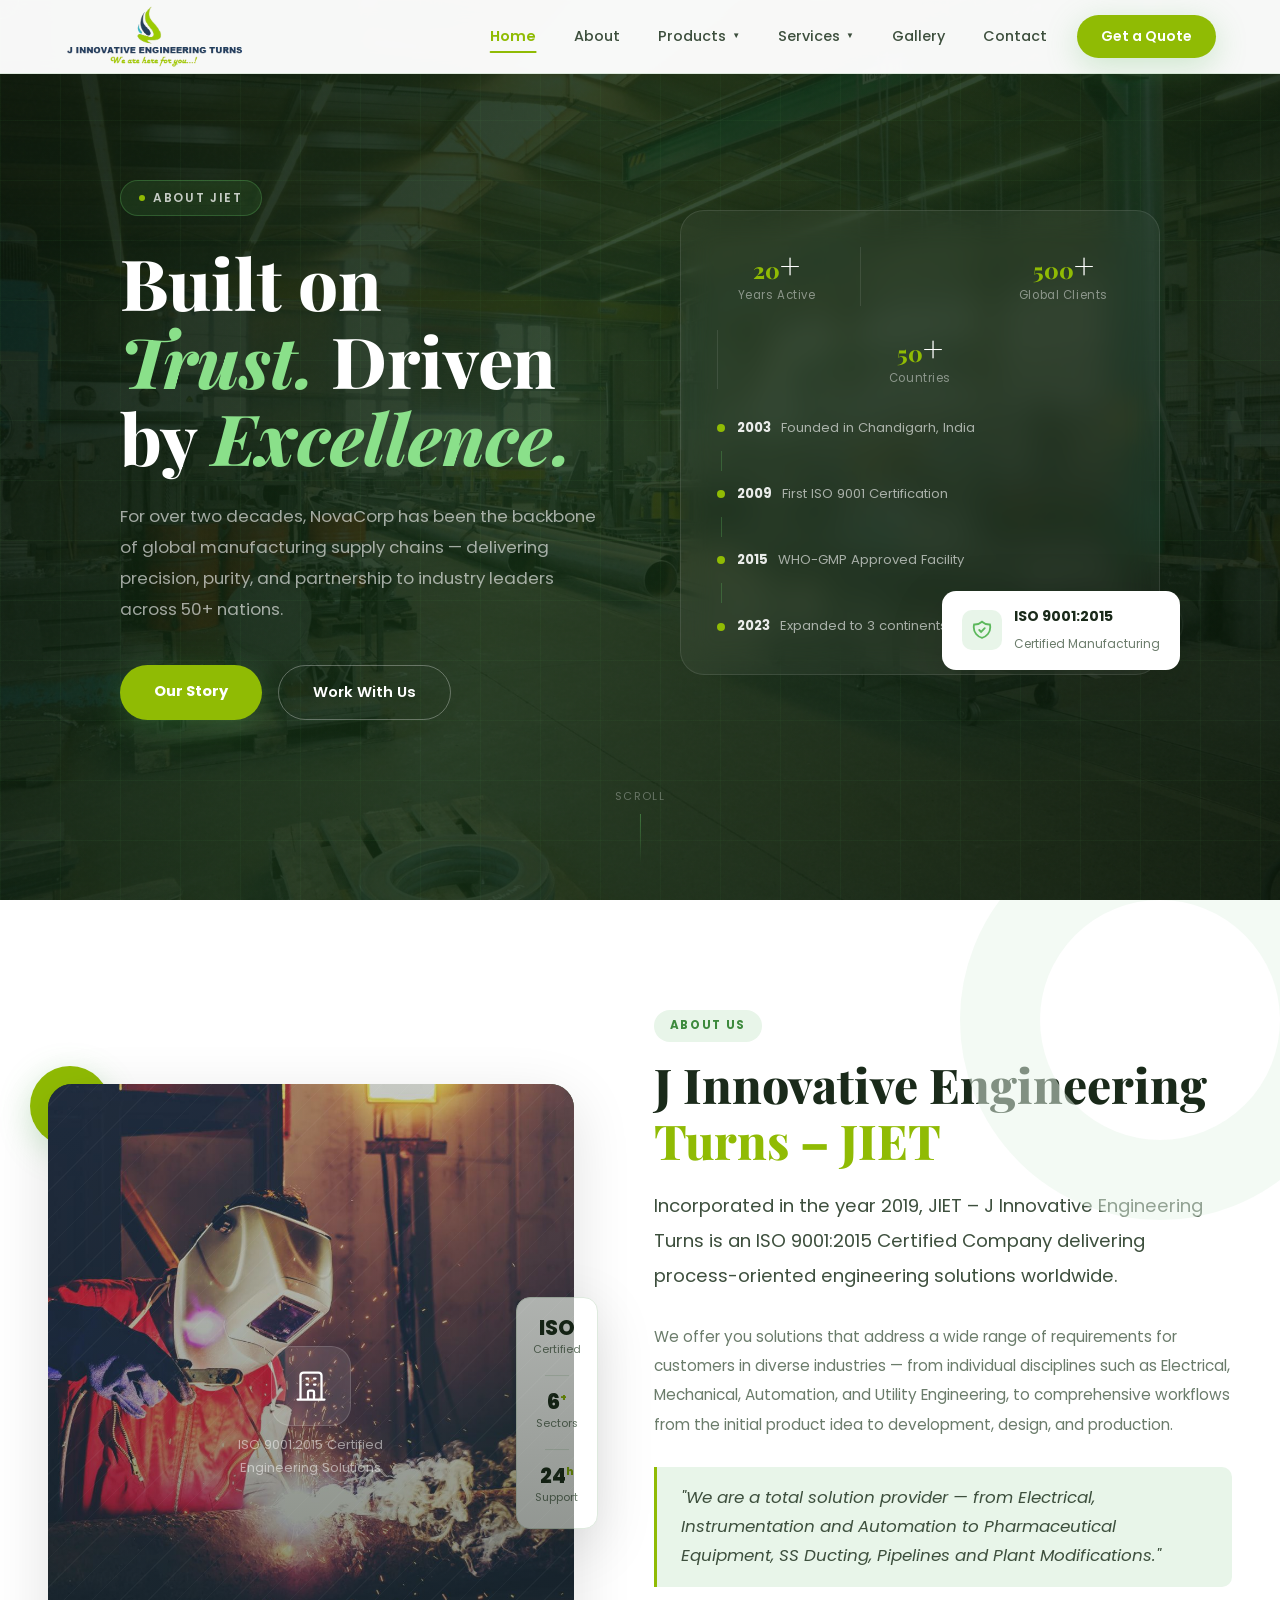
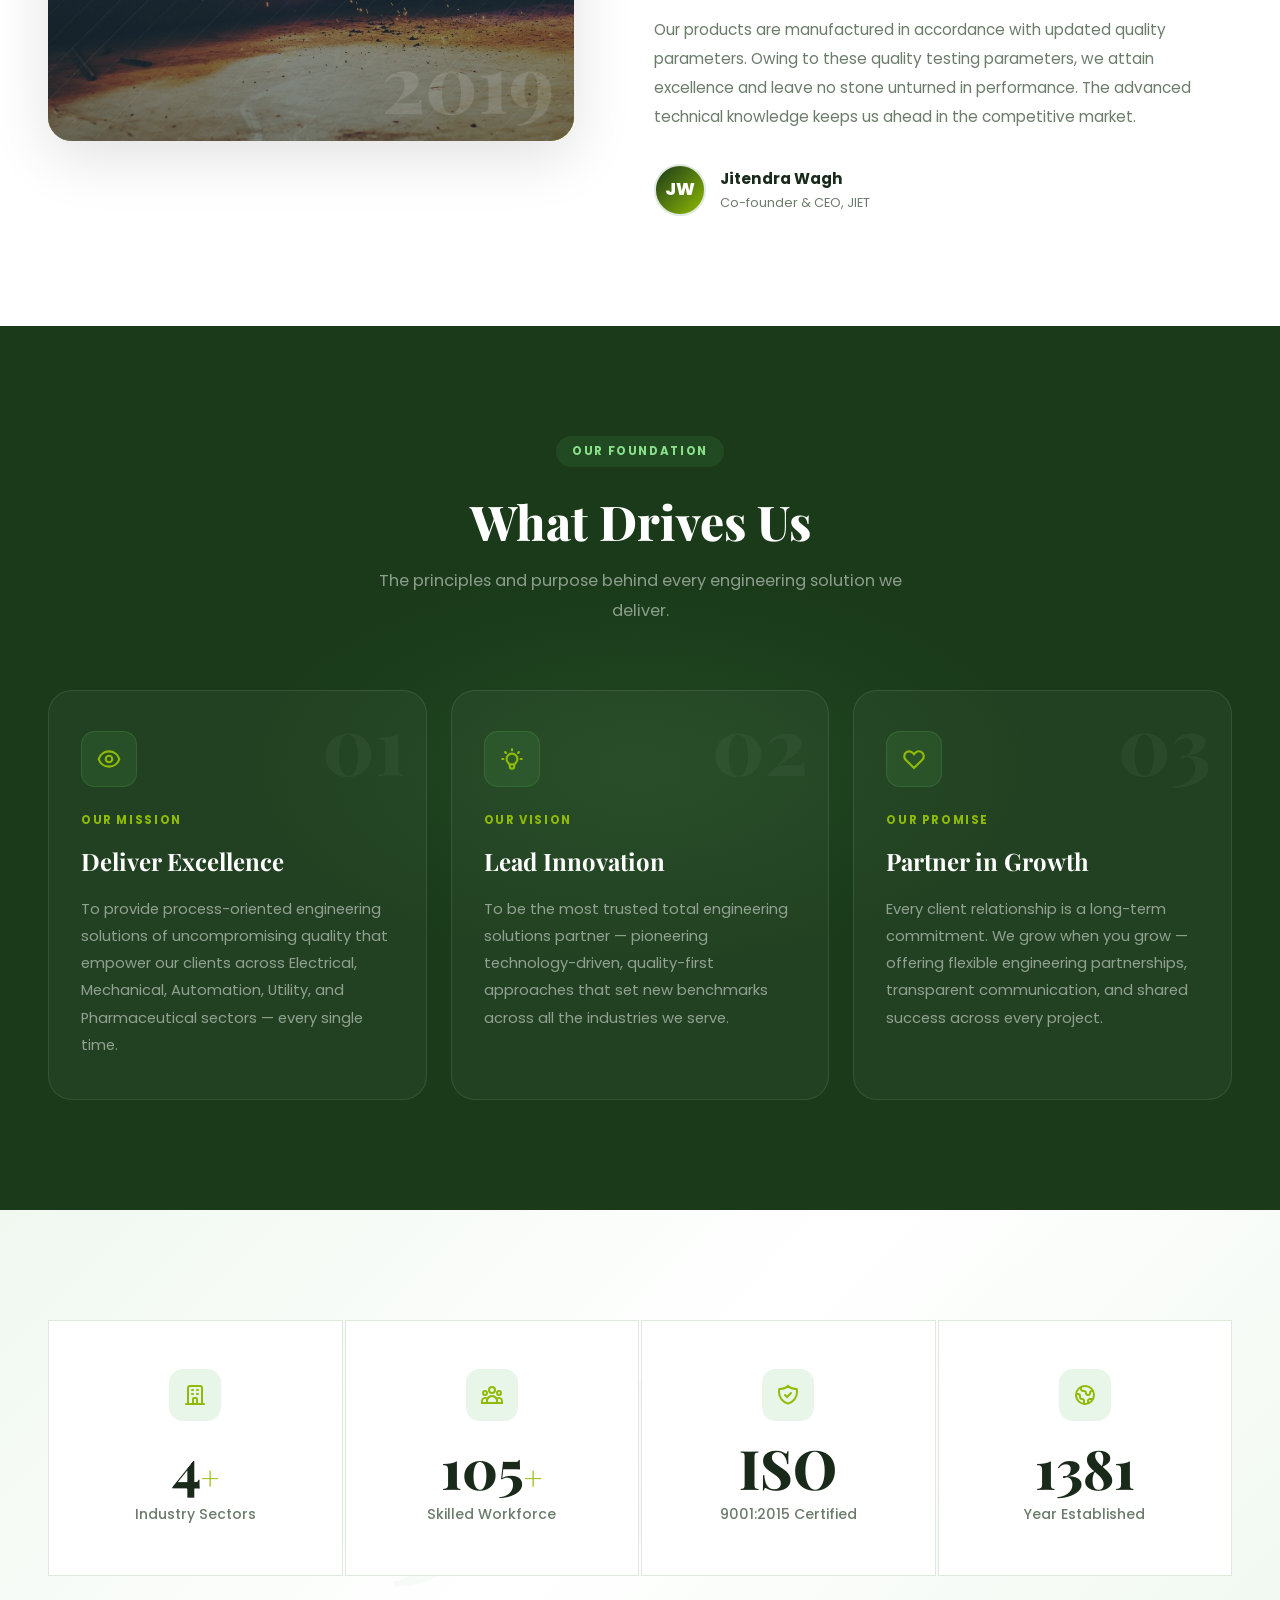
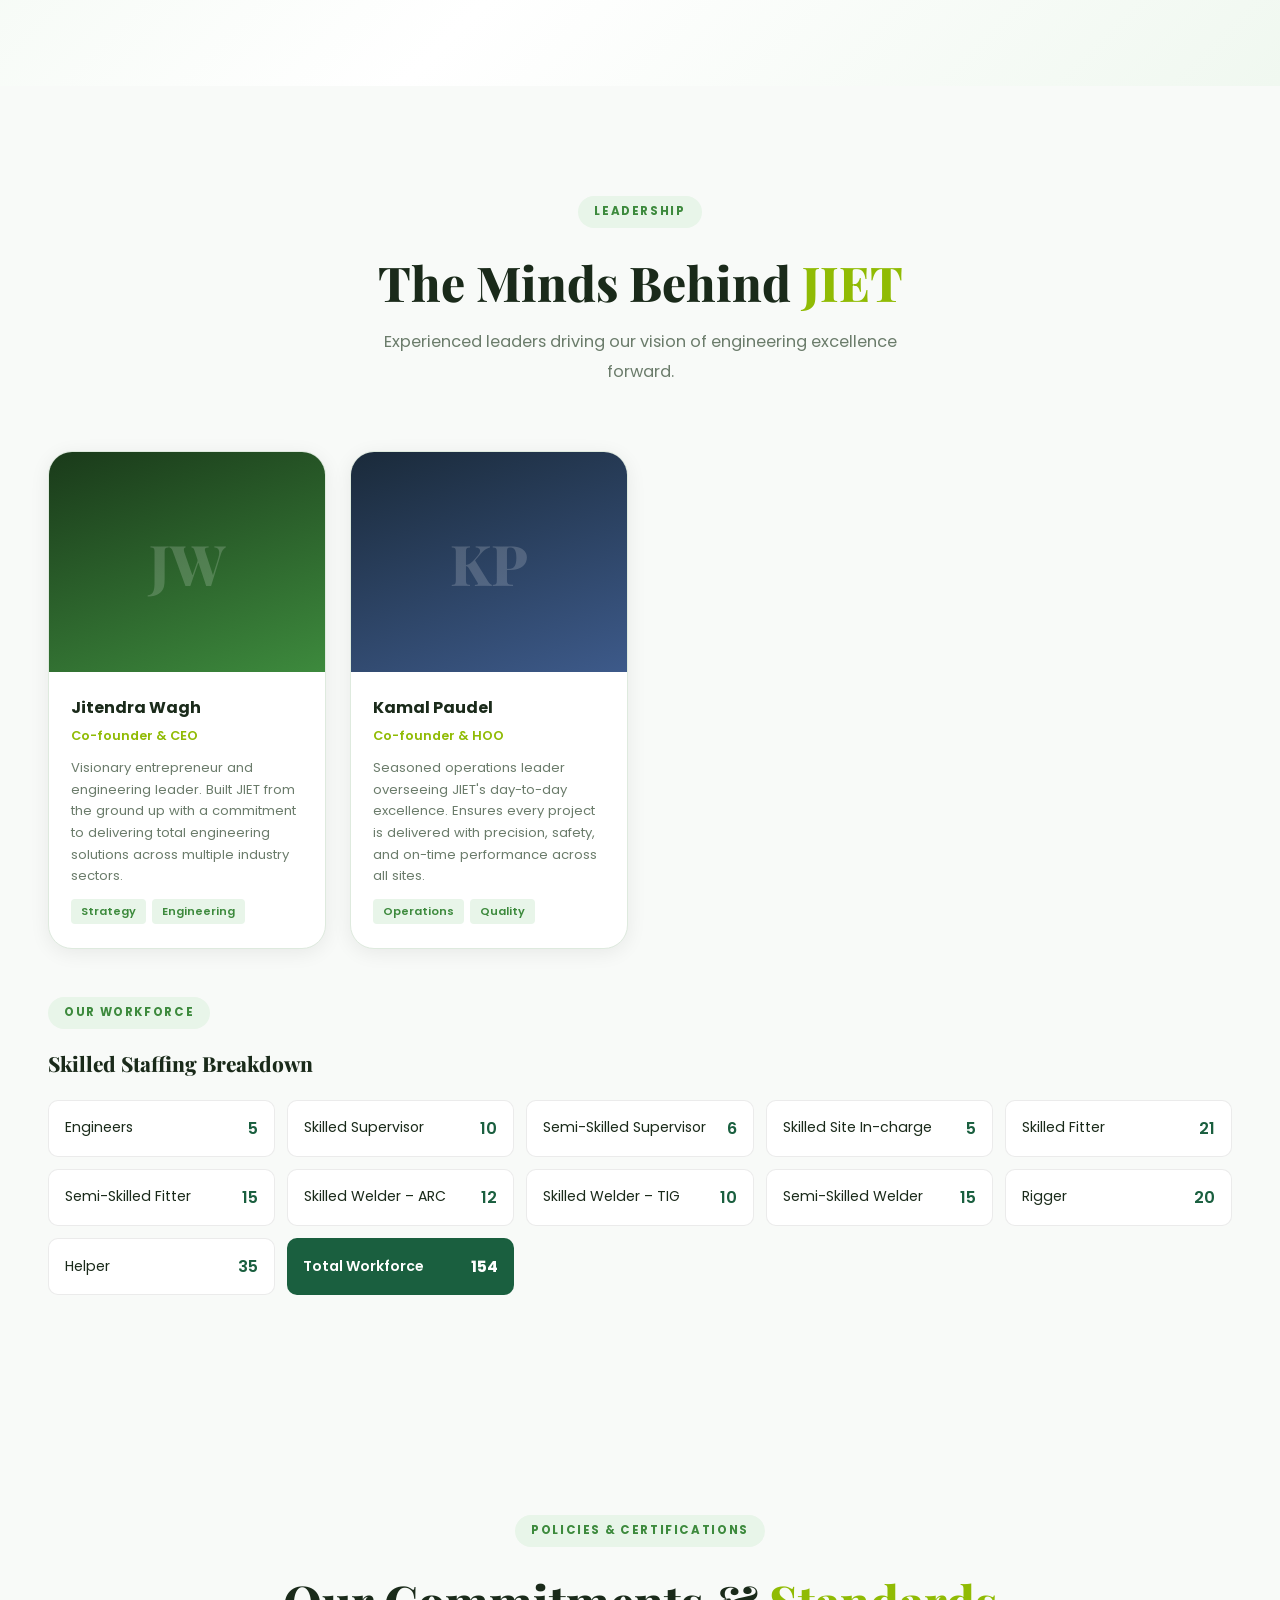
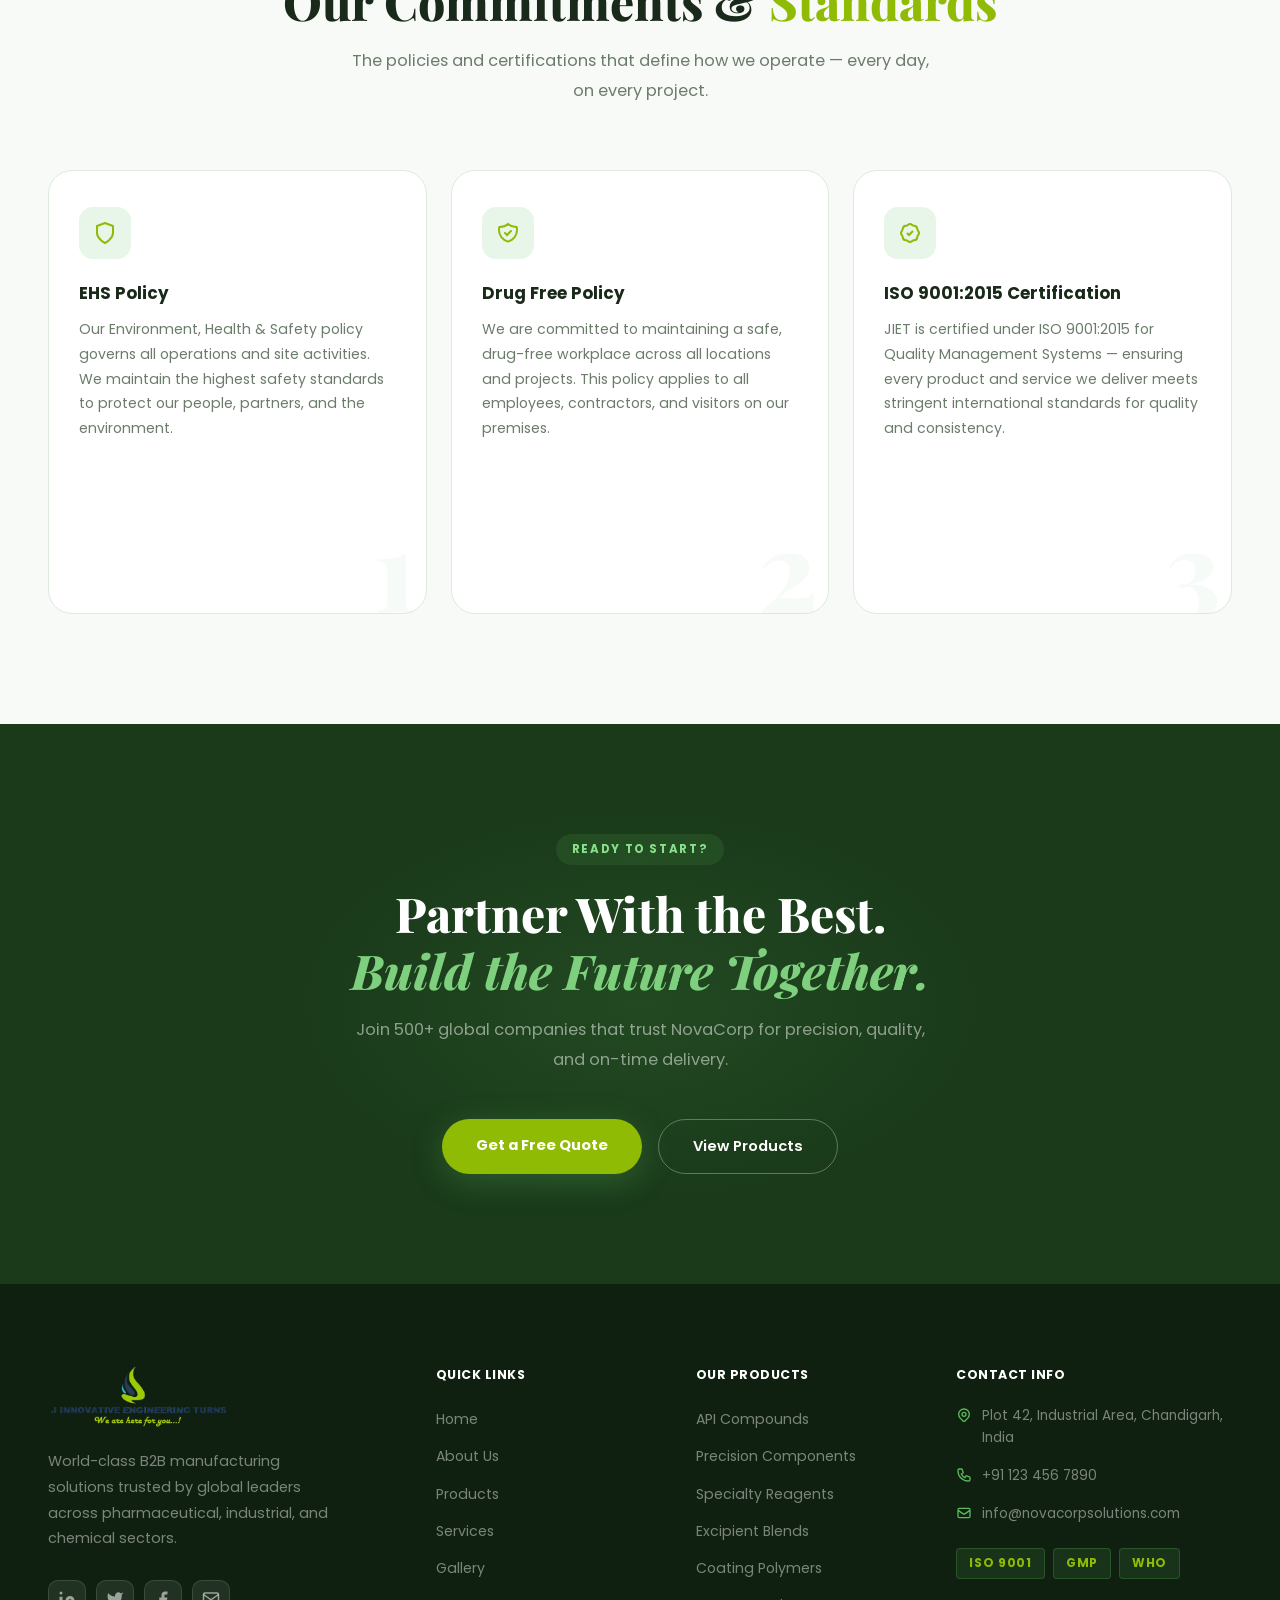
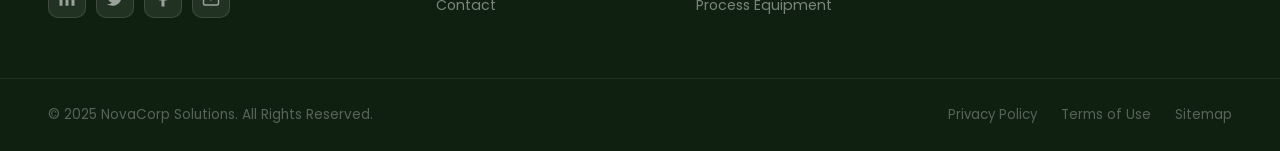
<file: about.html>
<!DOCTYPE html>
<html lang="en">
<head>
  <meta charset="UTF-8" />
  <meta name="viewport" content="width=device-width, initial-scale=1.0" />
  <title>About Us — jiet</title>
  <link rel="stylesheet" href="style.css" />
  <link rel="preconnect" href="https://fonts.googleapis.com" />
  <link href="https://fonts.googleapis.com/css2?family=Poppins:wght@300;400;500;600;700;800&family=Playfair+Display:ital,wght@0,700;0,800;1,700&display=swap" rel="stylesheet" />
  <style>

    /* ── Custom Cursor ── */
    .cursor {
      position: fixed;
      width: 12px; height: 12px;
      background: #5cb85c;
      border-radius: 50%;
      pointer-events: none;
      z-index: 99999;
      transform: translate(-50%, -50%);
      transition: width 0.2s, height 0.2s, opacity 0.2s;
      mix-blend-mode: multiply;
    }
    .cursor-ring {
      position: fixed;
      width: 38px; height: 38px;
      border: 1.5px solid rgba(92,184,92,0.5);
      border-radius: 50%;
      pointer-events: none;
      z-index: 99998;
      transform: translate(-50%, -50%);
      transition: transform 0.12s linear, width 0.25s, height 0.25s, border-color 0.25s;
    }
    .cursor.hovered { width: 20px; height: 20px; opacity: 0.6; }
    .cursor-ring.hovered { width: 56px; height: 56px; border-color: #5cb85c; }

    /* ── CSS Variables ── */
    :root {
      --green:#90bb04;
      --green-dark: #3d8a3d;
      --green-deep: #1a3a1a;
      --green-light: #e8f5e9;
      --green-glow: rgba(92,184,92,0.18);
      --white: #ffffff;
      --off-white: #f8faf8;
      --text: #1a2a1a;
      --text-mid: #3d4f3d;
      --text-muted: #6b7c6b;
      --border: #deeade;
      --shadow: 0 4px 20px rgba(0,0,0,0.07);
      --shadow-lg: 0 16px 60px rgba(0,0,0,0.12);
      --shadow-green: 0 8px 32px rgba(92,184,92,0.28);
      --radius: 16px;
      --radius-lg: 24px;
    }

    /* ── Navbar ── */

    /* ── Page Hero ── */
    
  </style>
</head>
<body>

  <!-- Custom Cursor -->
  <div class="cursor" id="cursor"></div>
  <div class="cursor-ring" id="cursorRing"></div>

  <!-- ═══════ NAVBAR ═══════ -->
 <nav class="navbar" id="navbar">
    <div class="nav-container" >
      <a href="/" class="nav-logo">
     
        <span class="logo-text" style="padding: 9%;"><img src="jietlogo.png" alt="jiet Logo" width="250"></span>
      </a>
      <ul class="nav-links" id="navLinks">
        <li><a href="home.html" class="nav-link active">Home</a></li>
        <li><a href="about.html" class="nav-link">About</a></li>
        <li class="nav-dropdown">
          <a href="products.html" class="nav-link dropdown-toggle">Products</a>
          <div class="dropdown-menu">
            <a href="#products" class="dropdown-item">Pharma Products</a>
            <a href="#products" class="dropdown-item">Industrial Components</a>
            <a href="#products" class="dropdown-item">Chemical Reagents</a>
            <a href="#products" class="dropdown-item">Specialty Blends</a>
          </div>
        </li>
        <li class="nav-dropdown">
          <a href="services.html" class="nav-link dropdown-toggle">Services</a>
          <div class="dropdown-menu">
            <a href="services.html" class="dropdown-item">All Services</a>
            <a href="service-ss-ms-fabrication.html" class="dropdown-item">SS &amp; MS Fabrication</a>
            <a href="service-fabrication-erection-equipment.html" class="dropdown-item">Fabrication &amp; Erection of Equipment</a>
            <a href="service-fabrication-erection-pipelines.html" class="dropdown-item">Fabrication and Erection of Pipelines</a>
            <a href="service-fabrication-erection-structures.html" class="dropdown-item">Fabrication &amp; Erection of Structures</a>
            <a href="service-industrial-painting-epoxy.html" class="dropdown-item">Industrial Painting &amp; Epoxy Services</a>
            <a href="service-hot-cold-insulations.html" class="dropdown-item">Hot &amp; Cold Insulations</a>
            <a href="service-amc-chemical-pharma.html" class="dropdown-item">AMC Services of Chemical and Pharmaceutical Plants</a>
          </div>
        </li>
        <li><a href="gallery.html" class="nav-link">Gallery</a></li>
        <li><a href="#contact" class="nav-link">Contact</a></li>
        <li><a href="#contact" class="nav-cta">Get a Quote</a></li>
      </ul>
      <button class="hamburger" id="hamburger" aria-label="Toggle Menu">
        <span></span><span></span><span></span>
      </button>
    </div>
  </nav>
  <!-- ═══════ PAGE HERO ═══════ -->
  <section class="page-hero" id="top">
    <img class="about-hero-bg-img" src="about-1.jpeg" alt="Industrial engineering facility background" fetchpriority="high" decoding="async"/>
    <div class="hero-noise"></div>
    <div class="hero-grid-lines"></div>
    <div class="hero-orb-1"></div>
    <div class="hero-orb-2"></div>

    <div class="hero-content-wrap">
      <div class="hero-left">
        <div class="page-label">About jiet</div>
        <h1 class="page-hero-title">
          Built on<br/>
          <em>Trust.</em> Driven<br/>
          by <em>Excellence.</em>
        </h1>
        <p class="page-hero-desc">
          For over two decades, NovaCorp has been the backbone of global manufacturing supply chains — delivering precision, purity, and partnership to industry leaders across 50+ nations.
        </p>
        <div class="hero-actions">
          <a href="#story" class="btn-prim">Our Story</a>
          <a href="index.html#contact" class="btn-ghost">Work With Us</a>
        </div>
      </div>

      <div class="hero-right">
        <div class="hero-main-card">
          <div class="hero-stat-row">
            <div class="hero-stat">
              <div class="hero-stat-num" data-target="20"><span>20</span>+</div>
              <div class="hero-stat-label">Years Active</div>
            </div>
            <div class="hero-stat-divider"></div>
            <div class="hero-stat">
              <div class="hero-stat-num"><span>500</span>+</div>
              <div class="hero-stat-label">Global Clients</div>
            </div>
            <div class="hero-stat-divider"></div>
            <div class="hero-stat">
              <div class="hero-stat-num"><span>50</span>+</div>
              <div class="hero-stat-label">Countries</div>
            </div>
          </div>
          <div class="hero-timeline-mini">
            <div class="htl-item"><div class="htl-dot"></div><div class="htl-text"><span class="htl-year">2003</span> Founded in Chandigarh, India</div></div>
            <div class="htl-line-v" style="margin-left:3.5px"></div>
            <div class="htl-item"><div class="htl-dot"></div><div class="htl-text"><span class="htl-year">2009</span> First ISO 9001 Certification</div></div>
            <div class="htl-line-v" style="margin-left:3.5px"></div>
            <div class="htl-item"><div class="htl-dot"></div><div class="htl-text"><span class="htl-year">2015</span> WHO-GMP Approved Facility</div></div>
            <div class="htl-line-v" style="margin-left:3.5px"></div>
            <div class="htl-item"><div class="htl-dot"></div><div class="htl-text"><span class="htl-year">2023</span> Expanded to 3 continents</div></div>
          </div>
        </div>
        <div class="cert-float">
          <div class="cert-icon">
            <svg width="22" height="22" viewBox="0 0 24 24" fill="none"><path d="M9 12l2 2 4-4m5.618-4.016A11.955 11.955 0 0112 2.944a11.955 11.955 0 01-8.618 3.04A12.02 12.02 0 003 9c0 5.591 3.824 10.29 9 11.622 5.176-1.332 9-6.03 9-11.622 0-1.042-.133-2.052-.382-3.016z" stroke="#5cb85c" stroke-width="2" stroke-linecap="round"/></svg>
          </div>
          <div>
            <strong>ISO 9001:2015</strong>
            <span>Certified Manufacturing</span>
          </div>
        </div>
      </div>
    </div>

    <div class="scroll-cue">
      <span>Scroll</span>
      <div class="scroll-cue-bar"></div>
    </div>
  </section>

  <!-- ═══════ OUR STORY ═══════ -->
  <!-- ═══════ ABOUT US - STORY SECTION ═══════ -->
<section class="story-bg section" id="story">
  <div class="story-deco"></div>
  <div class="container">
    <div class="story-grid">
      <div class="story-visual reveal left">
        <div class="story-corner-badge">
          <span class="b-num">5</span>
          <span class="b-txt">YEARS</span>
        </div>
        <div class="story-frame">
          <img class="story-frame-image" src="about-2.jpeg" alt="Welding and fabrication work" loading="lazy" decoding="async"/>
          <div class="story-frame-pattern"></div>
          <div class="story-frame-content">
            <div class="story-frame-icon">
              <svg width="36" height="36" viewBox="0 0 24 24" fill="none"><path d="M19 21V5a2 2 0 00-2-2H7a2 2 0 00-2 2v16m14 0h2m-2 0h-5m-9 0H3m2 0h5M9 7h1m-1 4h1m4-4h1m-1 4h1m-5 10v-5a1 1 0 011-1h2a1 1 0 011 1v5m-4 0h4" stroke="white" stroke-width="1.5" stroke-linecap="round"/></svg>
            </div>
            <p style="font-size:0.82rem;color:rgba(255,255,255,0.5);text-align:center;padding:0 24px">ISO 9001:2015 Certified<br/>Engineering Solutions</p>
            <div class="big-year">2019</div>
          </div>
        </div>
        <div class="story-side-strip">
          <div class="strip-item">
            <div class="strip-num">ISO</div>
            <div class="strip-lbl">Certified</div>
          </div>
          <div class="strip-sep"></div>
          <div class="strip-item">
            <div class="strip-num">6<sup>+</sup></div>
            <div class="strip-lbl">Sectors</div>
          </div>
          <div class="strip-sep"></div>
          <div class="strip-item">
            <div class="strip-num">24<sup>h</sup></div>
            <div class="strip-lbl">Support</div>
          </div>
        </div>
      </div>
      <div class="story-text reveal right">
        <span class="section-tag">About Us</span>
        <h2 class="section-title">J Innovative Engineering<br/><span class="accent">Turns – JIET</span></h2>
        <p class="story-intro">
          Incorporated in the year 2019, JIET – J Innovative Engineering Turns is an ISO 9001:2015 Certified Company delivering process-oriented engineering solutions worldwide.
        </p>
        <p class="story-body">
          We offer you solutions that address a wide range of requirements for customers in diverse industries — from individual disciplines such as Electrical, Mechanical, Automation, and Utility Engineering, to comprehensive workflows from the initial product idea to development, design, and production.
        </p>
        <blockquote class="story-highlight">
          "We are a total solution provider — from Electrical, Instrumentation and Automation to Pharmaceutical Equipment, SS Ducting, Pipelines and Plant Modifications."
        </blockquote>
        <p class="story-body">
          Our products are manufactured in accordance with updated quality parameters. Owing to these quality testing parameters, we attain excellence and leave no stone unturned in performance. The advanced technical knowledge keeps us ahead in the competitive market.
        </p>
        <div class="story-signature">
          <div class="sig-avatar">JW</div>
          <div>
            <div class="sig-name">Jitendra Wagh</div>
            <div class="sig-title">Co-founder &amp; CEO, JIET</div>
          </div>
        </div>
      </div>
    </div>
  </div>
</section>

<!-- ═══════ MISSION / VISION / VALUES ═══════ -->
<section class="mvv-section section">
  <div class="mvv-glow"></div>
  <div class="container">
    <div class="mvv-header reveal">
      <span class="section-tag" style="background:rgba(92,184,92,0.12);color:#8ae08a;">Our Foundation</span>
      <h2 class="section-title" style="color:white;margin-top:12px;">What Drives Us</h2>
      <p class="section-desc" style="margin:14px auto 0;">The principles and purpose behind every engineering solution we deliver.</p>
    </div>
    <div class="mvv-grid">
      <div class="mvv-card reveal reveal-d1">
        <div class="mvv-number">01</div>
        <div class="mvv-icon">
          <svg width="26" height="26" viewBox="0 0 24 24" fill="none"><path d="M15 12a3 3 0 11-6 0 3 3 0 016 0z" stroke="currentColor" stroke-width="2"/><path d="M2.458 12C3.732 7.943 7.523 5 12 5c4.478 0 8.268 2.943 9.542 7-1.274 4.057-5.064 7-9.542 7-4.477 0-8.268-2.943-9.542-7z" stroke="currentColor" stroke-width="2"/></svg>
        </div>
        <div class="mvv-label">Our Mission</div>
        <h3>Deliver Excellence</h3>
        <p>To provide process-oriented engineering solutions of uncompromising quality that empower our clients across Electrical, Mechanical, Automation, Utility, and Pharmaceutical sectors — every single time.</p>
      </div>
      <div class="mvv-card reveal reveal-d2">
        <div class="mvv-number">02</div>
        <div class="mvv-icon">
          <svg width="26" height="26" viewBox="0 0 24 24" fill="none"><path d="M9.663 17h4.673M12 3v1m6.364 1.636l-.707.707M21 12h-1M4 12H3m3.343-5.657l-.707-.707m2.828 9.9a5 5 0 117.072 0l-.548.547A3.374 3.374 0 0014 18.469V19a2 2 0 11-4 0v-.531c0-.895-.356-1.754-.988-2.386l-.548-.547z" stroke="currentColor" stroke-width="2" stroke-linecap="round"/></svg>
        </div>
        <div class="mvv-label">Our Vision</div>
        <h3>Lead Innovation</h3>
        <p>To be the most trusted total engineering solutions partner — pioneering technology-driven, quality-first approaches that set new benchmarks across all the industries we serve.</p>
      </div>
      <div class="mvv-card reveal reveal-d3">
        <div class="mvv-number">03</div>
        <div class="mvv-icon">
          <svg width="26" height="26" viewBox="0 0 24 24" fill="none"><path d="M4.318 6.318a4.5 4.5 0 000 6.364L12 20.364l7.682-7.682a4.5 4.5 0 00-6.364-6.364L12 7.636l-1.318-1.318a4.5 4.5 0 00-6.364 0z" stroke="currentColor" stroke-width="2" stroke-linecap="round"/></svg>
        </div>
        <div class="mvv-label">Our Promise</div>
        <h3>Partner in Growth</h3>
        <p>Every client relationship is a long-term commitment. We grow when you grow — offering flexible engineering partnerships, transparent communication, and shared success across every project.</p>
      </div>
    </div>
  </div>
</section>

<!-- ═══════ STATS ═══════ -->
<section class="stats-section section">
  <div class="stats-bg-text">JIET</div>
  <div class="container">
    <div class="stats-grid">
      <div class="stat-block reveal reveal-d1">
        <div class="stat-icon">
          <svg width="24" height="24" viewBox="0 0 24 24" fill="none"><path d="M19 21V5a2 2 0 00-2-2H7a2 2 0 00-2 2v16m14 0h2m-2 0h-5m-9 0H3m2 0h5M9 7h1m-1 4h1m4-4h1m-1 4h1m-5 10v-5a1 1 0 011-1h2a1 1 0 011 1v5m-4 0h4" stroke="currentColor" stroke-width="2" stroke-linecap="round"/></svg>
        </div>
        <div class="stat-big"><span class="counter" data-target="6">0</span><span class="unit">+</span></div>
        <div class="stat-label-sm">Industry Sectors</div>
      </div>
      <div class="stat-block reveal reveal-d2">
        <div class="stat-icon">
          <svg width="24" height="24" viewBox="0 0 24 24" fill="none"><path d="M17 20h5v-2a3 3 0 00-5.356-1.857M17 20H7m10 0v-2c0-.656-.126-1.283-.356-1.857M7 20H2v-2a3 3 0 015.356-1.857M7 20v-2c0-.656.126-1.283.356-1.857m0 0a5.002 5.002 0 019.288 0M15 7a3 3 0 11-6 0 3 3 0 016 0zm6 3a2 2 0 11-4 0 2 2 0 014 0zM7 10a2 2 0 11-4 0 2 2 0 014 0z" stroke="currentColor" stroke-width="2" stroke-linecap="round"/></svg>
        </div>
        <div class="stat-big"><span class="counter" data-target="154">0</span><span class="unit">+</span></div>
        <div class="stat-label-sm">Skilled Workforce</div>
      </div>
      <div class="stat-block reveal reveal-d3">
        <div class="stat-icon">
          <svg width="24" height="24" viewBox="0 0 24 24" fill="none"><path d="M9 12l2 2 4-4m5.618-4.016A11.955 11.955 0 0112 2.944a11.955 11.955 0 01-8.618 3.04A12.02 12.02 0 003 9c0 5.591 3.824 10.29 9 11.622 5.176-1.332 9-6.03 9-11.622 0-1.042-.133-2.052-.382-3.016z" stroke="currentColor" stroke-width="2" stroke-linecap="round"/></svg>
        </div>
        <div class="stat-big">ISO</div>
        <div class="stat-label-sm">9001:2015 Certified</div>
      </div>
      <div class="stat-block reveal reveal-d4">
        <div class="stat-icon">
          <svg width="24" height="24" viewBox="0 0 24 24" fill="none"><path d="M3.055 11H5a2 2 0 012 2v1a2 2 0 002 2 2 2 0 012 2v2.945M8 3.935V5.5A2.5 2.5 0 0010.5 8h.5a2 2 0 012 2 2 2 0 104 0 2 2 0 012-2h1.064M15 20.488V18a2 2 0 012-2h3.064M21 12a9 9 0 11-18 0 9 9 0 0118 0z" stroke="currentColor" stroke-width="2" stroke-linecap="round"/></svg>
        </div>
        <div class="stat-big"><span class="counter" data-target="2019">0</span></div>
        <div class="stat-label-sm">Year Established</div>
      </div>
    </div>
  </div>
</section>

<!-- ═══════ LEADERSHIP TEAM ═══════ -->
<section class="team-section section">
  <div class="container">
    <div class="team-header reveal">
      <span class="section-tag">Leadership</span>
      <h2 class="section-title" style="margin-top:12px;">The Minds Behind <span class="accent">JIET</span></h2>
      <p class="section-desc" style="margin:14px auto 0;">Experienced leaders driving our vision of engineering excellence forward.</p>
    </div>
    <div class="team-grid">

      <!-- Co-founder & CEO -->
      <div class="team-card reveal reveal-d1">
        <div class="team-img">
          <div class="team-img-bg t1"></div>
          <!-- Replace the line below with: <img src="jitendra-wagh.jpg" alt="Jitendra Wagh" style="width:100%;height:100%;object-fit:cover;border-radius:inherit;"> -->
          <div class="team-img-initial">JW</div>
          <div class="team-connect-overlay">
            <a href="#" class="tc-icon" aria-label="LinkedIn">
              <svg width="16" height="16" viewBox="0 0 24 24" fill="currentColor"><path d="M16 8a6 6 0 016 6v7h-4v-7a2 2 0 00-2-2 2 2 0 00-2 2v7h-4v-7a6 6 0 016-6zM2 9h4v12H2z"/><circle cx="4" cy="4" r="2"/></svg>
            </a>
            <a href="#" class="tc-icon" aria-label="Email">
              <svg width="16" height="16" viewBox="0 0 24 24" fill="none" stroke="currentColor" stroke-width="2"><path d="M4 4h16c1.1 0 2 .9 2 2v12c0 1.1-.9 2-2 2H4c-1.1 0-2-.9-2-2V6c0-1.1.9-2 2-2z"/><polyline points="22,6 12,13 2,6"/></svg>
            </a>
          </div>
        </div>
        <div class="team-info">
          <div class="team-name">Jitendra Wagh</div>
          <div class="team-role">Co-founder &amp; CEO</div>
          <div class="team-bio">Visionary entrepreneur and engineering leader. Built JIET from the ground up with a commitment to delivering total engineering solutions across multiple industry sectors.</div>
          <div class="team-tag-row">
            <span class="team-tag">Strategy</span>
            <span class="team-tag">Engineering</span>
          </div>
        </div>
      </div>

      <!-- Co-founder & HOO -->
      <div class="team-card reveal reveal-d2">
        <div class="team-img">
          <div class="team-img-bg t2"></div>
          <!-- Replace the line below with: <img src="kamal-paudel.jpg" alt="Kamal Paudel" style="width:100%;height:100%;object-fit:cover;border-radius:inherit;"> -->
          <div class="team-img-initial">KP</div>
          <div class="team-connect-overlay">
            <a href="#" class="tc-icon">
              <svg width="16" height="16" viewBox="0 0 24 24" fill="currentColor"><path d="M16 8a6 6 0 016 6v7h-4v-7a2 2 0 00-2-2 2 2 0 00-2 2v7h-4v-7a6 6 0 016-6zM2 9h4v12H2z"/><circle cx="4" cy="4" r="2"/></svg>
            </a>
            <a href="#" class="tc-icon">
              <svg width="16" height="16" viewBox="0 0 24 24" fill="none" stroke="currentColor" stroke-width="2"><path d="M4 4h16c1.1 0 2 .9 2 2v12c0 1.1-.9 2-2 2H4c-1.1 0-2-.9-2-2V6c0-1.1.9-2 2-2z"/><polyline points="22,6 12,13 2,6"/></svg>
            </a>
          </div>
        </div>
        <div class="team-info">
          <div class="team-name">Kamal Paudel</div>
          <div class="team-role">Co-founder &amp; HOO</div>
          <div class="team-bio">Seasoned operations leader overseeing JIET's day-to-day excellence. Ensures every project is delivered with precision, safety, and on-time performance across all sites.</div>
          <div class="team-tag-row">
            <span class="team-tag">Operations</span>
            <span class="team-tag">Quality</span>
          </div>
        </div>
      </div>

    </div>

    <!-- ── STAFFING TABLE ── -->
    <div style="margin-top:3rem;">
      <div class="team-header reveal" style="text-align:left;margin-bottom:1.5rem;">
        <span class="section-tag">Our Workforce</span>
        <h3 class="section-title" style="margin-top:8px;font-size:1.3rem;">Skilled Staffing Breakdown</h3>
      </div>
      <div style="display:grid;grid-template-columns:repeat(auto-fit,minmax(200px,1fr));gap:12px;" class="reveal">

        <div style="background:var(--card-bg,#fff);border:1px solid rgba(0,0,0,0.08);border-radius:10px;padding:14px 16px;display:flex;align-items:center;justify-content:space-between;">
          <span style="font-size:0.88rem;color:inherit;">Engineers</span>
          <span style="font-size:1rem;font-weight:600;color:var(--accent-color,#1a5f3f);">5</span>
        </div>
        <div style="background:var(--card-bg,#fff);border:1px solid rgba(0,0,0,0.08);border-radius:10px;padding:14px 16px;display:flex;align-items:center;justify-content:space-between;">
          <span style="font-size:0.88rem;color:inherit;">Skilled Supervisor</span>
          <span style="font-size:1rem;font-weight:600;color:var(--accent-color,#1a5f3f);">10</span>
        </div>
        <div style="background:var(--card-bg,#fff);border:1px solid rgba(0,0,0,0.08);border-radius:10px;padding:14px 16px;display:flex;align-items:center;justify-content:space-between;">
          <span style="font-size:0.88rem;color:inherit;">Semi-Skilled Supervisor</span>
          <span style="font-size:1rem;font-weight:600;color:var(--accent-color,#1a5f3f);">6</span>
        </div>
        <div style="background:var(--card-bg,#fff);border:1px solid rgba(0,0,0,0.08);border-radius:10px;padding:14px 16px;display:flex;align-items:center;justify-content:space-between;">
          <span style="font-size:0.88rem;color:inherit;">Skilled Site In-charge</span>
          <span style="font-size:1rem;font-weight:600;color:var(--accent-color,#1a5f3f);">5</span>
        </div>
        <div style="background:var(--card-bg,#fff);border:1px solid rgba(0,0,0,0.08);border-radius:10px;padding:14px 16px;display:flex;align-items:center;justify-content:space-between;">
          <span style="font-size:0.88rem;color:inherit;">Skilled Fitter</span>
          <span style="font-size:1rem;font-weight:600;color:var(--accent-color,#1a5f3f);">21</span>
        </div>
        <div style="background:var(--card-bg,#fff);border:1px solid rgba(0,0,0,0.08);border-radius:10px;padding:14px 16px;display:flex;align-items:center;justify-content:space-between;">
          <span style="font-size:0.88rem;color:inherit;">Semi-Skilled Fitter</span>
          <span style="font-size:1rem;font-weight:600;color:var(--accent-color,#1a5f3f);">15</span>
        </div>
        <div style="background:var(--card-bg,#fff);border:1px solid rgba(0,0,0,0.08);border-radius:10px;padding:14px 16px;display:flex;align-items:center;justify-content:space-between;">
          <span style="font-size:0.88rem;color:inherit;">Skilled Welder – ARC</span>
          <span style="font-size:1rem;font-weight:600;color:var(--accent-color,#1a5f3f);">12</span>
        </div>
        <div style="background:var(--card-bg,#fff);border:1px solid rgba(0,0,0,0.08);border-radius:10px;padding:14px 16px;display:flex;align-items:center;justify-content:space-between;">
          <span style="font-size:0.88rem;color:inherit;">Skilled Welder – TIG</span>
          <span style="font-size:1rem;font-weight:600;color:var(--accent-color,#1a5f3f);">10</span>
        </div>
        <div style="background:var(--card-bg,#fff);border:1px solid rgba(0,0,0,0.08);border-radius:10px;padding:14px 16px;display:flex;align-items:center;justify-content:space-between;">
          <span style="font-size:0.88rem;color:inherit;">Semi-Skilled Welder</span>
          <span style="font-size:1rem;font-weight:600;color:var(--accent-color,#1a5f3f);">15</span>
        </div>
        <div style="background:var(--card-bg,#fff);border:1px solid rgba(0,0,0,0.08);border-radius:10px;padding:14px 16px;display:flex;align-items:center;justify-content:space-between;">
          <span style="font-size:0.88rem;color:inherit;">Rigger</span>
          <span style="font-size:1rem;font-weight:600;color:var(--accent-color,#1a5f3f);">20</span>
        </div>
        <div style="background:var(--card-bg,#fff);border:1px solid rgba(0,0,0,0.08);border-radius:10px;padding:14px 16px;display:flex;align-items:center;justify-content:space-between;">
          <span style="font-size:0.88rem;color:inherit;">Helper</span>
          <span style="font-size:1rem;font-weight:600;color:var(--accent-color,#1a5f3f);">35</span>
        </div>
        <div style="background:var(--accent-color,#1a5f3f);border-radius:10px;padding:14px 16px;display:flex;align-items:center;justify-content:space-between;">
          <span style="font-size:0.88rem;color:#fff;font-weight:600;">Total Workforce</span>
          <span style="font-size:1rem;font-weight:700;color:#fff;">154</span>
        </div>

      </div>
    </div>
  </div>
</section>

<!-- ═══════ POLICIES & CERTIFICATIONS ═══════ -->
<section class="values-section section">
  <div class="container">
    <div class="values-header reveal">
      <span class="section-tag">Policies &amp; Certifications</span>
      <h2 class="section-title" style="margin-top:12px;">Our Commitments &amp; <span class="accent">Standards</span></h2>
      <p class="section-desc" style="margin:14px auto 0;">The policies and certifications that define how we operate — every day, on every project.</p>
    </div>
    <div class="values-grid">

      <!-- EHS Policy -->
      <div class="value-card reveal reveal-d1" data-num="1">
        <div class="value-icon">
          <svg width="24" height="24" viewBox="0 0 24 24" fill="none"><path d="M12 22s8-4 8-10V5l-8-3-8 3v7c0 6 8 10 8 10z" stroke="currentColor" stroke-width="2" stroke-linecap="round" stroke-linejoin="round"/></svg>
        </div>
        <h3>EHS Policy</h3>
        <p>Our Environment, Health &amp; Safety policy governs all operations and site activities. We maintain the highest safety standards to protect our people, partners, and the environment.</p>
        <!-- Certificate Image: Replace src with your actual EHS certificate image path -->
        <div style="margin-top:16px;width:100%;height:120px;border:2px dashed rgba(255,255,255,0.15);border-radius:8px;display:flex;flex-direction:column;align-items:center;justify-content:center;gap:6px;cursor:pointer;">
          <svg width="28" height="28" viewBox="0 0 24 24" fill="none"><path d="M4 16l4.586-4.586a2 2 0 012.828 0L16 16m-2-2l1.586-1.586a2 2 0 012.828 0L20 14m-6-6h.01M6 20h12a2 2 0 002-2V6a2 2 0 00-2-2H6a2 2 0 00-2 2v12a2 2 0 002 2z" stroke="rgba(255,255,255,0.4)" stroke-width="1.5" stroke-linecap="round"/></svg>
          <span style="font-size:0.75rem;color:rgba(255,255,255,0.35);">Attach EHS Certificate Image</span>
          <!-- To add image: <img src="ehs-certificate.jpg" alt="EHS Policy Certificate" style="width:100%;height:100%;object-fit:contain;border-radius:6px;"> -->
        </div>
      </div>

      <!-- Drug Free Policy -->
      <div class="value-card reveal reveal-d2" data-num="2">
        <div class="value-icon">
          <svg width="24" height="24" viewBox="0 0 24 24" fill="none"><path d="M9 12l2 2 4-4m5.618-4.016A11.955 11.955 0 0112 2.944a11.955 11.955 0 01-8.618 3.04A12.02 12.02 0 003 9c0 5.591 3.824 10.29 9 11.622 5.176-1.332 9-6.03 9-11.622 0-1.042-.133-2.052-.382-3.016z" stroke="currentColor" stroke-width="2" stroke-linecap="round"/></svg>
        </div>
        <h3>Drug Free Policy</h3>
        <p>We are committed to maintaining a safe, drug-free workplace across all locations and projects. This policy applies to all employees, contractors, and visitors on our premises.</p>
        <!-- Certificate Image: Replace src with your actual Drug Free Policy image path -->
        <div style="margin-top:16px;width:100%;height:120px;border:2px dashed rgba(255,255,255,0.15);border-radius:8px;display:flex;flex-direction:column;align-items:center;justify-content:center;gap:6px;cursor:pointer;">
          <svg width="28" height="28" viewBox="0 0 24 24" fill="none"><path d="M4 16l4.586-4.586a2 2 0 012.828 0L16 16m-2-2l1.586-1.586a2 2 0 012.828 0L20 14m-6-6h.01M6 20h12a2 2 0 002-2V6a2 2 0 00-2-2H6a2 2 0 00-2 2v12a2 2 0 002 2z" stroke="rgba(255,255,255,0.4)" stroke-width="1.5" stroke-linecap="round"/></svg>
          <span style="font-size:0.75rem;color:rgba(255,255,255,0.35);">Attach Drug Free Policy Document</span>
          <!-- To add image: <img src="drug-free-policy.jpg" alt="Drug Free Policy" style="width:100%;height:100%;object-fit:contain;border-radius:6px;"> -->
        </div>
      </div>

      <!-- ISO Certification -->
      <div class="value-card reveal reveal-d3" data-num="3">
        <div class="value-icon">
          <svg width="24" height="24" viewBox="0 0 24 24" fill="none"><path d="M9 12l2 2 4-4M7.835 4.697a3.42 3.42 0 001.946-.806 3.42 3.42 0 014.438 0 3.42 3.42 0 001.946.806 3.42 3.42 0 013.138 3.138 3.42 3.42 0 00.806 1.946 3.42 3.42 0 010 4.438 3.42 3.42 0 00-.806 1.946 3.42 3.42 0 01-3.138 3.138 3.42 3.42 0 00-1.946.806 3.42 3.42 0 01-4.438 0 3.42 3.42 0 00-1.946-.806 3.42 3.42 0 01-3.138-3.138 3.42 3.42 0 00-.806-1.946 3.42 3.42 0 010-4.438 3.42 3.42 0 00.806-1.946 3.42 3.42 0 013.138-3.138z" stroke="currentColor" stroke-width="2"/></svg>
        </div>
        <h3>ISO 9001:2015 Certification</h3>
        <p>JIET is certified under ISO 9001:2015 for Quality Management Systems — ensuring every product and service we deliver meets stringent international standards for quality and consistency.</p>
        <!-- Certificate Image: Replace src with your actual ISO certificate image path -->
        <div style="margin-top:16px;width:100%;height:120px;border:2px dashed rgba(255,255,255,0.15);border-radius:8px;display:flex;flex-direction:column;align-items:center;justify-content:center;gap:6px;cursor:pointer;">
          <svg width="28" height="28" viewBox="0 0 24 24" fill="none"><path d="M4 16l4.586-4.586a2 2 0 012.828 0L16 16m-2-2l1.586-1.586a2 2 0 012.828 0L20 14m-6-6h.01M6 20h12a2 2 0 002-2V6a2 2 0 00-2-2H6a2 2 0 00-2 2v12a2 2 0 002 2z" stroke="rgba(255,255,255,0.4)" stroke-width="1.5" stroke-linecap="round"/></svg>
          <span style="font-size:0.75rem;color:rgba(255,255,255,0.35);">Attach ISO Certificate Image</span>
          <!-- To add image: <img src="iso-certificate.jpg" alt="ISO 9001:2015 Certificate" style="width:100%;height:100%;object-fit:contain;border-radius:6px;"> -->
        </div>
      </div>

    </div>
  </div>
</section>

  <!-- ═══════ CTA ═══════ -->
  <section class="cta-section">
    <div class="cta-orb"></div>
    <div class="container" style="position:relative;z-index:1;">
      <div class="reveal">
        <span class="section-tag" style="background:rgba(92,184,92,0.12);color:#8ae08a;margin-bottom:20px;">Ready to Start?</span>
        <h2 class="section-title">Partner With the Best.<br/><span style="color:#7ed07e;font-style:italic;">Build the Future Together.</span></h2>
        <p class="section-desc" style="color:rgba(255,255,255,0.5);margin:16px auto 44px;">Join 500+ global companies that trust NovaCorp for precision, quality, and on-time delivery.</p>
        <div class="cta-btns">
          <a href="index.html#contact" class="btn-prim">Get a Free Quote</a>
          <a href="index.html#products" class="btn-ghost">View Products</a>
        </div>
      </div>
    </div>
  </section>

  <!-- ═══════ FOOTER STRIP ═══════ -->
 <footer class="footer">
    <div class="footer-top">
      <div class="container footer-grid">
        <div class="footer-brand">
          <a href="index.html" class="nav-logo footer-logo">
            <span class="logo-text" style="padding: 9%;"><img src="jietlogo.png" alt="jiet Logo" width="250"></span>
          </a>
          <p>World-class B2B manufacturing solutions trusted by global leaders across pharmaceutical, industrial, and chemical sectors.</p>
          <div class="social-links">
            <a href="#" aria-label="LinkedIn" class="social-icon">
              <svg width="18" height="18" viewBox="0 0 24 24" fill="currentColor"><path d="M16 8a6 6 0 016 6v7h-4v-7a2 2 0 00-2-2 2 2 0 00-2 2v7h-4v-7a6 6 0 016-6zM2 9h4v12H2z"/><circle cx="4" cy="4" r="2"/></svg>
            </a>
            <a href="#" aria-label="Twitter" class="social-icon">
              <svg width="18" height="18" viewBox="0 0 24 24" fill="currentColor"><path d="M23 3a10.9 10.9 0 01-3.14 1.53 4.48 4.48 0 00-7.86 3v1A10.66 10.66 0 013 4s-4 9 5 13a11.64 11.64 0 01-7 2c9 5 20 0 20-11.5a4.5 4.5 0 00-.08-.83A7.72 7.72 0 0023 3z"/></svg>
            </a>
            <a href="#" aria-label="Facebook" class="social-icon">
              <svg width="18" height="18" viewBox="0 0 24 24" fill="currentColor"><path d="M18 2h-3a5 5 0 00-5 5v3H7v4h3v8h4v-8h3l1-4h-4V7a1 1 0 011-1h3z"/></svg>
            </a>
            <a href="#" aria-label="Email" class="social-icon">
              <svg width="18" height="18" viewBox="0 0 24 24" fill="none" stroke="currentColor" stroke-width="2"><path d="M4 4h16c1.1 0 2 .9 2 2v12c0 1.1-.9 2-2 2H4c-1.1 0-2-.9-2-2V6c0-1.1.9-2 2-2z"/><polyline points="22,6 12,13 2,6"/></svg>
            </a>
          </div>
        </div>
        <div class="footer-col">
          <h4>Quick Links</h4>
          <ul>
            <li><a href="#home">Home</a></li>
            <li><a href="#about">About Us</a></li>
            <li><a href="products.html">Products</a></li>
            <li><a href="services.html">Services</a></li>
            <li><a href="gallery.html">Gallery</a></li>
            <li><a href="#contact">Contact</a></li>
          </ul>
        </div>
        <div class="footer-col">
          <h4>Our Products</h4>
          <ul>
            <li><a href="#products">API Compounds</a></li>
            <li><a href="#products">Precision Components</a></li>
            <li><a href="#products">Specialty Reagents</a></li>
            <li><a href="#products">Excipient Blends</a></li>
            <li><a href="#products">Coating Polymers</a></li>
            <li><a href="#products">Process Equipment</a></li>
          </ul>
        </div>
        <div class="footer-col">
          <h4>Contact Info</h4>
          <div class="footer-contact-item">
            <svg width="16" height="16" viewBox="0 0 24 24" fill="none"><path d="M17.657 16.657L13.414 20.9a1.998 1.998 0 01-2.827 0l-4.244-4.243a8 8 0 1111.314 0z" stroke="#5cb85c" stroke-width="2"/><path d="M15 11a3 3 0 11-6 0 3 3 0 016 0z" stroke="#5cb85c" stroke-width="2"/></svg>
            <span>Plot 42, Industrial Area, Chandigarh, India</span>
          </div>
          <div class="footer-contact-item">
            <svg width="16" height="16" viewBox="0 0 24 24" fill="none"><path d="M3 5a2 2 0 012-2h3.28a1 1 0 01.948.684l1.498 4.493a1 1 0 01-.502 1.21l-2.257 1.13a11.042 11.042 0 005.516 5.516l1.13-2.257a1 1 0 011.21-.502l4.493 1.498a1 1 0 01.684.949V19a2 2 0 01-2 2h-1C9.716 21 3 14.284 3 6V5z" stroke="#5cb85c" stroke-width="2"/></svg>
            <span>+91 123 456 7890</span>
          </div>
          <div class="footer-contact-item">
            <svg width="16" height="16" viewBox="0 0 24 24" fill="none"><path d="M3 8l7.89 5.26a2 2 0 002.22 0L21 8M5 19h14a2 2 0 002-2V7a2 2 0 00-2-2H5a2 2 0 00-2 2v10a2 2 0 002 2z" stroke="#5cb85c" stroke-width="2" stroke-linecap="round"/></svg>
            <span>info@novacorpsolutions.com</span>
          </div>
          <div class="footer-certifications">
            <span class="cert-badge">ISO 9001</span>
            <span class="cert-badge">GMP</span>
            <span class="cert-badge">WHO</span>
          </div>
        </div>
      </div>
    </div>
    <div class="footer-bottom">
      <div class="container footer-bottom-inner">
        <p>© 2025 NovaCorp Solutions. All Rights Reserved.</p>
        <div class="footer-legal">
          <a href="#">Privacy Policy</a>
          <a href="#">Terms of Use</a>
          <a href="#">Sitemap</a>
        </div>
      </div>
    </div>
  </footer>

  <!-- Back to Top -->
  <button class="back-top" id="backTop" onclick="window.scrollTo({top:0,behavior:'smooth'})">
    <svg width="20" height="20" viewBox="0 0 24 24" fill="none"><path d="M5 15l7-7 7 7" stroke="currentColor" stroke-width="2.5" stroke-linecap="round" stroke-linejoin="round"/></svg>
  </button>

  <script>
    // ── Custom Cursor
    const cursor = document.getElementById('cursor');
    const ring = document.getElementById('cursorRing');
    let mx = 0, my = 0, rx = 0, ry = 0;
    document.addEventListener('mousemove', e => { mx = e.clientX; my = e.clientY; cursor.style.left = mx+'px'; cursor.style.top = my+'px'; });
    (function animRing() { rx += (mx - rx) * 0.14; ry += (my - ry) * 0.14; ring.style.left = rx+'px'; ring.style.top = ry+'px'; requestAnimationFrame(animRing); })();
    document.querySelectorAll('a, button, .mvv-card, .team-card, .tl-card, .value-card, .stat-block').forEach(el => {
      el.addEventListener('mouseenter', () => { cursor.classList.add('hovered'); ring.classList.add('hovered'); });
      el.addEventListener('mouseleave', () => { cursor.classList.remove('hovered'); ring.classList.remove('hovered'); });
    });

    // ── Navbar scroll
    const navbar = document.getElementById('navbar');
    window.addEventListener('scroll', () => {
      navbar.classList.toggle('scrolled', window.scrollY > 40);
      document.getElementById('backTop').classList.toggle('show', window.scrollY > 400);
    });

    // ── Mobile hamburger
    const ham = document.getElementById('hamburger');
    const navLinks = document.getElementById('navLinks');
    ham.addEventListener('click', () => {
      ham.classList.toggle('open');
      navLinks.classList.toggle('open');
    });
    navLinks.querySelectorAll('a').forEach(a => a.addEventListener('click', () => { ham.classList.remove('open'); navLinks.classList.remove('open'); }));

    // ── Scroll Reveal
    const reveals = document.querySelectorAll('.reveal');
    const revObs = new IntersectionObserver(entries => {
      entries.forEach(e => { if (e.isIntersecting) { e.target.classList.add('visible'); revObs.unobserve(e.target); } });
    }, { threshold: 0.1, rootMargin: '0px 0px -60px 0px' });
    reveals.forEach(r => revObs.observe(r));

    // ── Timeline scroll reveal + active
    const tlItems = document.querySelectorAll('.tl-item');
    const spineProgress = document.getElementById('spineProgress');
    const tlObs = new IntersectionObserver(entries => {
      entries.forEach((e, i) => {
        if (e.isIntersecting) {
          setTimeout(() => {
            e.target.classList.add('visible', 'active');
            // Advance spine
            const visible = document.querySelectorAll('.tl-item.visible').length;
            const total = tlItems.length;
            spineProgress.style.height = Math.min((visible / total) * 100, 100) + '%';
          }, 100);
        }
      });
    }, { threshold: 0.4 });
    tlItems.forEach(t => tlObs.observe(t));

    // ── Counter animation
    function animateCount(el) {
      const target = +el.getAttribute('data-target');
      const duration = 1800;
      const step = target / (duration / 16);
      let current = 0;
      const t = setInterval(() => {
        current = Math.min(current + step, target);
        el.textContent = Math.floor(current);
        if (current >= target) clearInterval(t);
      }, 16);
    }
    const counterObs = new IntersectionObserver(entries => {
      entries.forEach(e => {
        if (e.isIntersecting) {
          e.target.querySelectorAll('.counter').forEach(animateCount);
          counterObs.unobserve(e.target);
        }
      });
    }, { threshold: 0.3 });
    document.querySelectorAll('.stats-grid').forEach(g => counterObs.observe(g));

    // ── Smooth anchor scroll
    document.querySelectorAll('a[href^="#"]').forEach(a => {
      a.addEventListener('click', e => {
        const t = document.querySelector(a.getAttribute('href'));
        if (t) { e.preventDefault(); window.scrollTo({ top: t.offsetTop - 80, behavior: 'smooth' }); }
      });
    });
  </script>
</body>
</html>
</file>
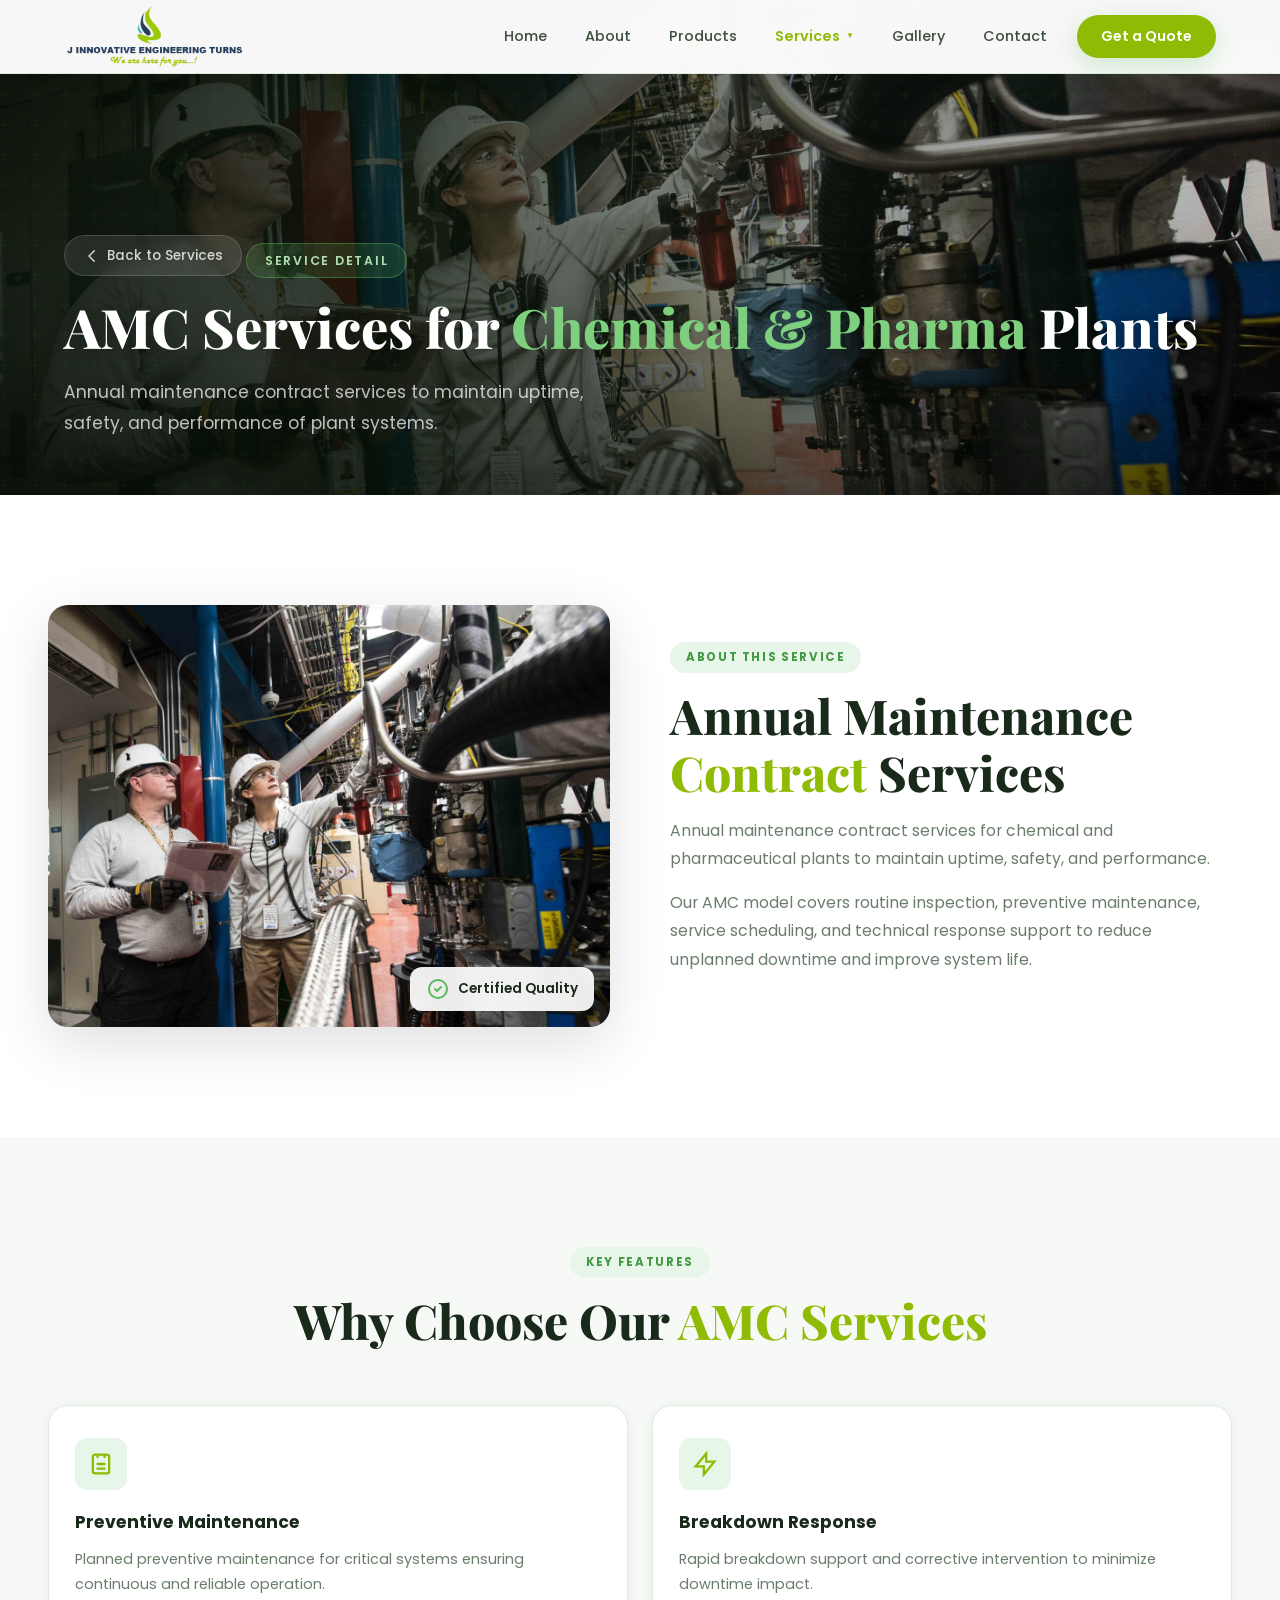
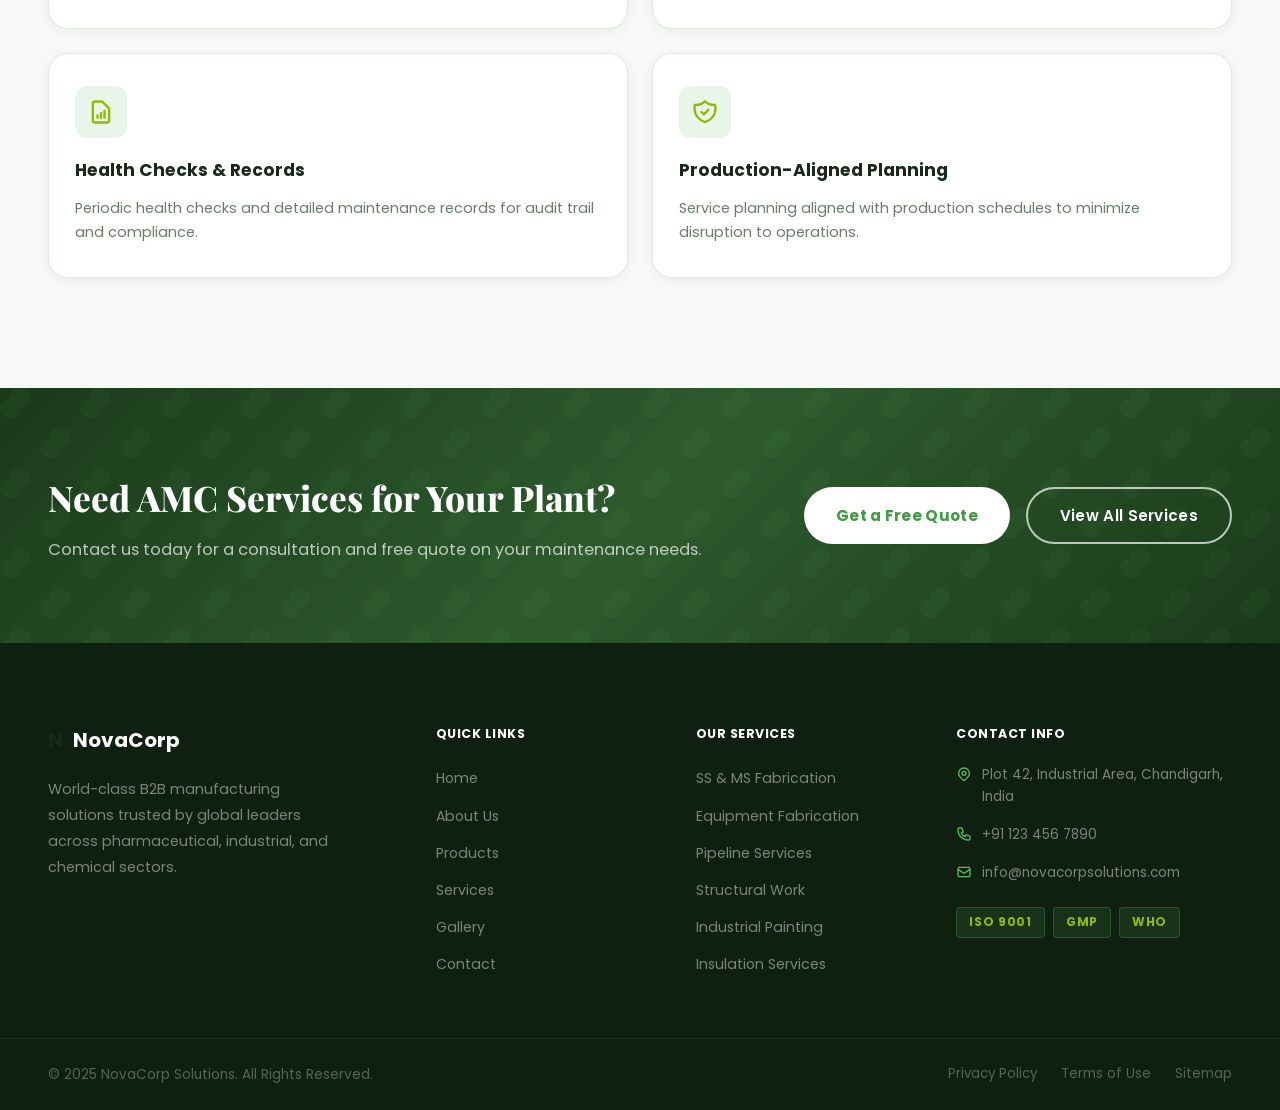
<file: service-amc-chemical-pharma.html>
<!DOCTYPE html>
<html lang="en">
<head>
  <meta charset="UTF-8" />
  <meta name="viewport" content="width=device-width, initial-scale=1.0" />
  <title>AMC Services of Chemical and Pharmaceutical Plants - NovaCorp Solutions</title>
  <meta name="description" content="Annual maintenance contract services for chemical and pharmaceutical plants to maintain uptime, safety, and performance by NovaCorp Solutions." />
  <link rel="stylesheet" href="style.css" />
  <link rel="preconnect" href="https://fonts.googleapis.com" />
  <link href="https://fonts.googleapis.com/css2?family=Poppins:wght@300;400;500;600;700;800&family=Playfair+Display:wght@700;800&display=swap" rel="stylesheet" />
  <style>
    .cursor{position:fixed;width:12px;height:12px;background:#5cb85c;border-radius:50%;pointer-events:none;z-index:99999;transform:translate(-50%,-50%);transition:width .2s,height .2s,opacity .2s;mix-blend-mode:multiply}
    .cursor-ring{position:fixed;width:38px;height:38px;border:1.5px solid rgba(92,184,92,.5);border-radius:50%;pointer-events:none;z-index:99998;transform:translate(-50%,-50%);transition:transform .12s linear,width .25s,height .25s,border-color .25s}
    .cursor.hovered{width:20px;height:20px;opacity:.6}
    .cursor-ring.hovered{width:56px;height:56px;border-color:#5cb85c}
  </style>
</head>
<body class="service-detail-body">
  <div class="cursor" id="cursor"></div>
  <div class="cursor-ring" id="cursorRing"></div>

  <nav class="navbar" id="navbar">
    <div class="nav-container">
      <a href="index.html" class="nav-logo"><span class="logo-text" style="padding: 9%;"><img src="jietlogo.png" alt="jiet Logo" width="250"></span></a>
      <ul class="nav-links" id="navLinks">
        <li><a href="index.html" class="nav-link">Home</a></li>
        <li><a href="about.html" class="nav-link">About</a></li>
        <li><a href="products.html" class="nav-link">Products</a></li>
        <li class="nav-dropdown">
          <a href="services.html" class="nav-link dropdown-toggle active">Services</a>
          <div class="dropdown-menu">
            <a href="services.html" class="dropdown-item">All Services</a>
            <a href="service-ss-ms-fabrication.html" class="dropdown-item">SS &amp; MS Fabrication</a>
            <a href="service-fabrication-erection-equipment.html" class="dropdown-item">Fabrication &amp; Erection of Equipment</a>
            <a href="service-fabrication-erection-pipelines.html" class="dropdown-item">Fabrication and Erection of Pipelines</a>
            <a href="service-fabrication-erection-structures.html" class="dropdown-item">Fabrication &amp; Erection of Structures</a>
            <a href="service-industrial-painting-epoxy.html" class="dropdown-item">Industrial Painting &amp; Epoxy Services</a>
            <a href="service-hot-cold-insulations.html" class="dropdown-item">Hot &amp; Cold Insulations</a>
            <a href="service-amc-chemical-pharma.html" class="dropdown-item">AMC Services of Chemical and Pharmaceutical Plants</a>
          </div>
        </li>
        <li><a href="gallery.html" class="nav-link">Gallery</a></li>
        <li><a href="index.html#contact" class="nav-link">Contact</a></li>
        <li><a href="index.html#contact" class="nav-cta">Get a Quote</a></li>
      </ul>
      <button class="hamburger" id="hamburger" aria-label="Toggle Menu"><span></span><span></span><span></span></button>
    </div>
  </nav>

  <section class="svc-hero" id="serviceHero">
    <div class="svc-hero-bg" style="background-image: url('service-7.jpg')"></div>
    <div class="svc-hero-overlay"></div>
    <div class="svc-hero-texture"></div>
    <div class="svc-hero-content">
      <a href="services.html" class="svc-breadcrumb reveal-up"><svg width="18" height="18" viewBox="0 0 24 24" fill="none"><path d="M15 19l-7-7 7-7" stroke="currentColor" stroke-width="2" stroke-linecap="round" stroke-linejoin="round"/></svg> Back to Services</a>
      <p class="svc-hero-tag reveal-up">Service Detail</p>
      <h1 class="svc-hero-title reveal-up delay-1">AMC Services for <span class="text-green">Chemical &amp; Pharma</span> Plants</h1>
      <p class="svc-hero-sub reveal-up delay-2">Annual maintenance contract services to maintain uptime, safety, and performance of plant systems.</p>
    </div>
  </section>

  <main class="svc-main">
    <section class="svc-about section">
      <div class="container">
        <div class="svc-about-grid">
          <div class="svc-img-wrap fade-in-left">
            <div class="svc-img-frame">
              <img src="service-7.jpg" alt="AMC services for chemical and pharmaceutical plants" loading="eager" />
              <div class="svc-img-badge"><span class="svc-badge-icon"><svg width="24" height="24" viewBox="0 0 24 24" fill="none"><path d="M9 12l2 2 4-4m6 2a9 9 0 11-18 0 9 9 0 0118 0z" stroke="#5cb85c" stroke-width="2" stroke-linecap="round"/></svg></span><span>Certified Quality</span></div>
            </div>
          </div>
          <div class="svc-text fade-in-right">
            <p class="section-tag">About This Service</p>
            <h2 class="section-title">Annual Maintenance <span class="text-green">Contract</span> Services</h2>
            <p class="svc-desc">Annual maintenance contract services for chemical and pharmaceutical plants to maintain uptime, safety, and performance.</p>
            <p class="svc-desc">Our AMC model covers routine inspection, preventive maintenance, service scheduling, and technical response support to reduce unplanned downtime and improve system life.</p>
          </div>
        </div>
      </div>
    </section>

    <section class="svc-features section bg-light">
      <div class="container">
        <div class="section-header fade-in">
          <p class="section-tag">Key Features</p>
          <h2 class="section-title">Why Choose Our <span class="text-green">AMC Services</span></h2>
        </div>
        <div class="svc-features-grid">
          <div class="svc-feature-card fade-in" style="--delay: 0s">
            <div class="svc-feature-icon"><svg width="28" height="28" viewBox="0 0 24 24" fill="none"><path d="M9 12h6m-6 4h6M7 4h10a2 2 0 012 2v12a2 2 0 01-2 2H7a2 2 0 01-2-2V6a2 2 0 012-2zm2 0v2m6-2v2" stroke="currentColor" stroke-width="2" stroke-linecap="round"/></svg></div>
            <h3>Preventive Maintenance</h3>
            <p>Planned preventive maintenance for critical systems ensuring continuous and reliable operation.</p>
          </div>
          <div class="svc-feature-card fade-in" style="--delay: 0.1s">
            <div class="svc-feature-icon"><svg width="28" height="28" viewBox="0 0 24 24" fill="none"><path d="M13 10V3L4 14h7v7l9-11h-7z" stroke="currentColor" stroke-width="2" stroke-linecap="round"/></svg></div>
            <h3>Breakdown Response</h3>
            <p>Rapid breakdown support and corrective intervention to minimize downtime impact.</p>
          </div>
          <div class="svc-feature-card fade-in" style="--delay: 0.2s">
            <div class="svc-feature-icon"><svg width="28" height="28" viewBox="0 0 24 24" fill="none"><path d="M9 17v-2m3 2v-4m3 4v-6m2 10H7a2 2 0 01-2-2V5a2 2 0 012-2h5.586a1 1 0 01.707.293l5.414 5.414a1 1 0 01.293.707V19a2 2 0 01-2 2z" stroke="currentColor" stroke-width="2" stroke-linecap="round"/></svg></div>
            <h3>Health Checks &amp; Records</h3>
            <p>Periodic health checks and detailed maintenance records for audit trail and compliance.</p>
          </div>
          <div class="svc-feature-card fade-in" style="--delay: 0.3s">
            <div class="svc-feature-icon"><svg width="28" height="28" viewBox="0 0 24 24" fill="none"><path d="M9 12l2 2 4-4m5.618-4.016A11.955 11.955 0 0112 2.944a11.955 11.955 0 01-8.618 3.04A12.02 12.02 0 003 9c0 5.591 3.824 10.29 9 11.622 5.176-1.332 9-6.03 9-11.622 0-1.042-.133-2.052-.382-3.016z" stroke="currentColor" stroke-width="2" stroke-linecap="round"/></svg></div>
            <h3>Production-Aligned Planning</h3>
            <p>Service planning aligned with production schedules to minimize disruption to operations.</p>
          </div>
        </div>
      </div>
    </section>

    <section class="svc-cta">
      <div class="svc-cta-bg"></div>
      <div class="container svc-cta-content fade-in">
        <div class="svc-cta-text"><h2>Need AMC Services for Your Plant?</h2><p>Contact us today for a consultation and free quote on your maintenance needs.</p></div>
        <div class="svc-cta-actions"><a href="index.html#contact" class="btn btn-white">Get a Free Quote</a><a href="services.html" class="btn btn-outline-white">View All Services</a></div>
      </div>
    </section>
  </main>

  <footer class="footer">
    <div class="footer-top"><div class="container footer-grid">
      <div class="footer-brand"><a href="index.html" class="nav-logo footer-logo"><span class="logo-icon">N</span><span class="logo-text">Nova<strong>Corp</strong></span></a><p>World-class B2B manufacturing solutions trusted by global leaders across pharmaceutical, industrial, and chemical sectors.</p></div>
      <div class="footer-col"><h4>Quick Links</h4><ul><li><a href="index.html">Home</a></li><li><a href="about.html">About Us</a></li><li><a href="products.html">Products</a></li><li><a href="services.html">Services</a></li><li><a href="gallery.html">Gallery</a></li><li><a href="index.html#contact">Contact</a></li></ul></div>
      <div class="footer-col"><h4>Our Services</h4><ul><li><a href="service-ss-ms-fabrication.html">SS & MS Fabrication</a></li><li><a href="service-fabrication-erection-equipment.html">Equipment Fabrication</a></li><li><a href="service-fabrication-erection-pipelines.html">Pipeline Services</a></li><li><a href="service-fabrication-erection-structures.html">Structural Work</a></li><li><a href="service-industrial-painting-epoxy.html">Industrial Painting</a></li><li><a href="service-hot-cold-insulations.html">Insulation Services</a></li></ul></div>
      <div class="footer-col"><h4>Contact Info</h4><div class="footer-contact-item"><svg width="16" height="16" viewBox="0 0 24 24" fill="none"><path d="M17.657 16.657L13.414 20.9a1.998 1.998 0 01-2.827 0l-4.244-4.243a8 8 0 1111.314 0z" stroke="#5cb85c" stroke-width="2"/><path d="M15 11a3 3 0 11-6 0 3 3 0 016 0z" stroke="#5cb85c" stroke-width="2"/></svg><span>Plot 42, Industrial Area, Chandigarh, India</span></div><div class="footer-contact-item"><svg width="16" height="16" viewBox="0 0 24 24" fill="none"><path d="M3 5a2 2 0 012-2h3.28a1 1 0 01.948.684l1.498 4.493a1 1 0 01-.502 1.21l-2.257 1.13a11.042 11.042 0 005.516 5.516l1.13-2.257a1 1 0 011.21-.502l4.493 1.498a1 1 0 01.684.949V19a2 2 0 01-2 2h-1C9.716 21 3 14.284 3 6V5z" stroke="#5cb85c" stroke-width="2"/></svg><span>+91 123 456 7890</span></div><div class="footer-contact-item"><svg width="16" height="16" viewBox="0 0 24 24" fill="none"><path d="M3 8l7.89 5.26a2 2 0 002.22 0L21 8M5 19h14a2 2 0 002-2V7a2 2 0 00-2-2H5a2 2 0 00-2 2v10a2 2 0 002 2z" stroke="#5cb85c" stroke-width="2" stroke-linecap="round"/></svg><span>info@novacorpsolutions.com</span></div><div class="footer-certifications"><span class="cert-badge">ISO 9001</span><span class="cert-badge">GMP</span><span class="cert-badge">WHO</span></div></div>
    </div></div>
    <div class="footer-bottom"><div class="container footer-bottom-inner"><p>&copy; 2025 NovaCorp Solutions. All Rights Reserved.</p><div class="footer-legal"><a href="#">Privacy Policy</a><a href="#">Terms of Use</a><a href="#">Sitemap</a></div></div></div>
  </footer>

  <button class="back-to-top" id="backToTop" aria-label="Back to top" onclick="scrollToTop()"><svg width="20" height="20" viewBox="0 0 24 24" fill="none"><path d="M5 15l7-7 7 7" stroke="currentColor" stroke-width="2.5" stroke-linecap="round" stroke-linejoin="round"/></svg></button>
  <script src="script.js"></script>
  <script>const cursor=document.getElementById('cursor'),ring=document.getElementById('cursorRing');let mouseX=0,mouseY=0,ringX=0,ringY=0;document.addEventListener('mousemove',e=>{mouseX=e.clientX;mouseY=e.clientY;cursor.style.left=mouseX+'px';cursor.style.top=mouseY+'px'});function animateRing(){ringX+=(mouseX-ringX)*.14;ringY+=(mouseY-ringY)*.14;ring.style.left=ringX+'px';ring.style.top=ringY+'px';requestAnimationFrame(animateRing)}animateRing();document.querySelectorAll('a, button').forEach(el=>{el.addEventListener('mouseenter',()=>{cursor.classList.add('hovered');ring.classList.add('hovered')});el.addEventListener('mouseleave',()=>{cursor.classList.remove('hovered');ring.classList.remove('hovered')})});</script>
</body>
</html>
</file>
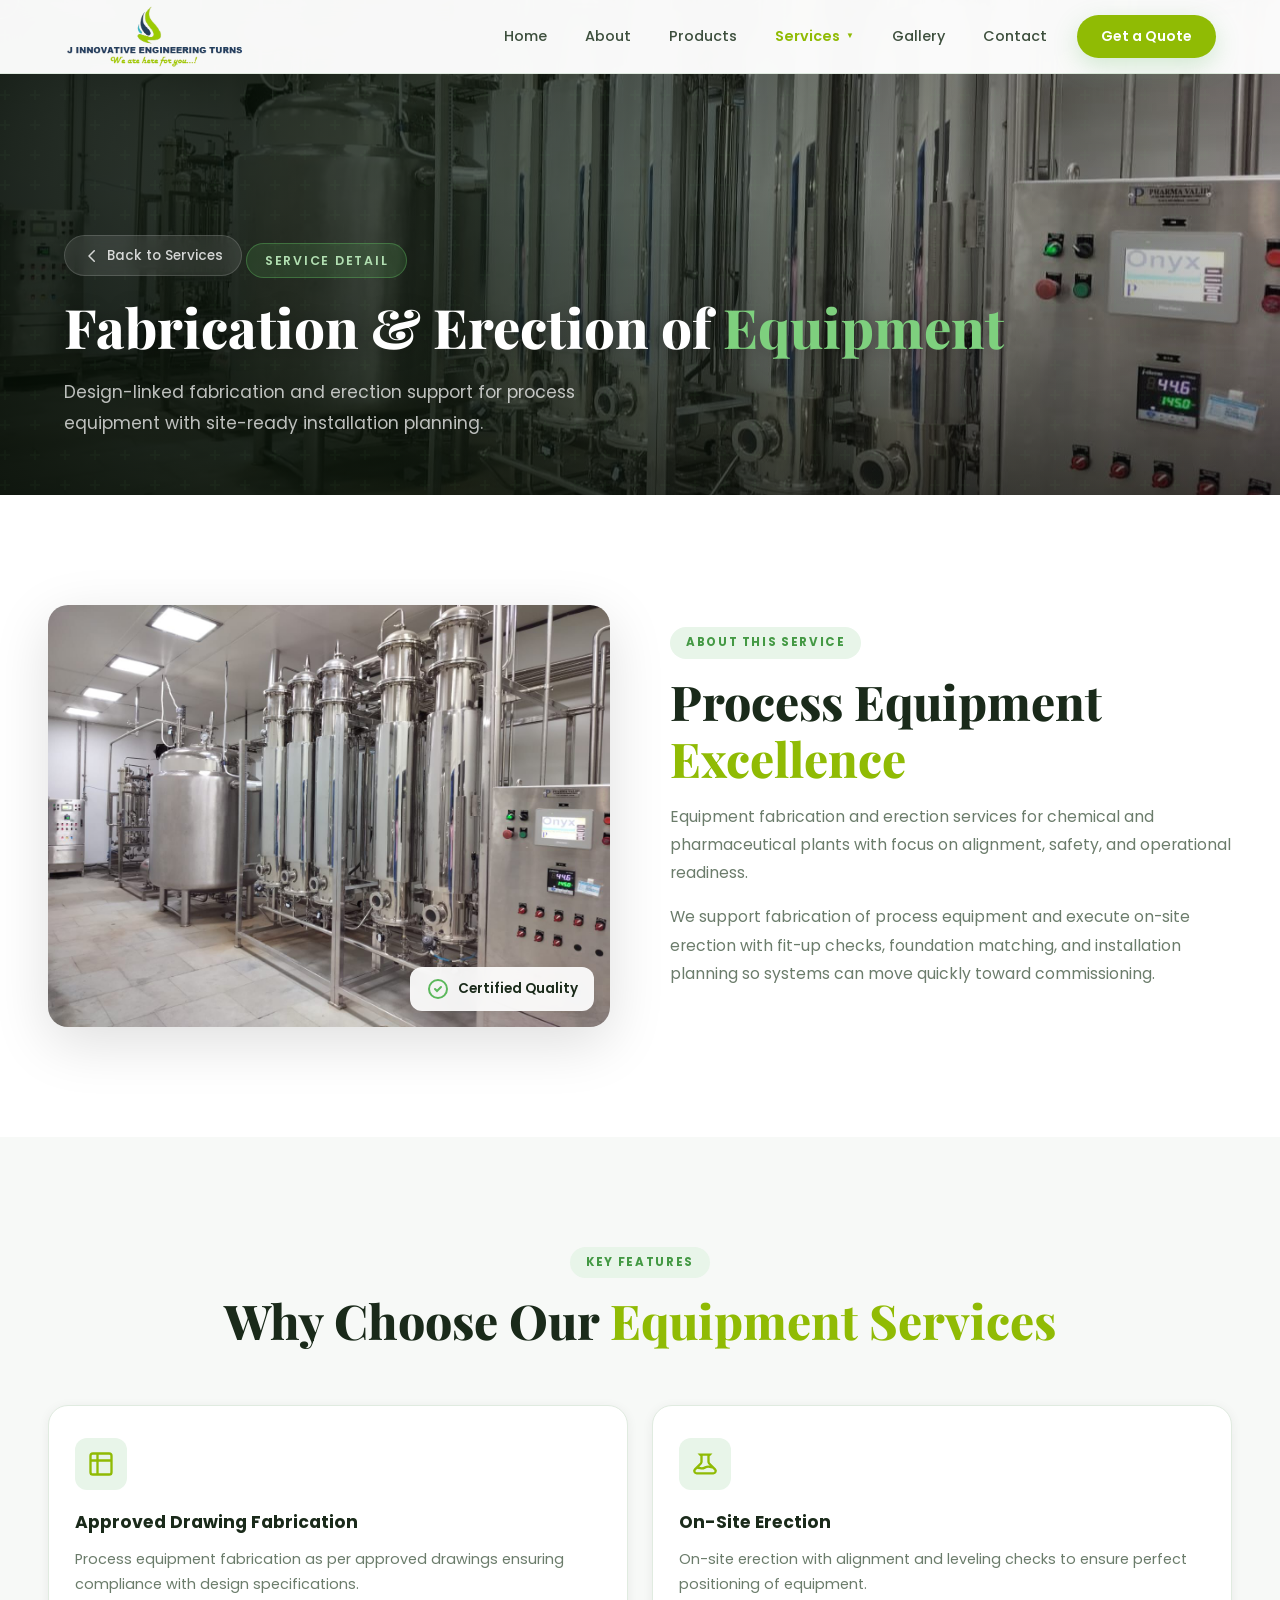
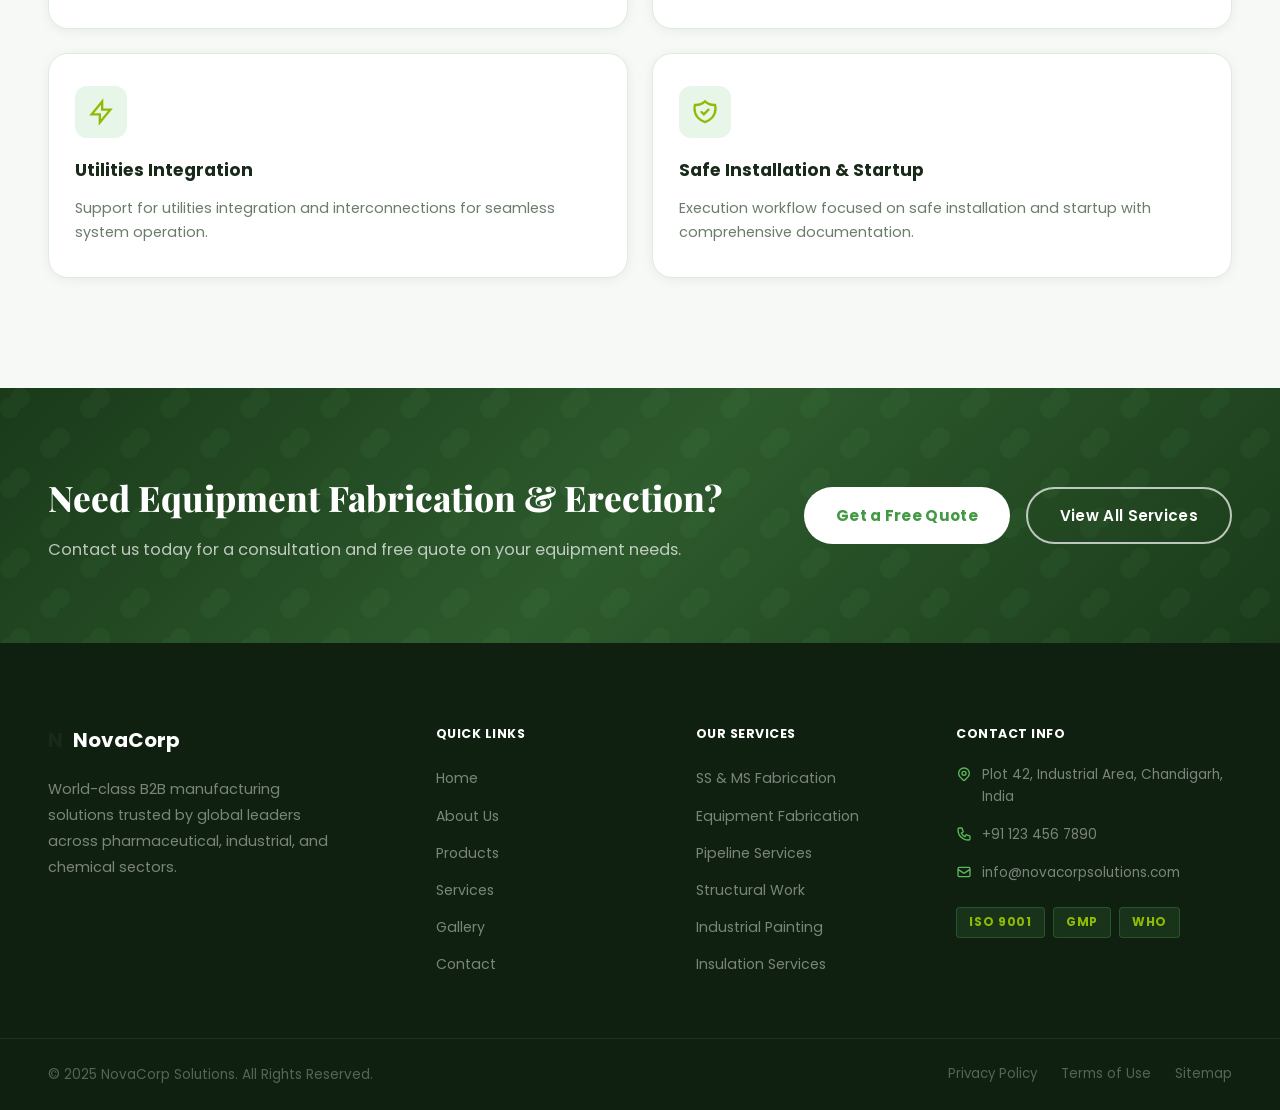
<file: service-fabrication-erection-equipment.html>
<!DOCTYPE html>
<html lang="en">
<head>
  <meta charset="UTF-8" />
  <meta name="viewport" content="width=device-width, initial-scale=1.0" />
  <title>Fabrication &amp; Erection of Equipment - NovaCorp Solutions</title>
  <meta name="description" content="Design-linked fabrication and erection support for process equipment with site-ready installation planning by NovaCorp Solutions." />
  <link rel="stylesheet" href="style.css" />
  <link rel="preconnect" href="https://fonts.googleapis.com" />
  <link href="https://fonts.googleapis.com/css2?family=Poppins:wght@300;400;500;600;700;800&family=Playfair+Display:wght@700;800&display=swap" rel="stylesheet" />
  <style>
    .cursor{position:fixed;width:12px;height:12px;background:#5cb85c;border-radius:50%;pointer-events:none;z-index:99999;transform:translate(-50%,-50%);transition:width .2s,height .2s,opacity .2s;mix-blend-mode:multiply}
    .cursor-ring{position:fixed;width:38px;height:38px;border:1.5px solid rgba(92,184,92,.5);border-radius:50%;pointer-events:none;z-index:99998;transform:translate(-50%,-50%);transition:transform .12s linear,width .25s,height .25s,border-color .25s}
    .cursor.hovered{width:20px;height:20px;opacity:.6}
    .cursor-ring.hovered{width:56px;height:56px;border-color:#5cb85c}
  </style>
</head>
<body class="service-detail-body">
  <div class="cursor" id="cursor"></div>
  <div class="cursor-ring" id="cursorRing"></div>

  <nav class="navbar" id="navbar">
    <div class="nav-container">
      <a href="index.html" class="nav-logo">
        <span class="logo-text" style="padding: 9%;"><img src="jietlogo.png" alt="jiet Logo" width="250"></span>
      </a>
      <ul class="nav-links" id="navLinks">
        <li><a href="index.html" class="nav-link">Home</a></li>
        <li><a href="about.html" class="nav-link">About</a></li>
        <li><a href="products.html" class="nav-link">Products</a></li>
        <li class="nav-dropdown">
          <a href="services.html" class="nav-link dropdown-toggle active">Services</a>
          <div class="dropdown-menu">
            <a href="services.html" class="dropdown-item">All Services</a>
            <a href="service-ss-ms-fabrication.html" class="dropdown-item">SS &amp; MS Fabrication</a>
            <a href="service-fabrication-erection-equipment.html" class="dropdown-item">Fabrication &amp; Erection of Equipment</a>
            <a href="service-fabrication-erection-pipelines.html" class="dropdown-item">Fabrication and Erection of Pipelines</a>
            <a href="service-fabrication-erection-structures.html" class="dropdown-item">Fabrication &amp; Erection of Structures</a>
            <a href="service-industrial-painting-epoxy.html" class="dropdown-item">Industrial Painting &amp; Epoxy Services</a>
            <a href="service-hot-cold-insulations.html" class="dropdown-item">Hot &amp; Cold Insulations</a>
            <a href="service-amc-chemical-pharma.html" class="dropdown-item">AMC Services of Chemical and Pharmaceutical Plants</a>
          </div>
        </li>
        <li><a href="gallery.html" class="nav-link">Gallery</a></li>
        <li><a href="index.html#contact" class="nav-link">Contact</a></li>
        <li><a href="index.html#contact" class="nav-cta">Get a Quote</a></li>
      </ul>
      <button class="hamburger" id="hamburger" aria-label="Toggle Menu">
        <span></span><span></span><span></span>
      </button>
    </div>
  </nav>

  <section class="svc-hero" id="serviceHero">
    <div class="svc-hero-bg" style="background-image: url('service-2.jpeg')"></div>
    <div class="svc-hero-overlay"></div>
    <div class="svc-hero-texture"></div>
    <div class="svc-hero-content">
      <a href="services.html" class="svc-breadcrumb reveal-up">
        <svg width="18" height="18" viewBox="0 0 24 24" fill="none"><path d="M15 19l-7-7 7-7" stroke="currentColor" stroke-width="2" stroke-linecap="round" stroke-linejoin="round"/></svg>
        Back to Services
      </a>
      <p class="svc-hero-tag reveal-up">Service Detail</p>
      <h1 class="svc-hero-title reveal-up delay-1">Fabrication &amp; Erection of <span class="text-green">Equipment</span></h1>
      <p class="svc-hero-sub reveal-up delay-2">Design-linked fabrication and erection support for process equipment with site-ready installation planning.</p>
    </div>
  </section>

  <main class="svc-main">
    <section class="svc-about section">
      <div class="container">
        <div class="svc-about-grid">
          <div class="svc-img-wrap fade-in-left">
            <div class="svc-img-frame">
              <img src="service-2.jpeg" alt="Fabrication and erection of equipment" loading="eager" />
              <div class="svc-img-badge">
                <span class="svc-badge-icon">
                  <svg width="24" height="24" viewBox="0 0 24 24" fill="none"><path d="M9 12l2 2 4-4m6 2a9 9 0 11-18 0 9 9 0 0118 0z" stroke="#5cb85c" stroke-width="2" stroke-linecap="round"/></svg>
                </span>
                <span>Certified Quality</span>
              </div>
            </div>
          </div>
          <div class="svc-text fade-in-right">
            <p class="section-tag">About This Service</p>
            <h2 class="section-title">Process Equipment <span class="text-green">Excellence</span></h2>
            <p class="svc-desc">Equipment fabrication and erection services for chemical and pharmaceutical plants with focus on alignment, safety, and operational readiness.</p>
            <p class="svc-desc">We support fabrication of process equipment and execute on-site erection with fit-up checks, foundation matching, and installation planning so systems can move quickly toward commissioning.</p>
          </div>
        </div>
      </div>
    </section>

    <section class="svc-features section bg-light">
      <div class="container">
        <div class="section-header fade-in">
          <p class="section-tag">Key Features</p>
          <h2 class="section-title">Why Choose Our <span class="text-green">Equipment Services</span></h2>
        </div>
        <div class="svc-features-grid">
          <div class="svc-feature-card fade-in" style="--delay: 0s">
            <div class="svc-feature-icon">
              <svg width="28" height="28" viewBox="0 0 24 24" fill="none"><path d="M9 3H5a2 2 0 00-2 2v4m6-6h10a2 2 0 012 2v4M9 3v18m0 0h10a2 2 0 002-2V9M9 21H5a2 2 0 01-2-2V9m0 0h18" stroke="currentColor" stroke-width="2" stroke-linecap="round"/></svg>
            </div>
            <h3>Approved Drawing Fabrication</h3>
            <p>Process equipment fabrication as per approved drawings ensuring compliance with design specifications.</p>
          </div>
          <div class="svc-feature-card fade-in" style="--delay: 0.1s">
            <div class="svc-feature-icon">
              <svg width="28" height="28" viewBox="0 0 24 24" fill="none"><path d="M19.428 15.428a2 2 0 00-1.022-.547l-2.387-.477a6 6 0 00-3.86.517l-.318.158a6 6 0 01-3.86.517L6.05 15.21a2 2 0 00-1.806.547M8 4h8l-1 1v5.172a2 2 0 00.586 1.414l5 5c1.26 1.26.367 3.414-1.415 3.414H4.828c-1.78 0-2.678-2.153-1.414-3.414l5-5A2 2 0 009 10.172V5L8 4z" stroke="currentColor" stroke-width="2" stroke-linecap="round"/></svg>
            </div>
            <h3>On-Site Erection</h3>
            <p>On-site erection with alignment and leveling checks to ensure perfect positioning of equipment.</p>
          </div>
          <div class="svc-feature-card fade-in" style="--delay: 0.2s">
            <div class="svc-feature-icon">
              <svg width="28" height="28" viewBox="0 0 24 24" fill="none"><path d="M13 10V3L4 14h7v7l9-11h-7z" stroke="currentColor" stroke-width="2" stroke-linecap="round"/></svg>
            </div>
            <h3>Utilities Integration</h3>
            <p>Support for utilities integration and interconnections for seamless system operation.</p>
          </div>
          <div class="svc-feature-card fade-in" style="--delay: 0.3s">
            <div class="svc-feature-icon">
              <svg width="28" height="28" viewBox="0 0 24 24" fill="none"><path d="M9 12l2 2 4-4m5.618-4.016A11.955 11.955 0 0112 2.944a11.955 11.955 0 01-8.618 3.04A12.02 12.02 0 003 9c0 5.591 3.824 10.29 9 11.622 5.176-1.332 9-6.03 9-11.622 0-1.042-.133-2.052-.382-3.016z" stroke="currentColor" stroke-width="2" stroke-linecap="round"/></svg>
            </div>
            <h3>Safe Installation &amp; Startup</h3>
            <p>Execution workflow focused on safe installation and startup with comprehensive documentation.</p>
          </div>
        </div>
      </div>
    </section>

    <section class="svc-cta">
      <div class="svc-cta-bg"></div>
      <div class="container svc-cta-content fade-in">
        <div class="svc-cta-text">
          <h2>Need Equipment Fabrication &amp; Erection?</h2>
          <p>Contact us today for a consultation and free quote on your equipment needs.</p>
        </div>
        <div class="svc-cta-actions">
          <a href="index.html#contact" class="btn btn-white">Get a Free Quote</a>
          <a href="services.html" class="btn btn-outline-white">View All Services</a>
        </div>
      </div>
    </section>
  </main>

  <footer class="footer">
    <div class="footer-top">
      <div class="container footer-grid">
        <div class="footer-brand">
          <a href="index.html" class="nav-logo footer-logo"><span class="logo-icon">N</span><span class="logo-text">Nova<strong>Corp</strong></span></a>
          <p>World-class B2B manufacturing solutions trusted by global leaders across pharmaceutical, industrial, and chemical sectors.</p>
        </div>
        <div class="footer-col"><h4>Quick Links</h4><ul><li><a href="index.html">Home</a></li><li><a href="about.html">About Us</a></li><li><a href="products.html">Products</a></li><li><a href="services.html">Services</a></li><li><a href="gallery.html">Gallery</a></li><li><a href="index.html#contact">Contact</a></li></ul></div>
        <div class="footer-col"><h4>Our Services</h4><ul><li><a href="service-ss-ms-fabrication.html">SS & MS Fabrication</a></li><li><a href="service-fabrication-erection-equipment.html">Equipment Fabrication</a></li><li><a href="service-fabrication-erection-pipelines.html">Pipeline Services</a></li><li><a href="service-fabrication-erection-structures.html">Structural Work</a></li><li><a href="service-industrial-painting-epoxy.html">Industrial Painting</a></li><li><a href="service-hot-cold-insulations.html">Insulation Services</a></li></ul></div>
        <div class="footer-col"><h4>Contact Info</h4><div class="footer-contact-item"><svg width="16" height="16" viewBox="0 0 24 24" fill="none"><path d="M17.657 16.657L13.414 20.9a1.998 1.998 0 01-2.827 0l-4.244-4.243a8 8 0 1111.314 0z" stroke="#5cb85c" stroke-width="2"/><path d="M15 11a3 3 0 11-6 0 3 3 0 016 0z" stroke="#5cb85c" stroke-width="2"/></svg><span>Plot 42, Industrial Area, Chandigarh, India</span></div><div class="footer-contact-item"><svg width="16" height="16" viewBox="0 0 24 24" fill="none"><path d="M3 5a2 2 0 012-2h3.28a1 1 0 01.948.684l1.498 4.493a1 1 0 01-.502 1.21l-2.257 1.13a11.042 11.042 0 005.516 5.516l1.13-2.257a1 1 0 011.21-.502l4.493 1.498a1 1 0 01.684.949V19a2 2 0 01-2 2h-1C9.716 21 3 14.284 3 6V5z" stroke="#5cb85c" stroke-width="2"/></svg><span>+91 123 456 7890</span></div><div class="footer-contact-item"><svg width="16" height="16" viewBox="0 0 24 24" fill="none"><path d="M3 8l7.89 5.26a2 2 0 002.22 0L21 8M5 19h14a2 2 0 002-2V7a2 2 0 00-2-2H5a2 2 0 00-2 2v10a2 2 0 002 2z" stroke="#5cb85c" stroke-width="2" stroke-linecap="round"/></svg><span>info@novacorpsolutions.com</span></div><div class="footer-certifications"><span class="cert-badge">ISO 9001</span><span class="cert-badge">GMP</span><span class="cert-badge">WHO</span></div></div>
      </div>
    </div>
    <div class="footer-bottom"><div class="container footer-bottom-inner"><p>&copy; 2025 NovaCorp Solutions. All Rights Reserved.</p><div class="footer-legal"><a href="#">Privacy Policy</a><a href="#">Terms of Use</a><a href="#">Sitemap</a></div></div></div>
  </footer>

  <button class="back-to-top" id="backToTop" aria-label="Back to top" onclick="scrollToTop()"><svg width="20" height="20" viewBox="0 0 24 24" fill="none"><path d="M5 15l7-7 7 7" stroke="currentColor" stroke-width="2.5" stroke-linecap="round" stroke-linejoin="round"/></svg></button>

  <script src="script.js"></script>
  <script>const cursor=document.getElementById('cursor'),ring=document.getElementById('cursorRing');let mouseX=0,mouseY=0,ringX=0,ringY=0;document.addEventListener('mousemove',e=>{mouseX=e.clientX;mouseY=e.clientY;cursor.style.left=mouseX+'px';cursor.style.top=mouseY+'px'});function animateRing(){ringX+=(mouseX-ringX)*.14;ringY+=(mouseY-ringY)*.14;ring.style.left=ringX+'px';ring.style.top=ringY+'px';requestAnimationFrame(animateRing)}animateRing();document.querySelectorAll('a, button').forEach(el=>{el.addEventListener('mouseenter',()=>{cursor.classList.add('hovered');ring.classList.add('hovered')});el.addEventListener('mouseleave',()=>{cursor.classList.remove('hovered');ring.classList.remove('hovered')})});</script>
</body>
</html>
</file>
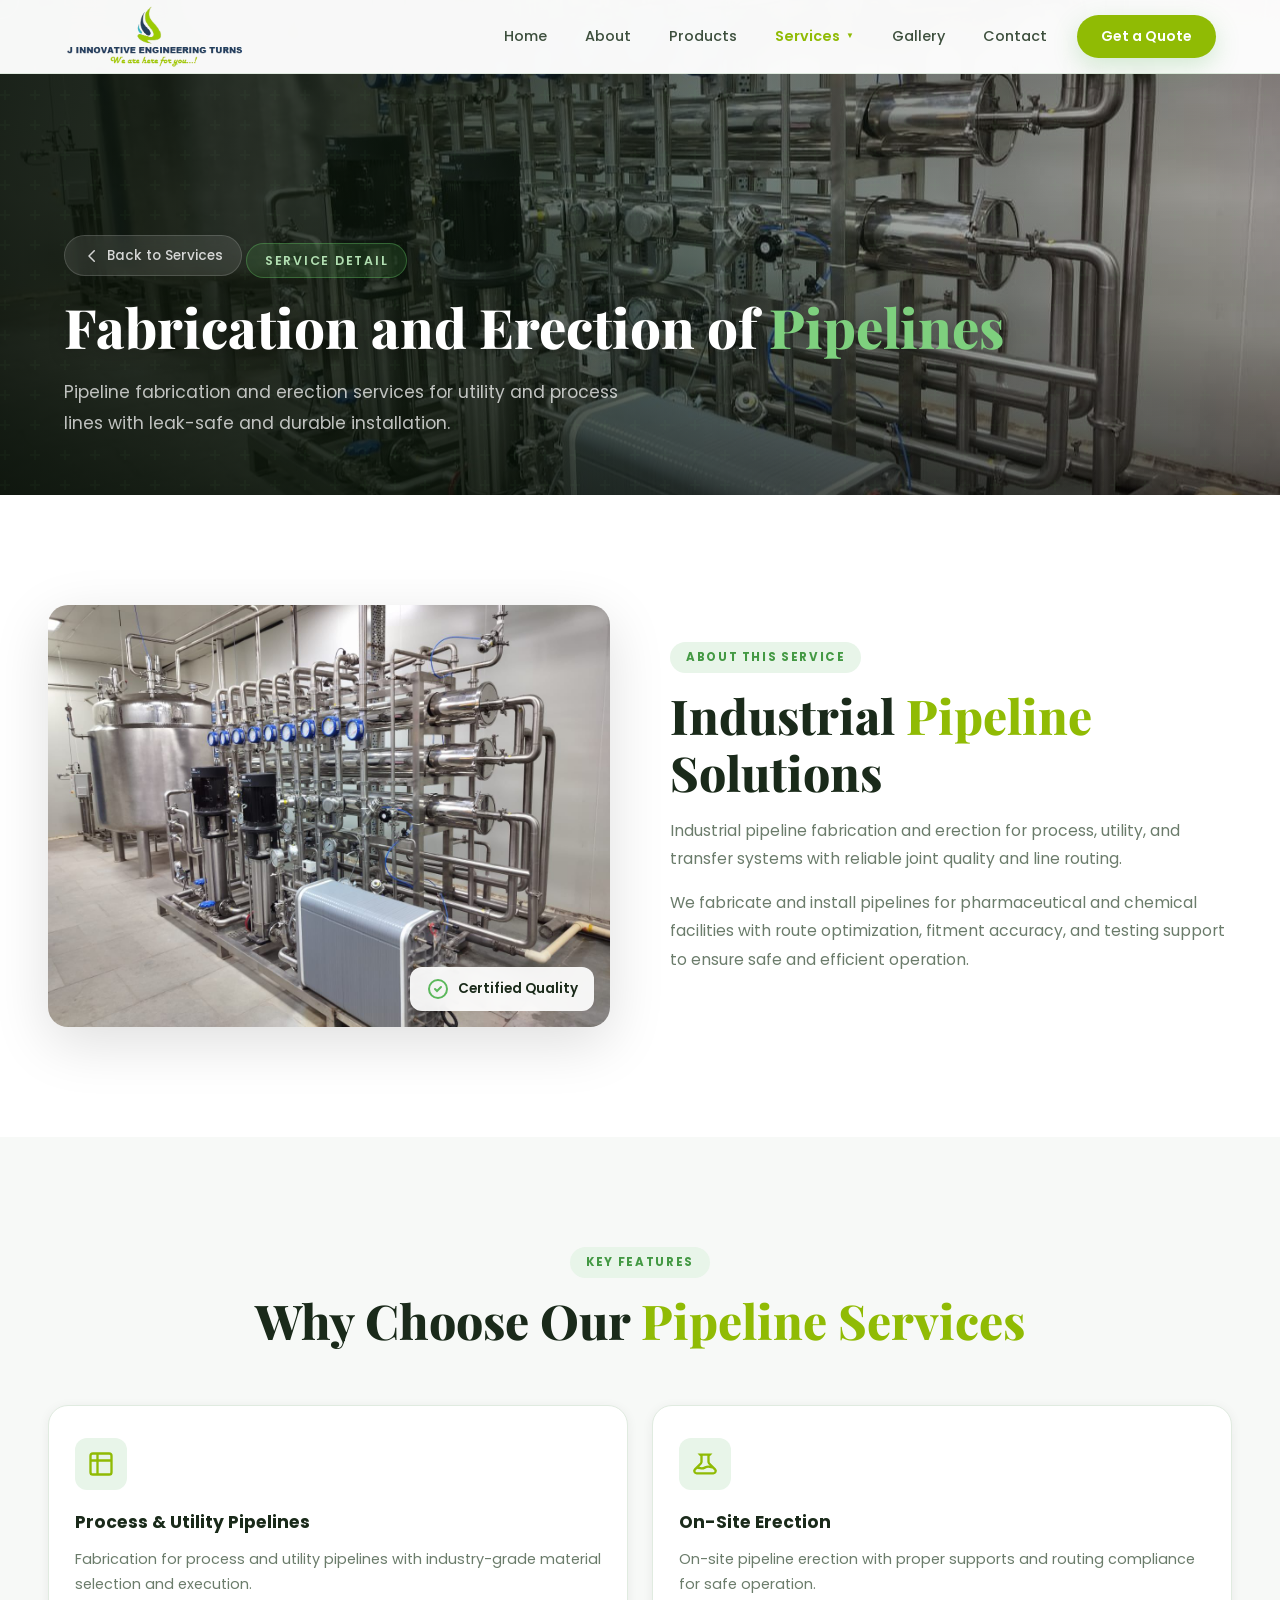
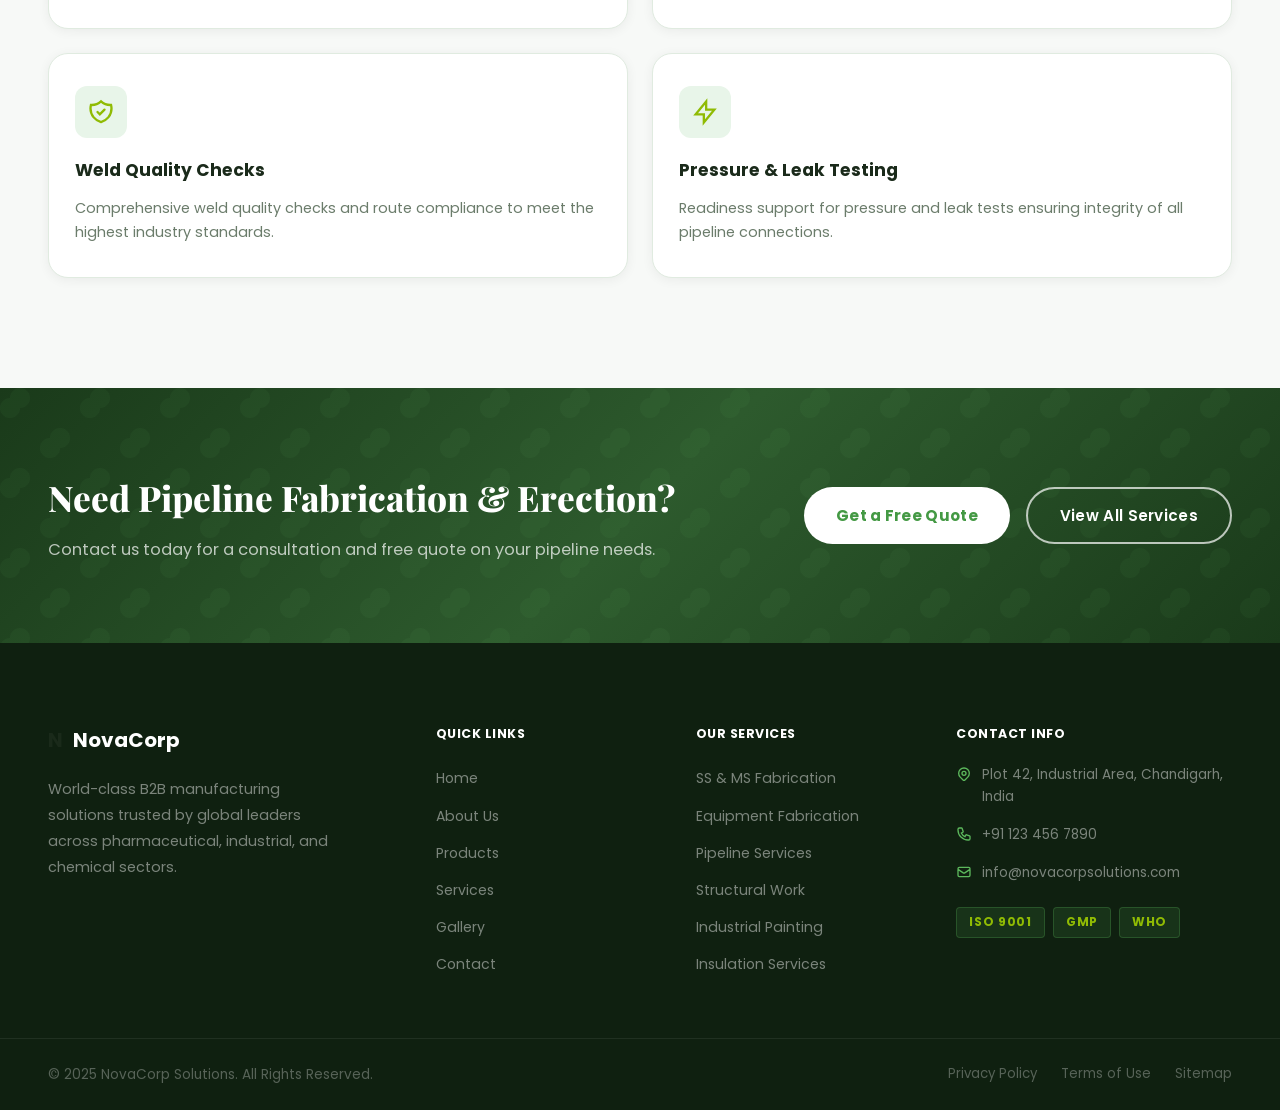
<file: service-fabrication-erection-pipelines.html>
<!DOCTYPE html>
<html lang="en">
<head>
  <meta charset="UTF-8" />
  <meta name="viewport" content="width=device-width, initial-scale=1.0" />
  <title>Fabrication and Erection of Pipelines - NovaCorp Solutions</title>
  <meta name="description" content="Pipeline fabrication and erection services for utility and process lines with leak-safe and durable installation by NovaCorp Solutions." />
  <link rel="stylesheet" href="style.css" />
  <link rel="preconnect" href="https://fonts.googleapis.com" />
  <link href="https://fonts.googleapis.com/css2?family=Poppins:wght@300;400;500;600;700;800&family=Playfair+Display:wght@700;800&display=swap" rel="stylesheet" />
  <style>
    .cursor{position:fixed;width:12px;height:12px;background:#5cb85c;border-radius:50%;pointer-events:none;z-index:99999;transform:translate(-50%,-50%);transition:width .2s,height .2s,opacity .2s;mix-blend-mode:multiply}
    .cursor-ring{position:fixed;width:38px;height:38px;border:1.5px solid rgba(92,184,92,.5);border-radius:50%;pointer-events:none;z-index:99998;transform:translate(-50%,-50%);transition:transform .12s linear,width .25s,height .25s,border-color .25s}
    .cursor.hovered{width:20px;height:20px;opacity:.6}
    .cursor-ring.hovered{width:56px;height:56px;border-color:#5cb85c}
  </style>
</head>
<body class="service-detail-body">
  <div class="cursor" id="cursor"></div>
  <div class="cursor-ring" id="cursorRing"></div>

  <nav class="navbar" id="navbar">
    <div class="nav-container">
      <a href="index.html" class="nav-logo"><span class="logo-text" style="padding: 9%;"><img src="jietlogo.png" alt="jiet Logo" width="250"></span></a>
      <ul class="nav-links" id="navLinks">
        <li><a href="index.html" class="nav-link">Home</a></li>
        <li><a href="about.html" class="nav-link">About</a></li>
        <li><a href="products.html" class="nav-link">Products</a></li>
        <li class="nav-dropdown">
          <a href="services.html" class="nav-link dropdown-toggle active">Services</a>
          <div class="dropdown-menu">
            <a href="services.html" class="dropdown-item">All Services</a>
            <a href="service-ss-ms-fabrication.html" class="dropdown-item">SS &amp; MS Fabrication</a>
            <a href="service-fabrication-erection-equipment.html" class="dropdown-item">Fabrication &amp; Erection of Equipment</a>
            <a href="service-fabrication-erection-pipelines.html" class="dropdown-item">Fabrication and Erection of Pipelines</a>
            <a href="service-fabrication-erection-structures.html" class="dropdown-item">Fabrication &amp; Erection of Structures</a>
            <a href="service-industrial-painting-epoxy.html" class="dropdown-item">Industrial Painting &amp; Epoxy Services</a>
            <a href="service-hot-cold-insulations.html" class="dropdown-item">Hot &amp; Cold Insulations</a>
            <a href="service-amc-chemical-pharma.html" class="dropdown-item">AMC Services of Chemical and Pharmaceutical Plants</a>
          </div>
        </li>
        <li><a href="gallery.html" class="nav-link">Gallery</a></li>
        <li><a href="index.html#contact" class="nav-link">Contact</a></li>
        <li><a href="index.html#contact" class="nav-cta">Get a Quote</a></li>
      </ul>
      <button class="hamburger" id="hamburger" aria-label="Toggle Menu"><span></span><span></span><span></span></button>
    </div>
  </nav>

  <section class="svc-hero" id="serviceHero">
    <div class="svc-hero-bg" style="background-image: url('service-3.jpeg')"></div>
    <div class="svc-hero-overlay"></div>
    <div class="svc-hero-texture"></div>
    <div class="svc-hero-content">
      <a href="services.html" class="svc-breadcrumb reveal-up"><svg width="18" height="18" viewBox="0 0 24 24" fill="none"><path d="M15 19l-7-7 7-7" stroke="currentColor" stroke-width="2" stroke-linecap="round" stroke-linejoin="round"/></svg> Back to Services</a>
      <p class="svc-hero-tag reveal-up">Service Detail</p>
      <h1 class="svc-hero-title reveal-up delay-1">Fabrication and Erection of <span class="text-green">Pipelines</span></h1>
      <p class="svc-hero-sub reveal-up delay-2">Pipeline fabrication and erection services for utility and process lines with leak-safe and durable installation.</p>
    </div>
  </section>

  <main class="svc-main">
    <section class="svc-about section">
      <div class="container">
        <div class="svc-about-grid">
          <div class="svc-img-wrap fade-in-left">
            <div class="svc-img-frame">
              <img src="service-3.jpeg" alt="Pipeline fabrication and erection" loading="eager" />
              <div class="svc-img-badge"><span class="svc-badge-icon"><svg width="24" height="24" viewBox="0 0 24 24" fill="none"><path d="M9 12l2 2 4-4m6 2a9 9 0 11-18 0 9 9 0 0118 0z" stroke="#5cb85c" stroke-width="2" stroke-linecap="round"/></svg></span><span>Certified Quality</span></div>
            </div>
          </div>
          <div class="svc-text fade-in-right">
            <p class="section-tag">About This Service</p>
            <h2 class="section-title">Industrial <span class="text-green">Pipeline</span> Solutions</h2>
            <p class="svc-desc">Industrial pipeline fabrication and erection for process, utility, and transfer systems with reliable joint quality and line routing.</p>
            <p class="svc-desc">We fabricate and install pipelines for pharmaceutical and chemical facilities with route optimization, fitment accuracy, and testing support to ensure safe and efficient operation.</p>
          </div>
        </div>
      </div>
    </section>

    <section class="svc-features section bg-light">
      <div class="container">
        <div class="section-header fade-in">
          <p class="section-tag">Key Features</p>
          <h2 class="section-title">Why Choose Our <span class="text-green">Pipeline Services</span></h2>
        </div>
        <div class="svc-features-grid">
          <div class="svc-feature-card fade-in" style="--delay: 0s">
            <div class="svc-feature-icon"><svg width="28" height="28" viewBox="0 0 24 24" fill="none"><path d="M9 3H5a2 2 0 00-2 2v4m6-6h10a2 2 0 012 2v4M9 3v18m0 0h10a2 2 0 002-2V9M9 21H5a2 2 0 01-2-2V9m0 0h18" stroke="currentColor" stroke-width="2" stroke-linecap="round"/></svg></div>
            <h3>Process &amp; Utility Pipelines</h3>
            <p>Fabrication for process and utility pipelines with industry-grade material selection and execution.</p>
          </div>
          <div class="svc-feature-card fade-in" style="--delay: 0.1s">
            <div class="svc-feature-icon"><svg width="28" height="28" viewBox="0 0 24 24" fill="none"><path d="M19.428 15.428a2 2 0 00-1.022-.547l-2.387-.477a6 6 0 00-3.86.517l-.318.158a6 6 0 01-3.86.517L6.05 15.21a2 2 0 00-1.806.547M8 4h8l-1 1v5.172a2 2 0 00.586 1.414l5 5c1.26 1.26.367 3.414-1.415 3.414H4.828c-1.78 0-2.678-2.153-1.414-3.414l5-5A2 2 0 009 10.172V5L8 4z" stroke="currentColor" stroke-width="2" stroke-linecap="round"/></svg></div>
            <h3>On-Site Erection</h3>
            <p>On-site pipeline erection with proper supports and routing compliance for safe operation.</p>
          </div>
          <div class="svc-feature-card fade-in" style="--delay: 0.2s">
            <div class="svc-feature-icon"><svg width="28" height="28" viewBox="0 0 24 24" fill="none"><path d="M9 12l2 2 4-4m5.618-4.016A11.955 11.955 0 0112 2.944a11.955 11.955 0 01-8.618 3.04A12.02 12.02 0 003 9c0 5.591 3.824 10.29 9 11.622 5.176-1.332 9-6.03 9-11.622 0-1.042-.133-2.052-.382-3.016z" stroke="currentColor" stroke-width="2" stroke-linecap="round"/></svg></div>
            <h3>Weld Quality Checks</h3>
            <p>Comprehensive weld quality checks and route compliance to meet the highest industry standards.</p>
          </div>
          <div class="svc-feature-card fade-in" style="--delay: 0.3s">
            <div class="svc-feature-icon"><svg width="28" height="28" viewBox="0 0 24 24" fill="none"><path d="M13 10V3L4 14h7v7l9-11h-7z" stroke="currentColor" stroke-width="2" stroke-linecap="round"/></svg></div>
            <h3>Pressure &amp; Leak Testing</h3>
            <p>Readiness support for pressure and leak tests ensuring integrity of all pipeline connections.</p>
          </div>
        </div>
      </div>
    </section>

    <section class="svc-cta">
      <div class="svc-cta-bg"></div>
      <div class="container svc-cta-content fade-in">
        <div class="svc-cta-text"><h2>Need Pipeline Fabrication &amp; Erection?</h2><p>Contact us today for a consultation and free quote on your pipeline needs.</p></div>
        <div class="svc-cta-actions"><a href="index.html#contact" class="btn btn-white">Get a Free Quote</a><a href="services.html" class="btn btn-outline-white">View All Services</a></div>
      </div>
    </section>
  </main>

  <footer class="footer">
    <div class="footer-top"><div class="container footer-grid">
      <div class="footer-brand"><a href="index.html" class="nav-logo footer-logo"><span class="logo-icon">N</span><span class="logo-text">Nova<strong>Corp</strong></span></a><p>World-class B2B manufacturing solutions trusted by global leaders across pharmaceutical, industrial, and chemical sectors.</p></div>
      <div class="footer-col"><h4>Quick Links</h4><ul><li><a href="index.html">Home</a></li><li><a href="about.html">About Us</a></li><li><a href="products.html">Products</a></li><li><a href="services.html">Services</a></li><li><a href="gallery.html">Gallery</a></li><li><a href="index.html#contact">Contact</a></li></ul></div>
      <div class="footer-col"><h4>Our Services</h4><ul><li><a href="service-ss-ms-fabrication.html">SS & MS Fabrication</a></li><li><a href="service-fabrication-erection-equipment.html">Equipment Fabrication</a></li><li><a href="service-fabrication-erection-pipelines.html">Pipeline Services</a></li><li><a href="service-fabrication-erection-structures.html">Structural Work</a></li><li><a href="service-industrial-painting-epoxy.html">Industrial Painting</a></li><li><a href="service-hot-cold-insulations.html">Insulation Services</a></li></ul></div>
      <div class="footer-col"><h4>Contact Info</h4><div class="footer-contact-item"><svg width="16" height="16" viewBox="0 0 24 24" fill="none"><path d="M17.657 16.657L13.414 20.9a1.998 1.998 0 01-2.827 0l-4.244-4.243a8 8 0 1111.314 0z" stroke="#5cb85c" stroke-width="2"/><path d="M15 11a3 3 0 11-6 0 3 3 0 016 0z" stroke="#5cb85c" stroke-width="2"/></svg><span>Plot 42, Industrial Area, Chandigarh, India</span></div><div class="footer-contact-item"><svg width="16" height="16" viewBox="0 0 24 24" fill="none"><path d="M3 5a2 2 0 012-2h3.28a1 1 0 01.948.684l1.498 4.493a1 1 0 01-.502 1.21l-2.257 1.13a11.042 11.042 0 005.516 5.516l1.13-2.257a1 1 0 011.21-.502l4.493 1.498a1 1 0 01.684.949V19a2 2 0 01-2 2h-1C9.716 21 3 14.284 3 6V5z" stroke="#5cb85c" stroke-width="2"/></svg><span>+91 123 456 7890</span></div><div class="footer-contact-item"><svg width="16" height="16" viewBox="0 0 24 24" fill="none"><path d="M3 8l7.89 5.26a2 2 0 002.22 0L21 8M5 19h14a2 2 0 002-2V7a2 2 0 00-2-2H5a2 2 0 00-2 2v10a2 2 0 002 2z" stroke="#5cb85c" stroke-width="2" stroke-linecap="round"/></svg><span>info@novacorpsolutions.com</span></div><div class="footer-certifications"><span class="cert-badge">ISO 9001</span><span class="cert-badge">GMP</span><span class="cert-badge">WHO</span></div></div>
    </div></div>
    <div class="footer-bottom"><div class="container footer-bottom-inner"><p>&copy; 2025 NovaCorp Solutions. All Rights Reserved.</p><div class="footer-legal"><a href="#">Privacy Policy</a><a href="#">Terms of Use</a><a href="#">Sitemap</a></div></div></div>
  </footer>

  <button class="back-to-top" id="backToTop" aria-label="Back to top" onclick="scrollToTop()"><svg width="20" height="20" viewBox="0 0 24 24" fill="none"><path d="M5 15l7-7 7 7" stroke="currentColor" stroke-width="2.5" stroke-linecap="round" stroke-linejoin="round"/></svg></button>
  <script src="script.js"></script>
  <script>const cursor=document.getElementById('cursor'),ring=document.getElementById('cursorRing');let mouseX=0,mouseY=0,ringX=0,ringY=0;document.addEventListener('mousemove',e=>{mouseX=e.clientX;mouseY=e.clientY;cursor.style.left=mouseX+'px';cursor.style.top=mouseY+'px'});function animateRing(){ringX+=(mouseX-ringX)*.14;ringY+=(mouseY-ringY)*.14;ring.style.left=ringX+'px';ring.style.top=ringY+'px';requestAnimationFrame(animateRing)}animateRing();document.querySelectorAll('a, button').forEach(el=>{el.addEventListener('mouseenter',()=>{cursor.classList.add('hovered');ring.classList.add('hovered')});el.addEventListener('mouseleave',()=>{cursor.classList.remove('hovered');ring.classList.remove('hovered')})});</script>
</body>
</html>
</file>
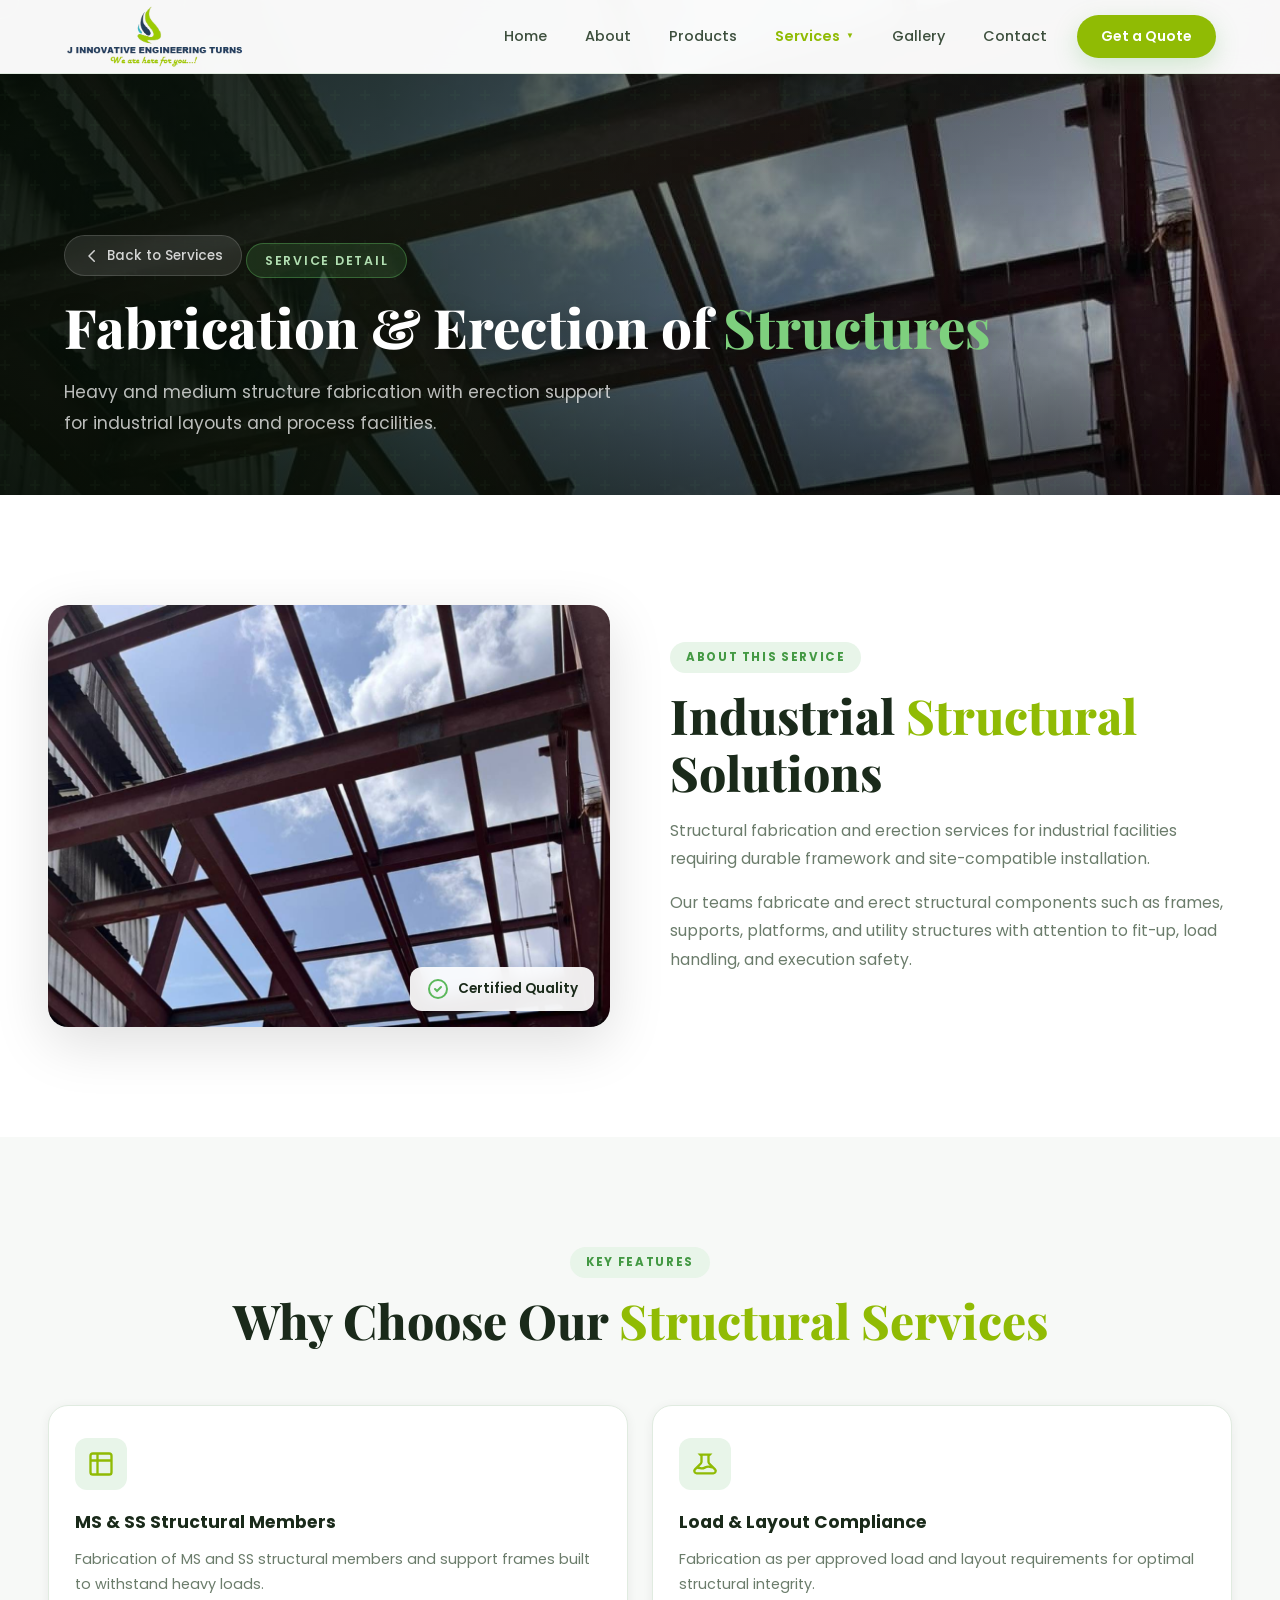
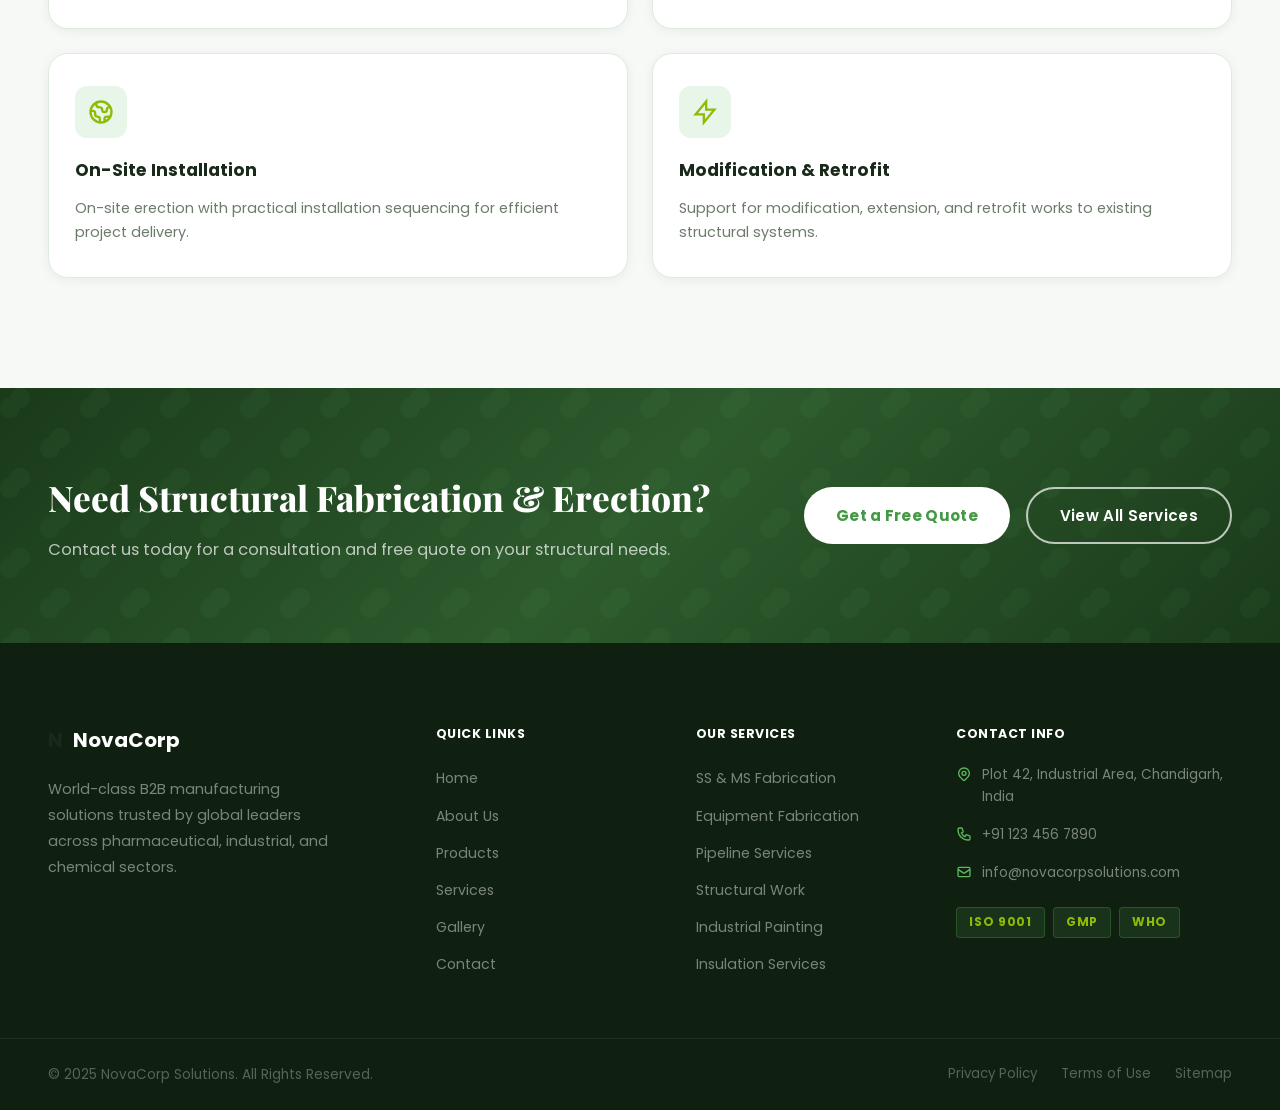
<file: service-fabrication-erection-structures.html>
<!DOCTYPE html>
<html lang="en">
<head>
  <meta charset="UTF-8" />
  <meta name="viewport" content="width=device-width, initial-scale=1.0" />
  <title>Fabrication &amp; Erection of Structures - NovaCorp Solutions</title>
  <meta name="description" content="Heavy and medium structure fabrication with erection support for industrial layouts and process facilities by NovaCorp Solutions." />
  <link rel="stylesheet" href="style.css" />
  <link rel="preconnect" href="https://fonts.googleapis.com" />
  <link href="https://fonts.googleapis.com/css2?family=Poppins:wght@300;400;500;600;700;800&family=Playfair+Display:wght@700;800&display=swap" rel="stylesheet" />
  <style>
    .cursor{position:fixed;width:12px;height:12px;background:#5cb85c;border-radius:50%;pointer-events:none;z-index:99999;transform:translate(-50%,-50%);transition:width .2s,height .2s,opacity .2s;mix-blend-mode:multiply}
    .cursor-ring{position:fixed;width:38px;height:38px;border:1.5px solid rgba(92,184,92,.5);border-radius:50%;pointer-events:none;z-index:99998;transform:translate(-50%,-50%);transition:transform .12s linear,width .25s,height .25s,border-color .25s}
    .cursor.hovered{width:20px;height:20px;opacity:.6}
    .cursor-ring.hovered{width:56px;height:56px;border-color:#5cb85c}
  </style>
</head>
<body class="service-detail-body">
  <div class="cursor" id="cursor"></div>
  <div class="cursor-ring" id="cursorRing"></div>

  <nav class="navbar" id="navbar">
    <div class="nav-container">
      <a href="index.html" class="nav-logo"><span class="logo-text" style="padding: 9%;"><img src="jietlogo.png" alt="jiet Logo" width="250"></span></a>
      <ul class="nav-links" id="navLinks">
        <li><a href="index.html" class="nav-link">Home</a></li>
        <li><a href="about.html" class="nav-link">About</a></li>
        <li><a href="products.html" class="nav-link">Products</a></li>
        <li class="nav-dropdown">
          <a href="services.html" class="nav-link dropdown-toggle active">Services</a>
          <div class="dropdown-menu">
            <a href="services.html" class="dropdown-item">All Services</a>
            <a href="service-ss-ms-fabrication.html" class="dropdown-item">SS &amp; MS Fabrication</a>
            <a href="service-fabrication-erection-equipment.html" class="dropdown-item">Fabrication &amp; Erection of Equipment</a>
            <a href="service-fabrication-erection-pipelines.html" class="dropdown-item">Fabrication and Erection of Pipelines</a>
            <a href="service-fabrication-erection-structures.html" class="dropdown-item">Fabrication &amp; Erection of Structures</a>
            <a href="service-industrial-painting-epoxy.html" class="dropdown-item">Industrial Painting &amp; Epoxy Services</a>
            <a href="service-hot-cold-insulations.html" class="dropdown-item">Hot &amp; Cold Insulations</a>
            <a href="service-amc-chemical-pharma.html" class="dropdown-item">AMC Services of Chemical and Pharmaceutical Plants</a>
          </div>
        </li>
        <li><a href="gallery.html" class="nav-link">Gallery</a></li>
        <li><a href="index.html#contact" class="nav-link">Contact</a></li>
        <li><a href="index.html#contact" class="nav-cta">Get a Quote</a></li>
      </ul>
      <button class="hamburger" id="hamburger" aria-label="Toggle Menu"><span></span><span></span><span></span></button>
    </div>
  </nav>

  <section class="svc-hero" id="serviceHero">
    <div class="svc-hero-bg" style="background-image: url('service-4.jpg')"></div>
    <div class="svc-hero-overlay"></div>
    <div class="svc-hero-texture"></div>
    <div class="svc-hero-content">
      <a href="services.html" class="svc-breadcrumb reveal-up"><svg width="18" height="18" viewBox="0 0 24 24" fill="none"><path d="M15 19l-7-7 7-7" stroke="currentColor" stroke-width="2" stroke-linecap="round" stroke-linejoin="round"/></svg> Back to Services</a>
      <p class="svc-hero-tag reveal-up">Service Detail</p>
      <h1 class="svc-hero-title reveal-up delay-1">Fabrication &amp; Erection of <span class="text-green">Structures</span></h1>
      <p class="svc-hero-sub reveal-up delay-2">Heavy and medium structure fabrication with erection support for industrial layouts and process facilities.</p>
    </div>
  </section>

  <main class="svc-main">
    <section class="svc-about section">
      <div class="container">
        <div class="svc-about-grid">
          <div class="svc-img-wrap fade-in-left">
            <div class="svc-img-frame">
              <img src="service-4.jpg" alt="Fabrication and erection of structures" loading="eager" />
              <div class="svc-img-badge"><span class="svc-badge-icon"><svg width="24" height="24" viewBox="0 0 24 24" fill="none"><path d="M9 12l2 2 4-4m6 2a9 9 0 11-18 0 9 9 0 0118 0z" stroke="#5cb85c" stroke-width="2" stroke-linecap="round"/></svg></span><span>Certified Quality</span></div>
            </div>
          </div>
          <div class="svc-text fade-in-right">
            <p class="section-tag">About This Service</p>
            <h2 class="section-title">Industrial <span class="text-green">Structural</span> Solutions</h2>
            <p class="svc-desc">Structural fabrication and erection services for industrial facilities requiring durable framework and site-compatible installation.</p>
            <p class="svc-desc">Our teams fabricate and erect structural components such as frames, supports, platforms, and utility structures with attention to fit-up, load handling, and execution safety.</p>
          </div>
        </div>
      </div>
    </section>

    <section class="svc-features section bg-light">
      <div class="container">
        <div class="section-header fade-in">
          <p class="section-tag">Key Features</p>
          <h2 class="section-title">Why Choose Our <span class="text-green">Structural Services</span></h2>
        </div>
        <div class="svc-features-grid">
          <div class="svc-feature-card fade-in" style="--delay: 0s">
            <div class="svc-feature-icon"><svg width="28" height="28" viewBox="0 0 24 24" fill="none"><path d="M9 3H5a2 2 0 00-2 2v4m6-6h10a2 2 0 012 2v4M9 3v18m0 0h10a2 2 0 002-2V9M9 21H5a2 2 0 01-2-2V9m0 0h18" stroke="currentColor" stroke-width="2" stroke-linecap="round"/></svg></div>
            <h3>MS &amp; SS Structural Members</h3>
            <p>Fabrication of MS and SS structural members and support frames built to withstand heavy loads.</p>
          </div>
          <div class="svc-feature-card fade-in" style="--delay: 0.1s">
            <div class="svc-feature-icon"><svg width="28" height="28" viewBox="0 0 24 24" fill="none"><path d="M19.428 15.428a2 2 0 00-1.022-.547l-2.387-.477a6 6 0 00-3.86.517l-.318.158a6 6 0 01-3.86.517L6.05 15.21a2 2 0 00-1.806.547M8 4h8l-1 1v5.172a2 2 0 00.586 1.414l5 5c1.26 1.26.367 3.414-1.415 3.414H4.828c-1.78 0-2.678-2.153-1.414-3.414l5-5A2 2 0 009 10.172V5L8 4z" stroke="currentColor" stroke-width="2" stroke-linecap="round"/></svg></div>
            <h3>Load &amp; Layout Compliance</h3>
            <p>Fabrication as per approved load and layout requirements for optimal structural integrity.</p>
          </div>
          <div class="svc-feature-card fade-in" style="--delay: 0.2s">
            <div class="svc-feature-icon"><svg width="28" height="28" viewBox="0 0 24 24" fill="none"><path d="M3.055 11H5a2 2 0 012 2v1a2 2 0 002 2 2 2 0 012 2v2.945M8 3.935V5.5A2.5 2.5 0 0010.5 8h.5a2 2 0 012 2 2 2 0 104 0 2 2 0 012-2h1.064M15 20.488V18a2 2 0 012-2h3.064M21 12a9 9 0 11-18 0 9 9 0 0118 0z" stroke="currentColor" stroke-width="2" stroke-linecap="round"/></svg></div>
            <h3>On-Site Installation</h3>
            <p>On-site erection with practical installation sequencing for efficient project delivery.</p>
          </div>
          <div class="svc-feature-card fade-in" style="--delay: 0.3s">
            <div class="svc-feature-icon"><svg width="28" height="28" viewBox="0 0 24 24" fill="none"><path d="M13 10V3L4 14h7v7l9-11h-7z" stroke="currentColor" stroke-width="2" stroke-linecap="round"/></svg></div>
            <h3>Modification &amp; Retrofit</h3>
            <p>Support for modification, extension, and retrofit works to existing structural systems.</p>
          </div>
        </div>
      </div>
    </section>

    <section class="svc-cta">
      <div class="svc-cta-bg"></div>
      <div class="container svc-cta-content fade-in">
        <div class="svc-cta-text"><h2>Need Structural Fabrication &amp; Erection?</h2><p>Contact us today for a consultation and free quote on your structural needs.</p></div>
        <div class="svc-cta-actions"><a href="index.html#contact" class="btn btn-white">Get a Free Quote</a><a href="services.html" class="btn btn-outline-white">View All Services</a></div>
      </div>
    </section>
  </main>

  <footer class="footer">
    <div class="footer-top"><div class="container footer-grid">
      <div class="footer-brand"><a href="index.html" class="nav-logo footer-logo"><span class="logo-icon">N</span><span class="logo-text">Nova<strong>Corp</strong></span></a><p>World-class B2B manufacturing solutions trusted by global leaders across pharmaceutical, industrial, and chemical sectors.</p></div>
      <div class="footer-col"><h4>Quick Links</h4><ul><li><a href="index.html">Home</a></li><li><a href="about.html">About Us</a></li><li><a href="products.html">Products</a></li><li><a href="services.html">Services</a></li><li><a href="gallery.html">Gallery</a></li><li><a href="index.html#contact">Contact</a></li></ul></div>
      <div class="footer-col"><h4>Our Services</h4><ul><li><a href="service-ss-ms-fabrication.html">SS & MS Fabrication</a></li><li><a href="service-fabrication-erection-equipment.html">Equipment Fabrication</a></li><li><a href="service-fabrication-erection-pipelines.html">Pipeline Services</a></li><li><a href="service-fabrication-erection-structures.html">Structural Work</a></li><li><a href="service-industrial-painting-epoxy.html">Industrial Painting</a></li><li><a href="service-hot-cold-insulations.html">Insulation Services</a></li></ul></div>
      <div class="footer-col"><h4>Contact Info</h4><div class="footer-contact-item"><svg width="16" height="16" viewBox="0 0 24 24" fill="none"><path d="M17.657 16.657L13.414 20.9a1.998 1.998 0 01-2.827 0l-4.244-4.243a8 8 0 1111.314 0z" stroke="#5cb85c" stroke-width="2"/><path d="M15 11a3 3 0 11-6 0 3 3 0 016 0z" stroke="#5cb85c" stroke-width="2"/></svg><span>Plot 42, Industrial Area, Chandigarh, India</span></div><div class="footer-contact-item"><svg width="16" height="16" viewBox="0 0 24 24" fill="none"><path d="M3 5a2 2 0 012-2h3.28a1 1 0 01.948.684l1.498 4.493a1 1 0 01-.502 1.21l-2.257 1.13a11.042 11.042 0 005.516 5.516l1.13-2.257a1 1 0 011.21-.502l4.493 1.498a1 1 0 01.684.949V19a2 2 0 01-2 2h-1C9.716 21 3 14.284 3 6V5z" stroke="#5cb85c" stroke-width="2"/></svg><span>+91 123 456 7890</span></div><div class="footer-contact-item"><svg width="16" height="16" viewBox="0 0 24 24" fill="none"><path d="M3 8l7.89 5.26a2 2 0 002.22 0L21 8M5 19h14a2 2 0 002-2V7a2 2 0 00-2-2H5a2 2 0 00-2 2v10a2 2 0 002 2z" stroke="#5cb85c" stroke-width="2" stroke-linecap="round"/></svg><span>info@novacorpsolutions.com</span></div><div class="footer-certifications"><span class="cert-badge">ISO 9001</span><span class="cert-badge">GMP</span><span class="cert-badge">WHO</span></div></div>
    </div></div>
    <div class="footer-bottom"><div class="container footer-bottom-inner"><p>&copy; 2025 NovaCorp Solutions. All Rights Reserved.</p><div class="footer-legal"><a href="#">Privacy Policy</a><a href="#">Terms of Use</a><a href="#">Sitemap</a></div></div></div>
  </footer>

  <button class="back-to-top" id="backToTop" aria-label="Back to top" onclick="scrollToTop()"><svg width="20" height="20" viewBox="0 0 24 24" fill="none"><path d="M5 15l7-7 7 7" stroke="currentColor" stroke-width="2.5" stroke-linecap="round" stroke-linejoin="round"/></svg></button>
  <script src="script.js"></script>
  <script>const cursor=document.getElementById('cursor'),ring=document.getElementById('cursorRing');let mouseX=0,mouseY=0,ringX=0,ringY=0;document.addEventListener('mousemove',e=>{mouseX=e.clientX;mouseY=e.clientY;cursor.style.left=mouseX+'px';cursor.style.top=mouseY+'px'});function animateRing(){ringX+=(mouseX-ringX)*.14;ringY+=(mouseY-ringY)*.14;ring.style.left=ringX+'px';ring.style.top=ringY+'px';requestAnimationFrame(animateRing)}animateRing();document.querySelectorAll('a, button').forEach(el=>{el.addEventListener('mouseenter',()=>{cursor.classList.add('hovered');ring.classList.add('hovered')});el.addEventListener('mouseleave',()=>{cursor.classList.remove('hovered');ring.classList.remove('hovered')})});</script>
</body>
</html>
</file>
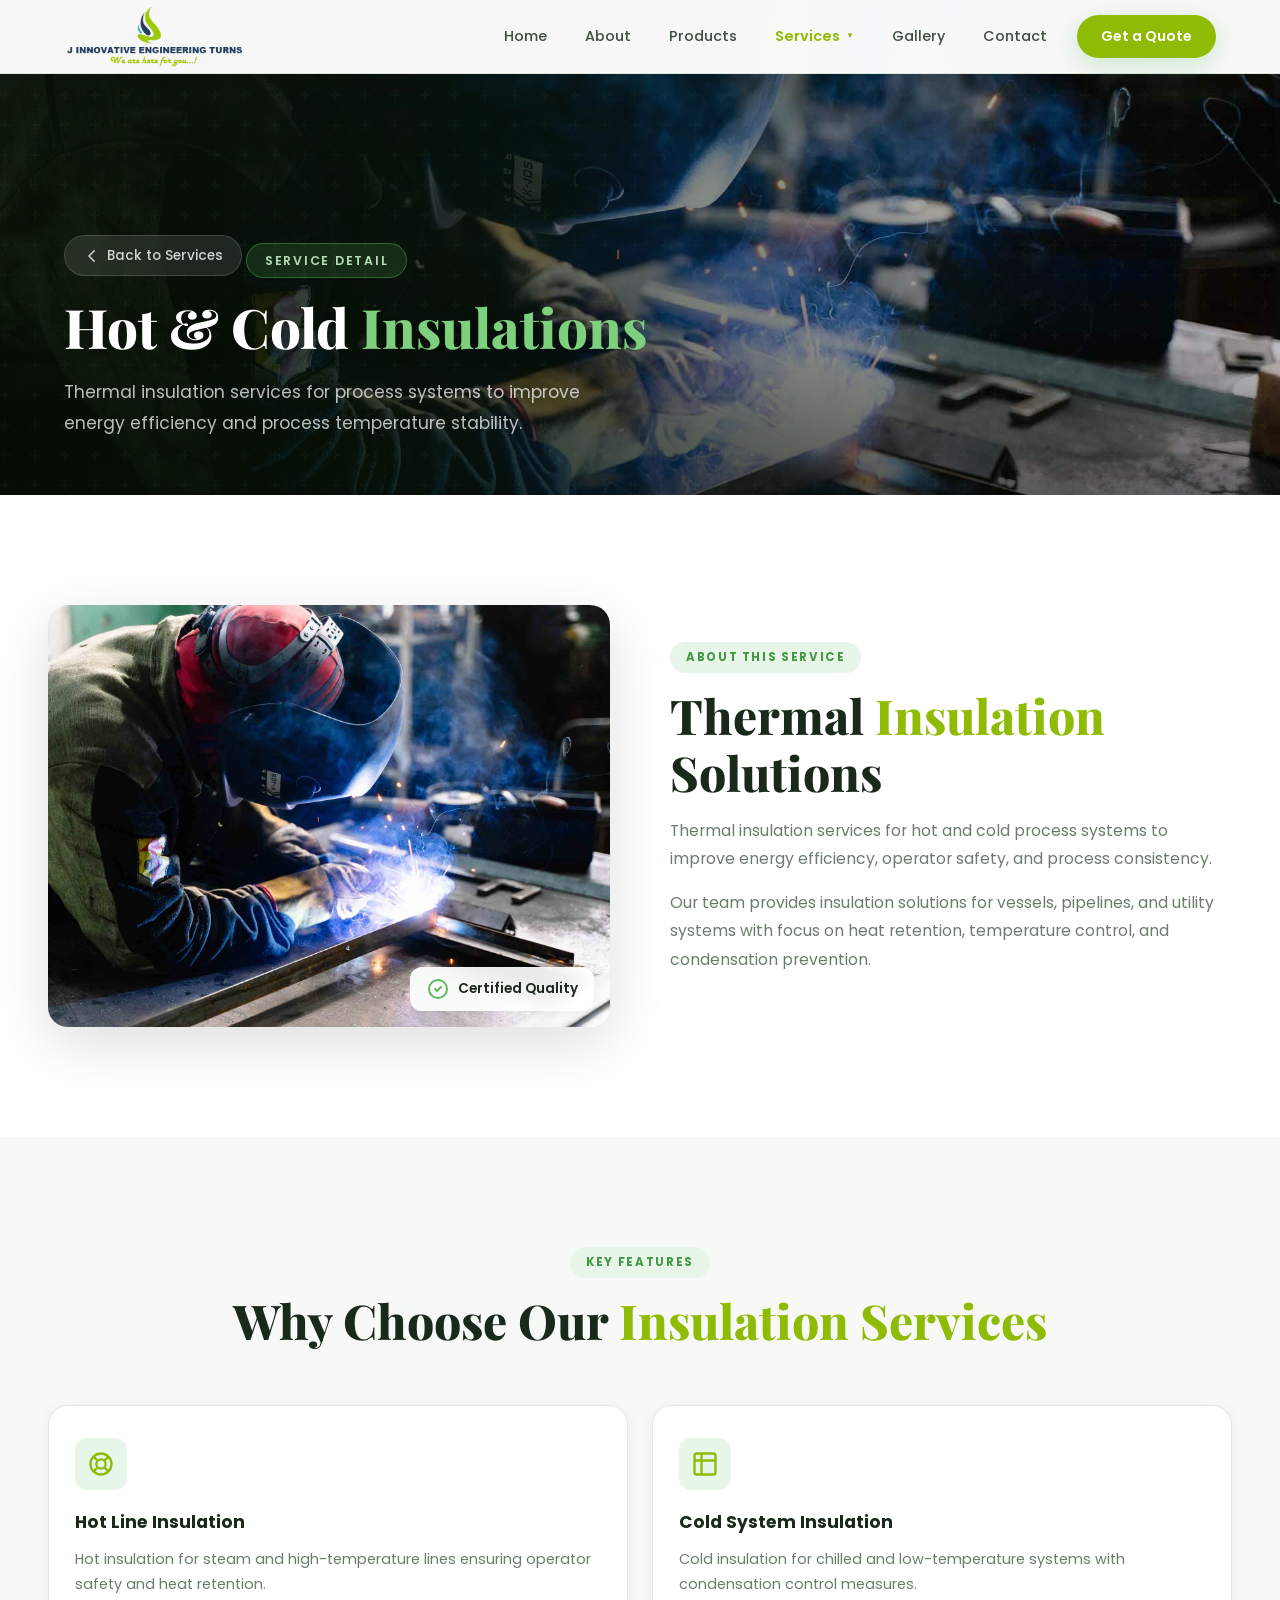
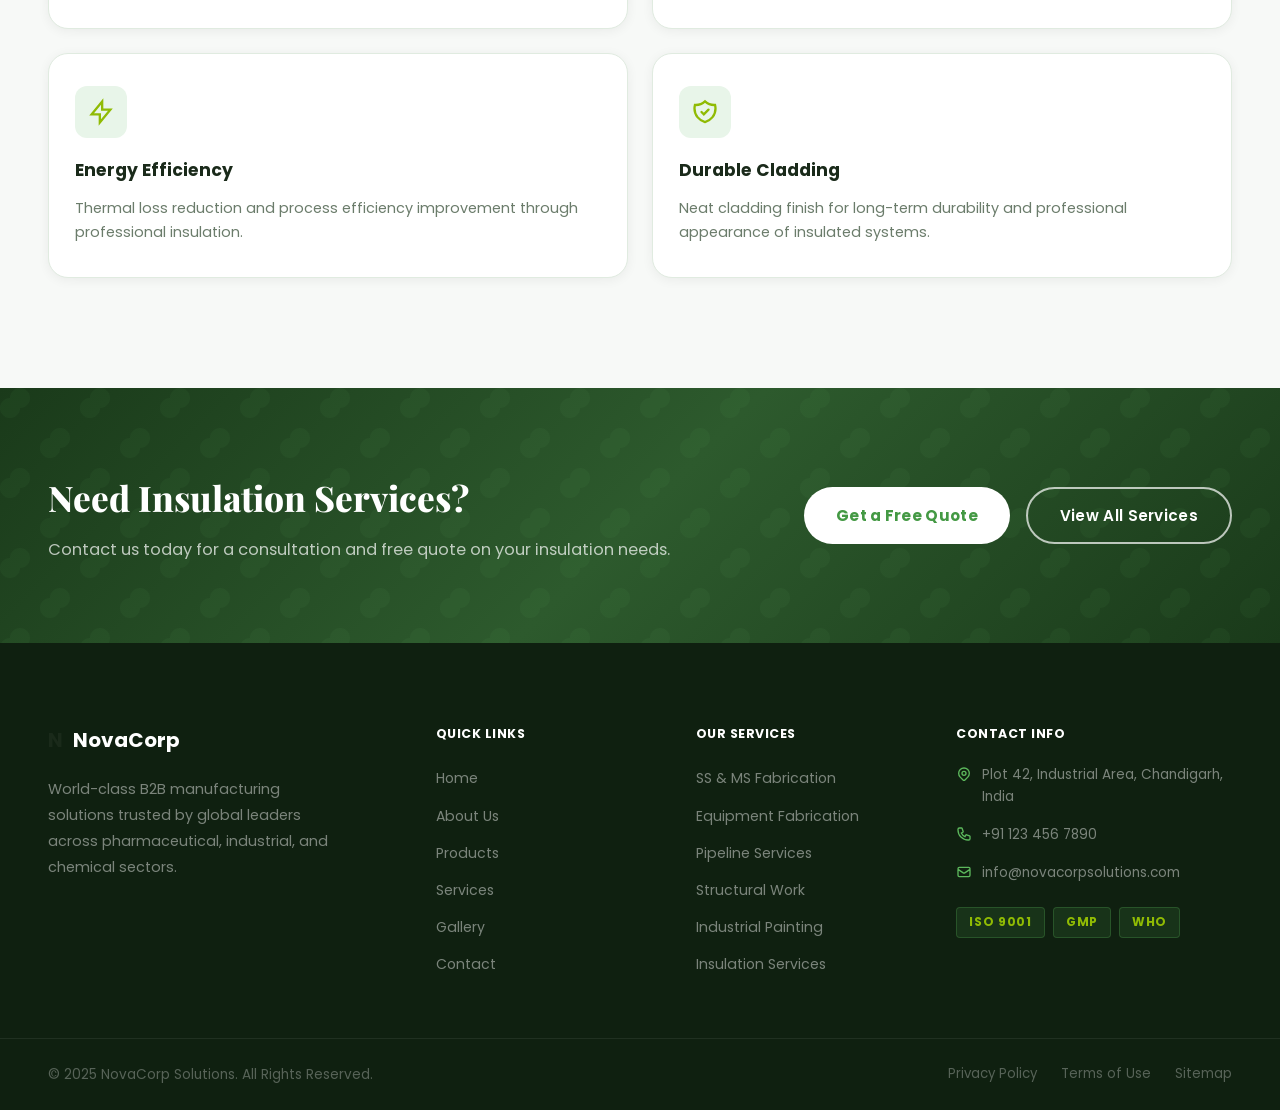
<file: service-hot-cold-insulations.html>
<!DOCTYPE html>
<html lang="en">
<head>
  <meta charset="UTF-8" />
  <meta name="viewport" content="width=device-width, initial-scale=1.0" />
  <title>Hot &amp; Cold Insulations - NovaCorp Solutions</title>
  <meta name="description" content="Thermal insulation services for process systems to improve energy efficiency and process temperature stability by NovaCorp Solutions." />
  <link rel="stylesheet" href="style.css" />
  <link rel="preconnect" href="https://fonts.googleapis.com" />
  <link href="https://fonts.googleapis.com/css2?family=Poppins:wght@300;400;500;600;700;800&family=Playfair+Display:wght@700;800&display=swap" rel="stylesheet" />
  <style>
    .cursor{position:fixed;width:12px;height:12px;background:#5cb85c;border-radius:50%;pointer-events:none;z-index:99999;transform:translate(-50%,-50%);transition:width .2s,height .2s,opacity .2s;mix-blend-mode:multiply}
    .cursor-ring{position:fixed;width:38px;height:38px;border:1.5px solid rgba(92,184,92,.5);border-radius:50%;pointer-events:none;z-index:99998;transform:translate(-50%,-50%);transition:transform .12s linear,width .25s,height .25s,border-color .25s}
    .cursor.hovered{width:20px;height:20px;opacity:.6}
    .cursor-ring.hovered{width:56px;height:56px;border-color:#5cb85c}
  </style>
</head>
<body class="service-detail-body">
  <div class="cursor" id="cursor"></div>
  <div class="cursor-ring" id="cursorRing"></div>

  <nav class="navbar" id="navbar">
    <div class="nav-container">
      <a href="index.html" class="nav-logo"><span class="logo-text" style="padding: 9%;"><img src="jietlogo.png" alt="jiet Logo" width="250"></span></a>
      <ul class="nav-links" id="navLinks">
        <li><a href="index.html" class="nav-link">Home</a></li>
        <li><a href="about.html" class="nav-link">About</a></li>
        <li><a href="products.html" class="nav-link">Products</a></li>
        <li class="nav-dropdown">
          <a href="services.html" class="nav-link dropdown-toggle active">Services</a>
          <div class="dropdown-menu">
            <a href="services.html" class="dropdown-item">All Services</a>
            <a href="service-ss-ms-fabrication.html" class="dropdown-item">SS &amp; MS Fabrication</a>
            <a href="service-fabrication-erection-equipment.html" class="dropdown-item">Fabrication &amp; Erection of Equipment</a>
            <a href="service-fabrication-erection-pipelines.html" class="dropdown-item">Fabrication and Erection of Pipelines</a>
            <a href="service-fabrication-erection-structures.html" class="dropdown-item">Fabrication &amp; Erection of Structures</a>
            <a href="service-industrial-painting-epoxy.html" class="dropdown-item">Industrial Painting &amp; Epoxy Services</a>
            <a href="service-hot-cold-insulations.html" class="dropdown-item">Hot &amp; Cold Insulations</a>
            <a href="service-amc-chemical-pharma.html" class="dropdown-item">AMC Services of Chemical and Pharmaceutical Plants</a>
          </div>
        </li>
        <li><a href="gallery.html" class="nav-link">Gallery</a></li>
        <li><a href="index.html#contact" class="nav-link">Contact</a></li>
        <li><a href="index.html#contact" class="nav-cta">Get a Quote</a></li>
      </ul>
      <button class="hamburger" id="hamburger" aria-label="Toggle Menu"><span></span><span></span><span></span></button>
    </div>
  </nav>

  <section class="svc-hero" id="serviceHero">
    <div class="svc-hero-bg" style="background-image: url('service-6.jpg')"></div>
    <div class="svc-hero-overlay"></div>
    <div class="svc-hero-texture"></div>
    <div class="svc-hero-content">
      <a href="services.html" class="svc-breadcrumb reveal-up"><svg width="18" height="18" viewBox="0 0 24 24" fill="none"><path d="M15 19l-7-7 7-7" stroke="currentColor" stroke-width="2" stroke-linecap="round" stroke-linejoin="round"/></svg> Back to Services</a>
      <p class="svc-hero-tag reveal-up">Service Detail</p>
      <h1 class="svc-hero-title reveal-up delay-1">Hot &amp; Cold <span class="text-green">Insulations</span></h1>
      <p class="svc-hero-sub reveal-up delay-2">Thermal insulation services for process systems to improve energy efficiency and process temperature stability.</p>
    </div>
  </section>

  <main class="svc-main">
    <section class="svc-about section">
      <div class="container">
        <div class="svc-about-grid">
          <div class="svc-img-wrap fade-in-left">
            <div class="svc-img-frame">
              <img src="service-6.jpg" alt="Hot and cold insulation service" loading="eager" />
              <div class="svc-img-badge"><span class="svc-badge-icon"><svg width="24" height="24" viewBox="0 0 24 24" fill="none"><path d="M9 12l2 2 4-4m6 2a9 9 0 11-18 0 9 9 0 0118 0z" stroke="#5cb85c" stroke-width="2" stroke-linecap="round"/></svg></span><span>Certified Quality</span></div>
            </div>
          </div>
          <div class="svc-text fade-in-right">
            <p class="section-tag">About This Service</p>
            <h2 class="section-title">Thermal <span class="text-green">Insulation</span> Solutions</h2>
            <p class="svc-desc">Thermal insulation services for hot and cold process systems to improve energy efficiency, operator safety, and process consistency.</p>
            <p class="svc-desc">Our team provides insulation solutions for vessels, pipelines, and utility systems with focus on heat retention, temperature control, and condensation prevention.</p>
          </div>
        </div>
      </div>
    </section>

    <section class="svc-features section bg-light">
      <div class="container">
        <div class="section-header fade-in">
          <p class="section-tag">Key Features</p>
          <h2 class="section-title">Why Choose Our <span class="text-green">Insulation Services</span></h2>
        </div>
        <div class="svc-features-grid">
          <div class="svc-feature-card fade-in" style="--delay: 0s">
            <div class="svc-feature-icon"><svg width="28" height="28" viewBox="0 0 24 24" fill="none"><path d="M18.364 5.636l-3.536 3.536m0 5.656l3.536 3.536M9.172 9.172L5.636 5.636m3.536 9.192L5.636 18.364M21 12a9 9 0 11-18 0 9 9 0 0118 0zm-5 0a4 4 0 11-8 0 4 4 0 018 0z" stroke="currentColor" stroke-width="2" stroke-linecap="round"/></svg></div>
            <h3>Hot Line Insulation</h3>
            <p>Hot insulation for steam and high-temperature lines ensuring operator safety and heat retention.</p>
          </div>
          <div class="svc-feature-card fade-in" style="--delay: 0.1s">
            <div class="svc-feature-icon"><svg width="28" height="28" viewBox="0 0 24 24" fill="none"><path d="M9 3H5a2 2 0 00-2 2v4m6-6h10a2 2 0 012 2v4M9 3v18m0 0h10a2 2 0 002-2V9M9 21H5a2 2 0 01-2-2V9m0 0h18" stroke="currentColor" stroke-width="2" stroke-linecap="round"/></svg></div>
            <h3>Cold System Insulation</h3>
            <p>Cold insulation for chilled and low-temperature systems with condensation control measures.</p>
          </div>
          <div class="svc-feature-card fade-in" style="--delay: 0.2s">
            <div class="svc-feature-icon"><svg width="28" height="28" viewBox="0 0 24 24" fill="none"><path d="M13 10V3L4 14h7v7l9-11h-7z" stroke="currentColor" stroke-width="2" stroke-linecap="round"/></svg></div>
            <h3>Energy Efficiency</h3>
            <p>Thermal loss reduction and process efficiency improvement through professional insulation.</p>
          </div>
          <div class="svc-feature-card fade-in" style="--delay: 0.3s">
            <div class="svc-feature-icon"><svg width="28" height="28" viewBox="0 0 24 24" fill="none"><path d="M9 12l2 2 4-4m5.618-4.016A11.955 11.955 0 0112 2.944a11.955 11.955 0 01-8.618 3.04A12.02 12.02 0 003 9c0 5.591 3.824 10.29 9 11.622 5.176-1.332 9-6.03 9-11.622 0-1.042-.133-2.052-.382-3.016z" stroke="currentColor" stroke-width="2" stroke-linecap="round"/></svg></div>
            <h3>Durable Cladding</h3>
            <p>Neat cladding finish for long-term durability and professional appearance of insulated systems.</p>
          </div>
        </div>
      </div>
    </section>

    <section class="svc-cta">
      <div class="svc-cta-bg"></div>
      <div class="container svc-cta-content fade-in">
        <div class="svc-cta-text"><h2>Need Insulation Services?</h2><p>Contact us today for a consultation and free quote on your insulation needs.</p></div>
        <div class="svc-cta-actions"><a href="index.html#contact" class="btn btn-white">Get a Free Quote</a><a href="services.html" class="btn btn-outline-white">View All Services</a></div>
      </div>
    </section>
  </main>

  <footer class="footer">
    <div class="footer-top"><div class="container footer-grid">
      <div class="footer-brand"><a href="index.html" class="nav-logo footer-logo"><span class="logo-icon">N</span><span class="logo-text">Nova<strong>Corp</strong></span></a><p>World-class B2B manufacturing solutions trusted by global leaders across pharmaceutical, industrial, and chemical sectors.</p></div>
      <div class="footer-col"><h4>Quick Links</h4><ul><li><a href="index.html">Home</a></li><li><a href="about.html">About Us</a></li><li><a href="products.html">Products</a></li><li><a href="services.html">Services</a></li><li><a href="gallery.html">Gallery</a></li><li><a href="index.html#contact">Contact</a></li></ul></div>
      <div class="footer-col"><h4>Our Services</h4><ul><li><a href="service-ss-ms-fabrication.html">SS & MS Fabrication</a></li><li><a href="service-fabrication-erection-equipment.html">Equipment Fabrication</a></li><li><a href="service-fabrication-erection-pipelines.html">Pipeline Services</a></li><li><a href="service-fabrication-erection-structures.html">Structural Work</a></li><li><a href="service-industrial-painting-epoxy.html">Industrial Painting</a></li><li><a href="service-hot-cold-insulations.html">Insulation Services</a></li></ul></div>
      <div class="footer-col"><h4>Contact Info</h4><div class="footer-contact-item"><svg width="16" height="16" viewBox="0 0 24 24" fill="none"><path d="M17.657 16.657L13.414 20.9a1.998 1.998 0 01-2.827 0l-4.244-4.243a8 8 0 1111.314 0z" stroke="#5cb85c" stroke-width="2"/><path d="M15 11a3 3 0 11-6 0 3 3 0 016 0z" stroke="#5cb85c" stroke-width="2"/></svg><span>Plot 42, Industrial Area, Chandigarh, India</span></div><div class="footer-contact-item"><svg width="16" height="16" viewBox="0 0 24 24" fill="none"><path d="M3 5a2 2 0 012-2h3.28a1 1 0 01.948.684l1.498 4.493a1 1 0 01-.502 1.21l-2.257 1.13a11.042 11.042 0 005.516 5.516l1.13-2.257a1 1 0 011.21-.502l4.493 1.498a1 1 0 01.684.949V19a2 2 0 01-2 2h-1C9.716 21 3 14.284 3 6V5z" stroke="#5cb85c" stroke-width="2"/></svg><span>+91 123 456 7890</span></div><div class="footer-contact-item"><svg width="16" height="16" viewBox="0 0 24 24" fill="none"><path d="M3 8l7.89 5.26a2 2 0 002.22 0L21 8M5 19h14a2 2 0 002-2V7a2 2 0 00-2-2H5a2 2 0 00-2 2v10a2 2 0 002 2z" stroke="#5cb85c" stroke-width="2" stroke-linecap="round"/></svg><span>info@novacorpsolutions.com</span></div><div class="footer-certifications"><span class="cert-badge">ISO 9001</span><span class="cert-badge">GMP</span><span class="cert-badge">WHO</span></div></div>
    </div></div>
    <div class="footer-bottom"><div class="container footer-bottom-inner"><p>&copy; 2025 NovaCorp Solutions. All Rights Reserved.</p><div class="footer-legal"><a href="#">Privacy Policy</a><a href="#">Terms of Use</a><a href="#">Sitemap</a></div></div></div>
  </footer>

  <button class="back-to-top" id="backToTop" aria-label="Back to top" onclick="scrollToTop()"><svg width="20" height="20" viewBox="0 0 24 24" fill="none"><path d="M5 15l7-7 7 7" stroke="currentColor" stroke-width="2.5" stroke-linecap="round" stroke-linejoin="round"/></svg></button>
  <script src="script.js"></script>
  <script>const cursor=document.getElementById('cursor'),ring=document.getElementById('cursorRing');let mouseX=0,mouseY=0,ringX=0,ringY=0;document.addEventListener('mousemove',e=>{mouseX=e.clientX;mouseY=e.clientY;cursor.style.left=mouseX+'px';cursor.style.top=mouseY+'px'});function animateRing(){ringX+=(mouseX-ringX)*.14;ringY+=(mouseY-ringY)*.14;ring.style.left=ringX+'px';ring.style.top=ringY+'px';requestAnimationFrame(animateRing)}animateRing();document.querySelectorAll('a, button').forEach(el=>{el.addEventListener('mouseenter',()=>{cursor.classList.add('hovered');ring.classList.add('hovered')});el.addEventListener('mouseleave',()=>{cursor.classList.remove('hovered');ring.classList.remove('hovered')})});</script>
</body>
</html>
</file>
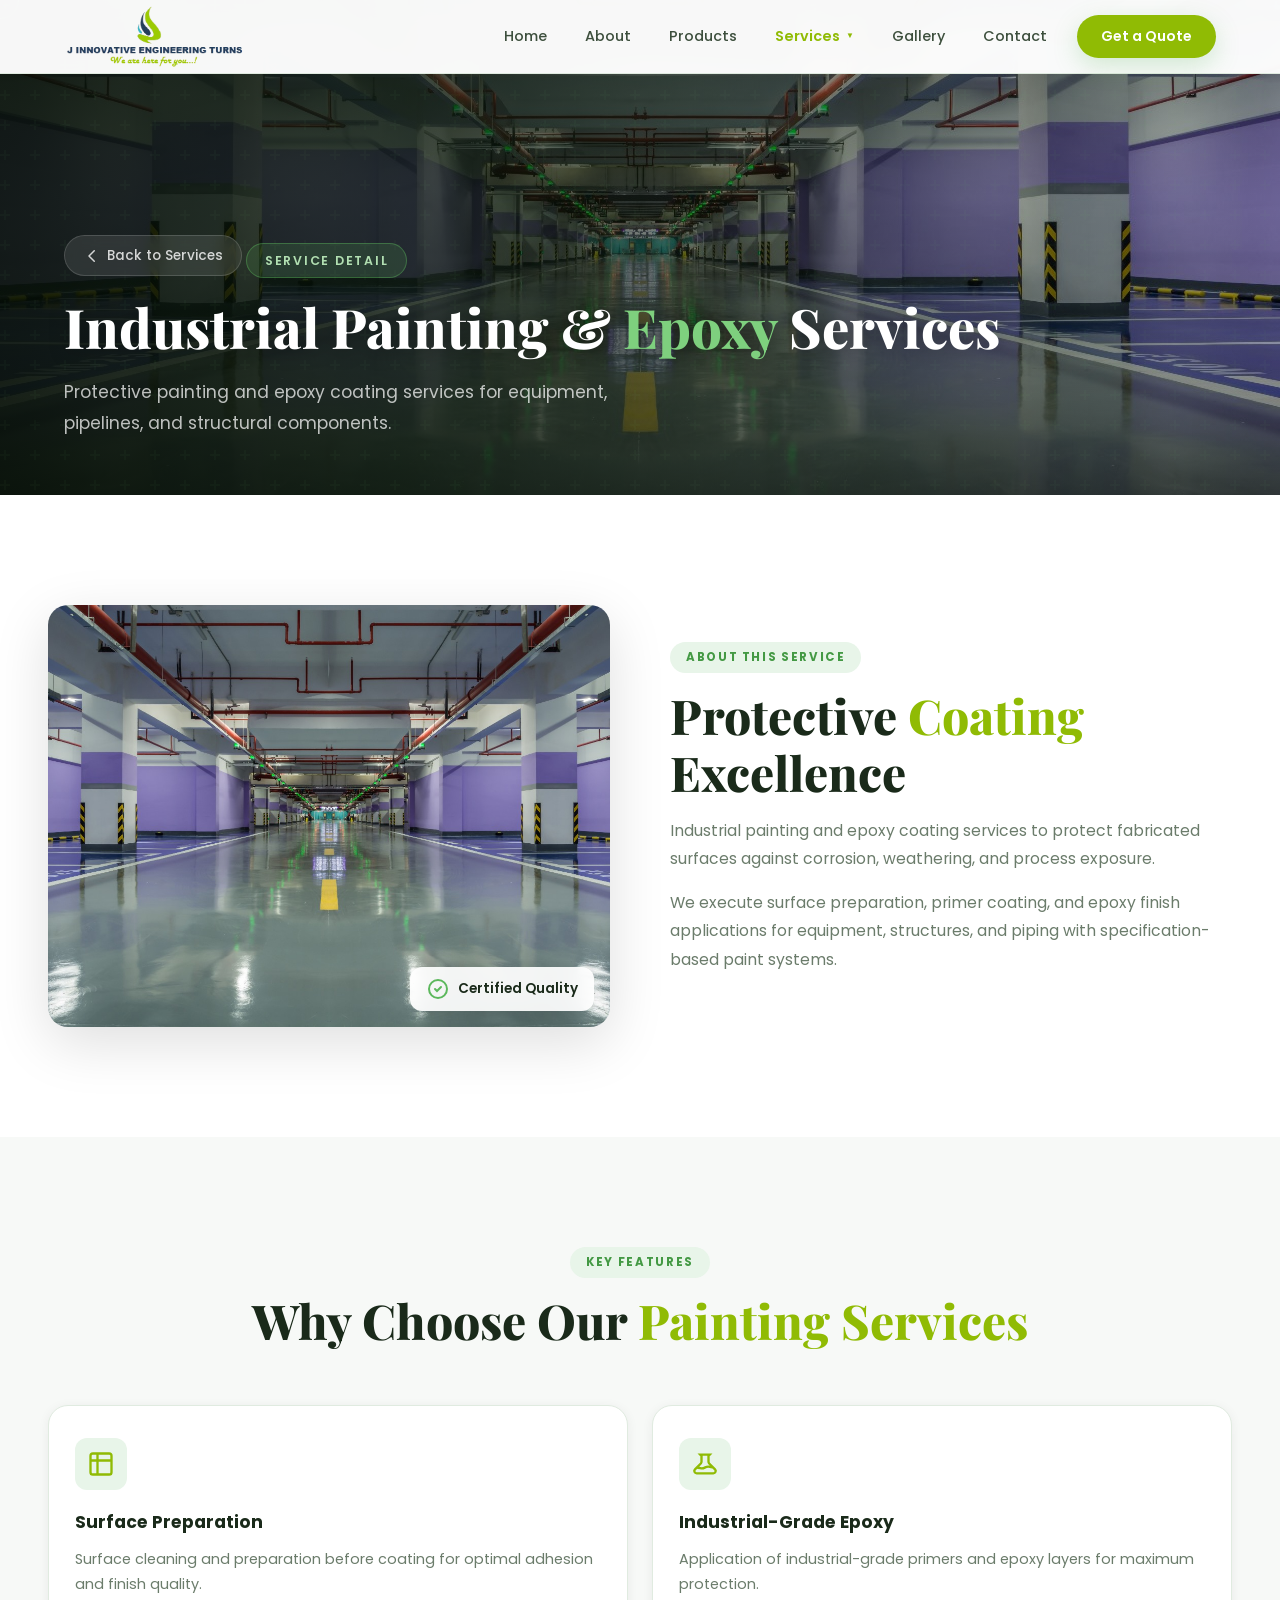
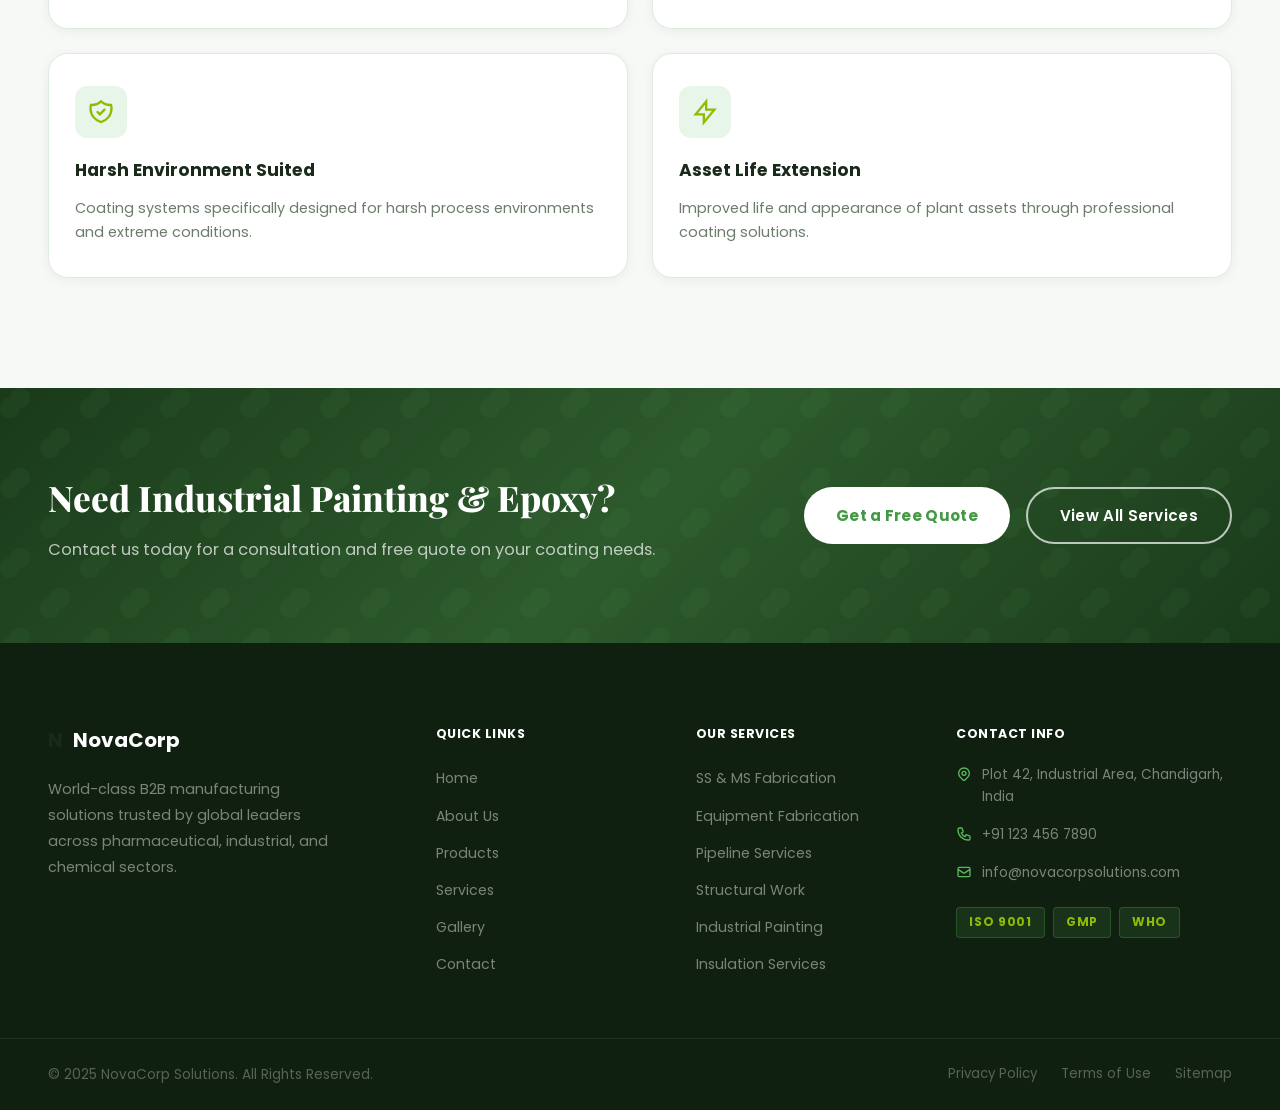
<file: service-industrial-painting-epoxy.html>
<!DOCTYPE html>
<html lang="en">
<head>
  <meta charset="UTF-8" />
  <meta name="viewport" content="width=device-width, initial-scale=1.0" />
  <title>Industrial Painting &amp; Epoxy Services - NovaCorp Solutions</title>
  <meta name="description" content="Protective painting and epoxy coating services for equipment, pipelines, and structural components by NovaCorp Solutions." />
  <link rel="stylesheet" href="style.css" />
  <link rel="preconnect" href="https://fonts.googleapis.com" />
  <link href="https://fonts.googleapis.com/css2?family=Poppins:wght@300;400;500;600;700;800&family=Playfair+Display:wght@700;800&display=swap" rel="stylesheet" />
  <style>
    .cursor{position:fixed;width:12px;height:12px;background:#5cb85c;border-radius:50%;pointer-events:none;z-index:99999;transform:translate(-50%,-50%);transition:width .2s,height .2s,opacity .2s;mix-blend-mode:multiply}
    .cursor-ring{position:fixed;width:38px;height:38px;border:1.5px solid rgba(92,184,92,.5);border-radius:50%;pointer-events:none;z-index:99998;transform:translate(-50%,-50%);transition:transform .12s linear,width .25s,height .25s,border-color .25s}
    .cursor.hovered{width:20px;height:20px;opacity:.6}
    .cursor-ring.hovered{width:56px;height:56px;border-color:#5cb85c}
  </style>
</head>
<body class="service-detail-body">
  <div class="cursor" id="cursor"></div>
  <div class="cursor-ring" id="cursorRing"></div>

  <nav class="navbar" id="navbar">
    <div class="nav-container">
      <a href="index.html" class="nav-logo"><span class="logo-text" style="padding: 9%;"><img src="jietlogo.png" alt="jiet Logo" width="250"></span></a>
      <ul class="nav-links" id="navLinks">
        <li><a href="index.html" class="nav-link">Home</a></li>
        <li><a href="about.html" class="nav-link">About</a></li>
        <li><a href="products.html" class="nav-link">Products</a></li>
        <li class="nav-dropdown">
          <a href="services.html" class="nav-link dropdown-toggle active">Services</a>
          <div class="dropdown-menu">
            <a href="services.html" class="dropdown-item">All Services</a>
            <a href="service-ss-ms-fabrication.html" class="dropdown-item">SS &amp; MS Fabrication</a>
            <a href="service-fabrication-erection-equipment.html" class="dropdown-item">Fabrication &amp; Erection of Equipment</a>
            <a href="service-fabrication-erection-pipelines.html" class="dropdown-item">Fabrication and Erection of Pipelines</a>
            <a href="service-fabrication-erection-structures.html" class="dropdown-item">Fabrication &amp; Erection of Structures</a>
            <a href="service-industrial-painting-epoxy.html" class="dropdown-item">Industrial Painting &amp; Epoxy Services</a>
            <a href="service-hot-cold-insulations.html" class="dropdown-item">Hot &amp; Cold Insulations</a>
            <a href="service-amc-chemical-pharma.html" class="dropdown-item">AMC Services of Chemical and Pharmaceutical Plants</a>
          </div>
        </li>
        <li><a href="gallery.html" class="nav-link">Gallery</a></li>
        <li><a href="index.html#contact" class="nav-link">Contact</a></li>
        <li><a href="index.html#contact" class="nav-cta">Get a Quote</a></li>
      </ul>
      <button class="hamburger" id="hamburger" aria-label="Toggle Menu"><span></span><span></span><span></span></button>
    </div>
  </nav>

  <section class="svc-hero" id="serviceHero">
    <div class="svc-hero-bg" style="background-image: url('service-5.jpeg')"></div>
    <div class="svc-hero-overlay"></div>
    <div class="svc-hero-texture"></div>
    <div class="svc-hero-content">
      <a href="services.html" class="svc-breadcrumb reveal-up"><svg width="18" height="18" viewBox="0 0 24 24" fill="none"><path d="M15 19l-7-7 7-7" stroke="currentColor" stroke-width="2" stroke-linecap="round" stroke-linejoin="round"/></svg> Back to Services</a>
      <p class="svc-hero-tag reveal-up">Service Detail</p>
      <h1 class="svc-hero-title reveal-up delay-1">Industrial Painting &amp; <span class="text-green">Epoxy</span> Services</h1>
      <p class="svc-hero-sub reveal-up delay-2">Protective painting and epoxy coating services for equipment, pipelines, and structural components.</p>
    </div>
  </section>

  <main class="svc-main">
    <section class="svc-about section">
      <div class="container">
        <div class="svc-about-grid">
          <div class="svc-img-wrap fade-in-left">
            <div class="svc-img-frame">
              <img src="service-5.jpeg" alt="Industrial painting and epoxy service" loading="eager" />
              <div class="svc-img-badge"><span class="svc-badge-icon"><svg width="24" height="24" viewBox="0 0 24 24" fill="none"><path d="M9 12l2 2 4-4m6 2a9 9 0 11-18 0 9 9 0 0118 0z" stroke="#5cb85c" stroke-width="2" stroke-linecap="round"/></svg></span><span>Certified Quality</span></div>
            </div>
          </div>
          <div class="svc-text fade-in-right">
            <p class="section-tag">About This Service</p>
            <h2 class="section-title">Protective <span class="text-green">Coating</span> Excellence</h2>
            <p class="svc-desc">Industrial painting and epoxy coating services to protect fabricated surfaces against corrosion, weathering, and process exposure.</p>
            <p class="svc-desc">We execute surface preparation, primer coating, and epoxy finish applications for equipment, structures, and piping with specification-based paint systems.</p>
          </div>
        </div>
      </div>
    </section>

    <section class="svc-features section bg-light">
      <div class="container">
        <div class="section-header fade-in">
          <p class="section-tag">Key Features</p>
          <h2 class="section-title">Why Choose Our <span class="text-green">Painting Services</span></h2>
        </div>
        <div class="svc-features-grid">
          <div class="svc-feature-card fade-in" style="--delay: 0s">
            <div class="svc-feature-icon"><svg width="28" height="28" viewBox="0 0 24 24" fill="none"><path d="M9 3H5a2 2 0 00-2 2v4m6-6h10a2 2 0 012 2v4M9 3v18m0 0h10a2 2 0 002-2V9M9 21H5a2 2 0 01-2-2V9m0 0h18" stroke="currentColor" stroke-width="2" stroke-linecap="round"/></svg></div>
            <h3>Surface Preparation</h3>
            <p>Surface cleaning and preparation before coating for optimal adhesion and finish quality.</p>
          </div>
          <div class="svc-feature-card fade-in" style="--delay: 0.1s">
            <div class="svc-feature-icon"><svg width="28" height="28" viewBox="0 0 24 24" fill="none"><path d="M19.428 15.428a2 2 0 00-1.022-.547l-2.387-.477a6 6 0 00-3.86.517l-.318.158a6 6 0 01-3.86.517L6.05 15.21a2 2 0 00-1.806.547M8 4h8l-1 1v5.172a2 2 0 00.586 1.414l5 5c1.26 1.26.367 3.414-1.415 3.414H4.828c-1.78 0-2.678-2.153-1.414-3.414l5-5A2 2 0 009 10.172V5L8 4z" stroke="currentColor" stroke-width="2" stroke-linecap="round"/></svg></div>
            <h3>Industrial-Grade Epoxy</h3>
            <p>Application of industrial-grade primers and epoxy layers for maximum protection.</p>
          </div>
          <div class="svc-feature-card fade-in" style="--delay: 0.2s">
            <div class="svc-feature-icon"><svg width="28" height="28" viewBox="0 0 24 24" fill="none"><path d="M9 12l2 2 4-4m5.618-4.016A11.955 11.955 0 0112 2.944a11.955 11.955 0 01-8.618 3.04A12.02 12.02 0 003 9c0 5.591 3.824 10.29 9 11.622 5.176-1.332 9-6.03 9-11.622 0-1.042-.133-2.052-.382-3.016z" stroke="currentColor" stroke-width="2" stroke-linecap="round"/></svg></div>
            <h3>Harsh Environment Suited</h3>
            <p>Coating systems specifically designed for harsh process environments and extreme conditions.</p>
          </div>
          <div class="svc-feature-card fade-in" style="--delay: 0.3s">
            <div class="svc-feature-icon"><svg width="28" height="28" viewBox="0 0 24 24" fill="none"><path d="M13 10V3L4 14h7v7l9-11h-7z" stroke="currentColor" stroke-width="2" stroke-linecap="round"/></svg></div>
            <h3>Asset Life Extension</h3>
            <p>Improved life and appearance of plant assets through professional coating solutions.</p>
          </div>
        </div>
      </div>
    </section>

    <section class="svc-cta">
      <div class="svc-cta-bg"></div>
      <div class="container svc-cta-content fade-in">
        <div class="svc-cta-text"><h2>Need Industrial Painting &amp; Epoxy?</h2><p>Contact us today for a consultation and free quote on your coating needs.</p></div>
        <div class="svc-cta-actions"><a href="index.html#contact" class="btn btn-white">Get a Free Quote</a><a href="services.html" class="btn btn-outline-white">View All Services</a></div>
      </div>
    </section>
  </main>

  <footer class="footer">
    <div class="footer-top"><div class="container footer-grid">
      <div class="footer-brand"><a href="index.html" class="nav-logo footer-logo"><span class="logo-icon">N</span><span class="logo-text">Nova<strong>Corp</strong></span></a><p>World-class B2B manufacturing solutions trusted by global leaders across pharmaceutical, industrial, and chemical sectors.</p></div>
      <div class="footer-col"><h4>Quick Links</h4><ul><li><a href="index.html">Home</a></li><li><a href="about.html">About Us</a></li><li><a href="products.html">Products</a></li><li><a href="services.html">Services</a></li><li><a href="gallery.html">Gallery</a></li><li><a href="index.html#contact">Contact</a></li></ul></div>
      <div class="footer-col"><h4>Our Services</h4><ul><li><a href="service-ss-ms-fabrication.html">SS & MS Fabrication</a></li><li><a href="service-fabrication-erection-equipment.html">Equipment Fabrication</a></li><li><a href="service-fabrication-erection-pipelines.html">Pipeline Services</a></li><li><a href="service-fabrication-erection-structures.html">Structural Work</a></li><li><a href="service-industrial-painting-epoxy.html">Industrial Painting</a></li><li><a href="service-hot-cold-insulations.html">Insulation Services</a></li></ul></div>
      <div class="footer-col"><h4>Contact Info</h4><div class="footer-contact-item"><svg width="16" height="16" viewBox="0 0 24 24" fill="none"><path d="M17.657 16.657L13.414 20.9a1.998 1.998 0 01-2.827 0l-4.244-4.243a8 8 0 1111.314 0z" stroke="#5cb85c" stroke-width="2"/><path d="M15 11a3 3 0 11-6 0 3 3 0 016 0z" stroke="#5cb85c" stroke-width="2"/></svg><span>Plot 42, Industrial Area, Chandigarh, India</span></div><div class="footer-contact-item"><svg width="16" height="16" viewBox="0 0 24 24" fill="none"><path d="M3 5a2 2 0 012-2h3.28a1 1 0 01.948.684l1.498 4.493a1 1 0 01-.502 1.21l-2.257 1.13a11.042 11.042 0 005.516 5.516l1.13-2.257a1 1 0 011.21-.502l4.493 1.498a1 1 0 01.684.949V19a2 2 0 01-2 2h-1C9.716 21 3 14.284 3 6V5z" stroke="#5cb85c" stroke-width="2"/></svg><span>+91 123 456 7890</span></div><div class="footer-contact-item"><svg width="16" height="16" viewBox="0 0 24 24" fill="none"><path d="M3 8l7.89 5.26a2 2 0 002.22 0L21 8M5 19h14a2 2 0 002-2V7a2 2 0 00-2-2H5a2 2 0 00-2 2v10a2 2 0 002 2z" stroke="#5cb85c" stroke-width="2" stroke-linecap="round"/></svg><span>info@novacorpsolutions.com</span></div><div class="footer-certifications"><span class="cert-badge">ISO 9001</span><span class="cert-badge">GMP</span><span class="cert-badge">WHO</span></div></div>
    </div></div>
    <div class="footer-bottom"><div class="container footer-bottom-inner"><p>&copy; 2025 NovaCorp Solutions. All Rights Reserved.</p><div class="footer-legal"><a href="#">Privacy Policy</a><a href="#">Terms of Use</a><a href="#">Sitemap</a></div></div></div>
  </footer>

  <button class="back-to-top" id="backToTop" aria-label="Back to top" onclick="scrollToTop()"><svg width="20" height="20" viewBox="0 0 24 24" fill="none"><path d="M5 15l7-7 7 7" stroke="currentColor" stroke-width="2.5" stroke-linecap="round" stroke-linejoin="round"/></svg></button>
  <script src="script.js"></script>
  <script>const cursor=document.getElementById('cursor'),ring=document.getElementById('cursorRing');let mouseX=0,mouseY=0,ringX=0,ringY=0;document.addEventListener('mousemove',e=>{mouseX=e.clientX;mouseY=e.clientY;cursor.style.left=mouseX+'px';cursor.style.top=mouseY+'px'});function animateRing(){ringX+=(mouseX-ringX)*.14;ringY+=(mouseY-ringY)*.14;ring.style.left=ringX+'px';ring.style.top=ringY+'px';requestAnimationFrame(animateRing)}animateRing();document.querySelectorAll('a, button').forEach(el=>{el.addEventListener('mouseenter',()=>{cursor.classList.add('hovered');ring.classList.add('hovered')});el.addEventListener('mouseleave',()=>{cursor.classList.remove('hovered');ring.classList.remove('hovered')})});</script>
</body>
</html>
</file>
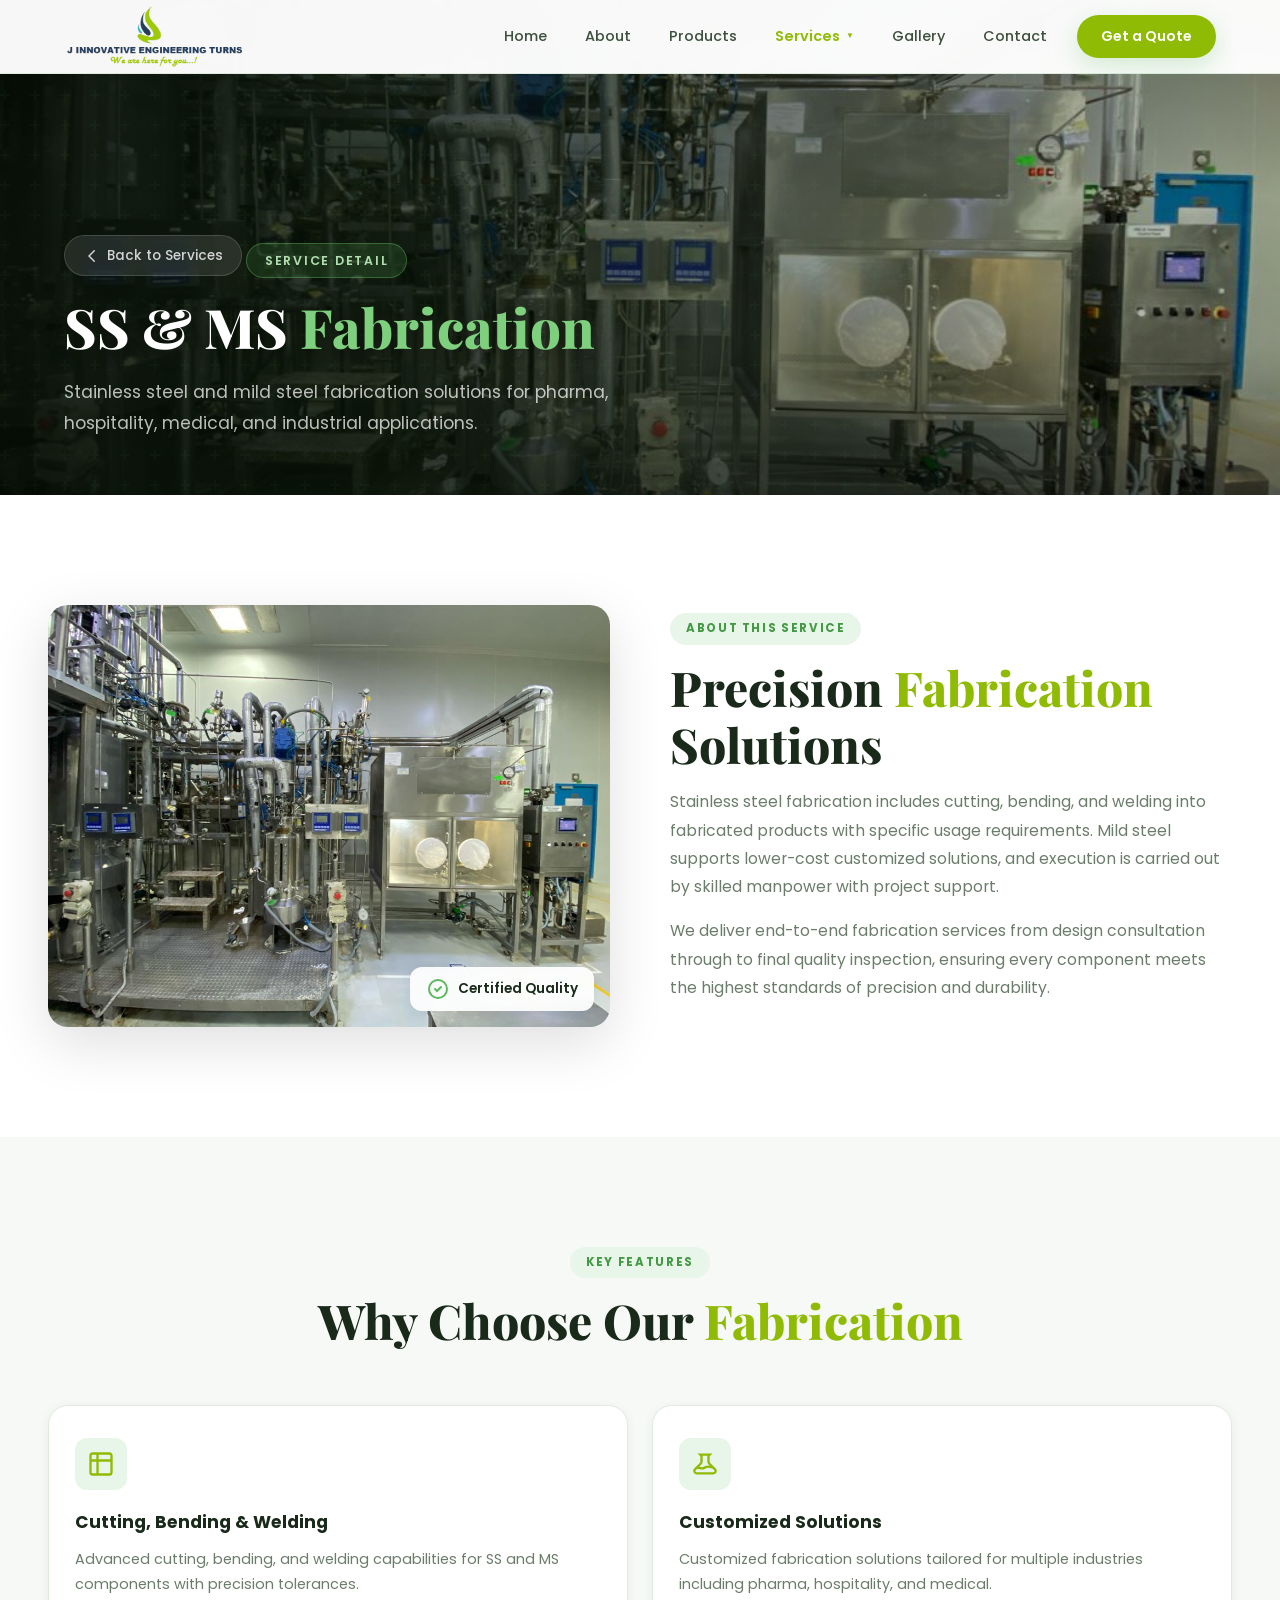
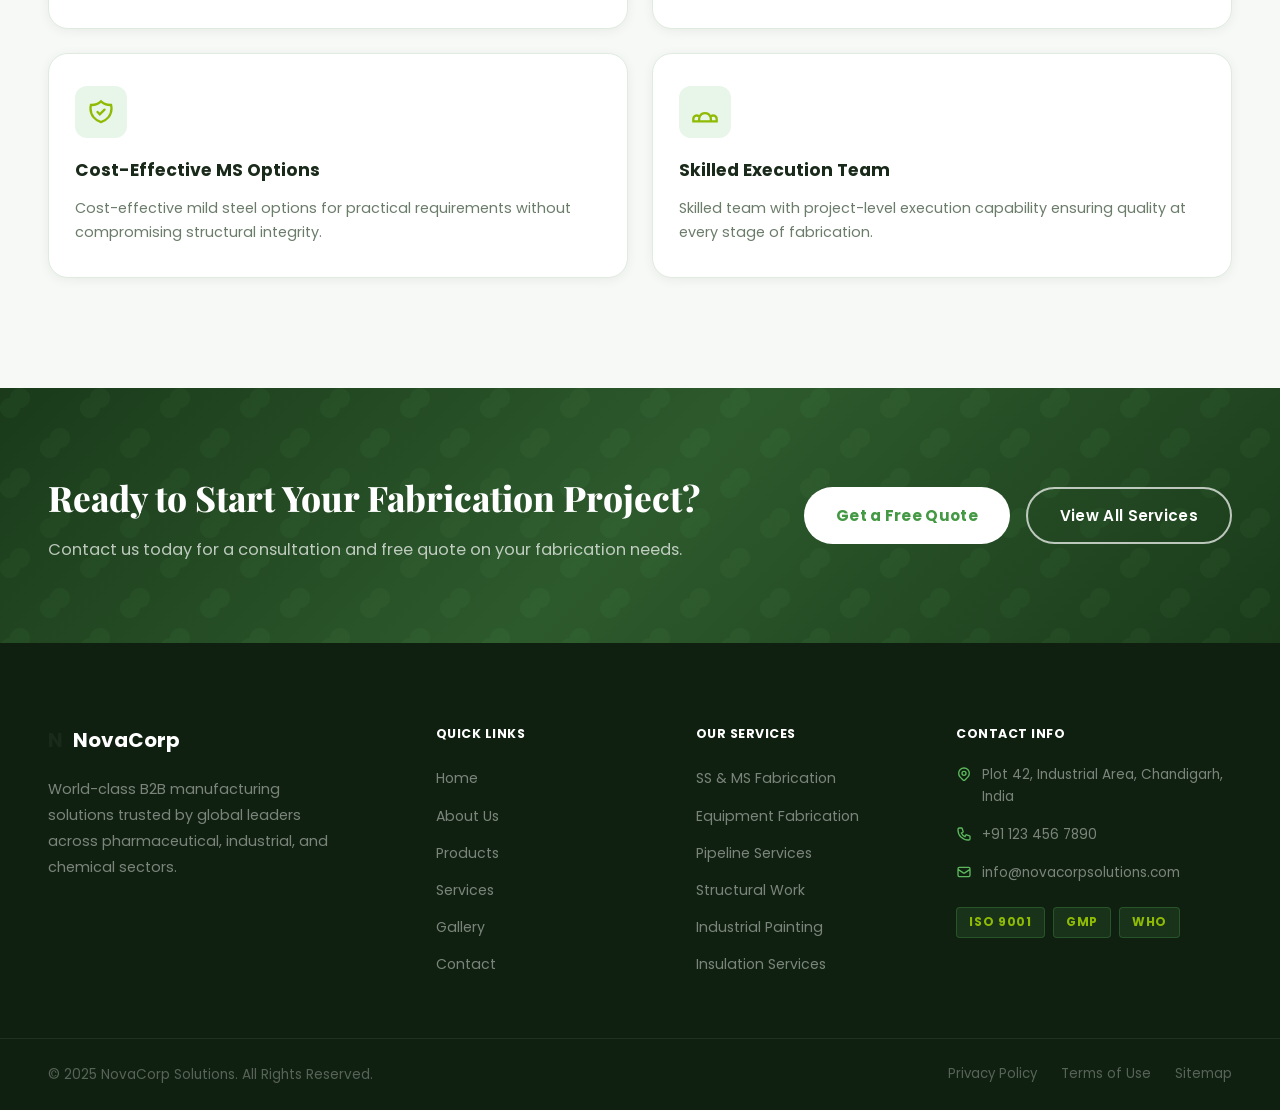
<file: service-ss-ms-fabrication.html>
<!DOCTYPE html>
<html lang="en">
<head>
  <meta charset="UTF-8" />
  <meta name="viewport" content="width=device-width, initial-scale=1.0" />
  <title>SS &amp; MS Fabrication - NovaCorp Solutions</title>
  <meta name="description" content="Premium stainless steel and mild steel fabrication solutions for pharma, hospitality, medical, and industrial applications by NovaCorp Solutions." />
  <link rel="stylesheet" href="style.css" />
  <link rel="preconnect" href="https://fonts.googleapis.com" />
  <link href="https://fonts.googleapis.com/css2?family=Poppins:wght@300;400;500;600;700;800&family=Playfair+Display:wght@700;800&display=swap" rel="stylesheet" />
  <style>
    .cursor{position:fixed;width:12px;height:12px;background:#5cb85c;border-radius:50%;pointer-events:none;z-index:99999;transform:translate(-50%,-50%);transition:width .2s,height .2s,opacity .2s;mix-blend-mode:multiply}
    .cursor-ring{position:fixed;width:38px;height:38px;border:1.5px solid rgba(92,184,92,.5);border-radius:50%;pointer-events:none;z-index:99998;transform:translate(-50%,-50%);transition:transform .12s linear,width .25s,height .25s,border-color .25s}
    .cursor.hovered{width:20px;height:20px;opacity:.6}
    .cursor-ring.hovered{width:56px;height:56px;border-color:#5cb85c}
  </style>
</head>
<body class="service-detail-body">
  <div class="cursor" id="cursor"></div>
  <div class="cursor-ring" id="cursorRing"></div>

  <nav class="navbar" id="navbar">
    <div class="nav-container">
      <a href="index.html" class="nav-logo">
        <span class="logo-text" style="padding: 9%;"><img src="jietlogo.png" alt="jiet Logo" width="250"></span>
      </a>
      <ul class="nav-links" id="navLinks">
        <li><a href="index.html" class="nav-link">Home</a></li>
        <li><a href="about.html" class="nav-link">About</a></li>
        <li><a href="products.html" class="nav-link">Products</a></li>
        <li class="nav-dropdown">
          <a href="services.html" class="nav-link dropdown-toggle active">Services</a>
          <div class="dropdown-menu">
            <a href="services.html" class="dropdown-item">All Services</a>
            <a href="service-ss-ms-fabrication.html" class="dropdown-item">SS &amp; MS Fabrication</a>
            <a href="service-fabrication-erection-equipment.html" class="dropdown-item">Fabrication &amp; Erection of Equipment</a>
            <a href="service-fabrication-erection-pipelines.html" class="dropdown-item">Fabrication and Erection of Pipelines</a>
            <a href="service-fabrication-erection-structures.html" class="dropdown-item">Fabrication &amp; Erection of Structures</a>
            <a href="service-industrial-painting-epoxy.html" class="dropdown-item">Industrial Painting &amp; Epoxy Services</a>
            <a href="service-hot-cold-insulations.html" class="dropdown-item">Hot &amp; Cold Insulations</a>
            <a href="service-amc-chemical-pharma.html" class="dropdown-item">AMC Services of Chemical and Pharmaceutical Plants</a>
          </div>
        </li>
        <li><a href="gallery.html" class="nav-link">Gallery</a></li>
        <li><a href="index.html#contact" class="nav-link">Contact</a></li>
        <li><a href="index.html#contact" class="nav-cta">Get a Quote</a></li>
      </ul>
      <button class="hamburger" id="hamburger" aria-label="Toggle Menu">
        <span></span><span></span><span></span>
      </button>
    </div>
  </nav>

  <!-- ========== SERVICE HERO ========== -->
  <section class="svc-hero" id="serviceHero">
    <div class="svc-hero-bg" style="background-image: url('service-1.jpeg')"></div>
    <div class="svc-hero-overlay"></div>
    <div class="svc-hero-texture"></div>
    <div class="svc-hero-content">
      <a href="services.html" class="svc-breadcrumb reveal-up">
        <svg width="18" height="18" viewBox="0 0 24 24" fill="none"><path d="M15 19l-7-7 7-7" stroke="currentColor" stroke-width="2" stroke-linecap="round" stroke-linejoin="round"/></svg>
        Back to Services
      </a>
      <p class="svc-hero-tag reveal-up">Service Detail</p>
      <h1 class="svc-hero-title reveal-up delay-1">SS &amp; MS <span class="text-green">Fabrication</span></h1>
      <p class="svc-hero-sub reveal-up delay-2">Stainless steel and mild steel fabrication solutions for pharma, hospitality, medical, and industrial applications.</p>
    </div>
  </section>

  <!-- ========== SERVICE CONTENT ========== -->
  <main class="svc-main">
    <section class="svc-about section">
      <div class="container">
        <div class="svc-about-grid">
          <div class="svc-img-wrap fade-in-left">
            <div class="svc-img-frame">
              <img src="service-1.jpeg" alt="SS and MS fabrication service" loading="eager" />
              <div class="svc-img-badge">
                <span class="svc-badge-icon">
                  <svg width="24" height="24" viewBox="0 0 24 24" fill="none"><path d="M9 12l2 2 4-4m6 2a9 9 0 11-18 0 9 9 0 0118 0z" stroke="#5cb85c" stroke-width="2" stroke-linecap="round"/></svg>
                </span>
                <span>Certified Quality</span>
              </div>
            </div>
          </div>
          <div class="svc-text fade-in-right">
            <p class="section-tag">About This Service</p>
            <h2 class="section-title">Precision <span class="text-green">Fabrication</span> Solutions</h2>
            <p class="svc-desc">Stainless steel fabrication includes cutting, bending, and welding into fabricated products with specific usage requirements. Mild steel supports lower-cost customized solutions, and execution is carried out by skilled manpower with project support.</p>
            <p class="svc-desc">We deliver end-to-end fabrication services from design consultation through to final quality inspection, ensuring every component meets the highest standards of precision and durability.</p>
          </div>
        </div>
      </div>
    </section>

    <!-- Features Grid -->
    <section class="svc-features section bg-light">
      <div class="container">
        <div class="section-header fade-in">
          <p class="section-tag">Key Features</p>
          <h2 class="section-title">Why Choose Our <span class="text-green">Fabrication</span></h2>
        </div>
        <div class="svc-features-grid">
          <div class="svc-feature-card fade-in" style="--delay: 0s">
            <div class="svc-feature-icon">
              <svg width="28" height="28" viewBox="0 0 24 24" fill="none"><path d="M9 3H5a2 2 0 00-2 2v4m6-6h10a2 2 0 012 2v4M9 3v18m0 0h10a2 2 0 002-2V9M9 21H5a2 2 0 01-2-2V9m0 0h18" stroke="currentColor" stroke-width="2" stroke-linecap="round"/></svg>
            </div>
            <h3>Cutting, Bending &amp; Welding</h3>
            <p>Advanced cutting, bending, and welding capabilities for SS and MS components with precision tolerances.</p>
          </div>
          <div class="svc-feature-card fade-in" style="--delay: 0.1s">
            <div class="svc-feature-icon">
              <svg width="28" height="28" viewBox="0 0 24 24" fill="none"><path d="M19.428 15.428a2 2 0 00-1.022-.547l-2.387-.477a6 6 0 00-3.86.517l-.318.158a6 6 0 01-3.86.517L6.05 15.21a2 2 0 00-1.806.547M8 4h8l-1 1v5.172a2 2 0 00.586 1.414l5 5c1.26 1.26.367 3.414-1.415 3.414H4.828c-1.78 0-2.678-2.153-1.414-3.414l5-5A2 2 0 009 10.172V5L8 4z" stroke="currentColor" stroke-width="2" stroke-linecap="round"/></svg>
            </div>
            <h3>Customized Solutions</h3>
            <p>Customized fabrication solutions tailored for multiple industries including pharma, hospitality, and medical.</p>
          </div>
          <div class="svc-feature-card fade-in" style="--delay: 0.2s">
            <div class="svc-feature-icon">
              <svg width="28" height="28" viewBox="0 0 24 24" fill="none"><path d="M9 12l2 2 4-4m5.618-4.016A11.955 11.955 0 0112 2.944a11.955 11.955 0 01-8.618 3.04A12.02 12.02 0 003 9c0 5.591 3.824 10.29 9 11.622 5.176-1.332 9-6.03 9-11.622 0-1.042-.133-2.052-.382-3.016z" stroke="currentColor" stroke-width="2" stroke-linecap="round"/></svg>
            </div>
            <h3>Cost-Effective MS Options</h3>
            <p>Cost-effective mild steel options for practical requirements without compromising structural integrity.</p>
          </div>
          <div class="svc-feature-card fade-in" style="--delay: 0.3s">
            <div class="svc-feature-icon">
              <svg width="28" height="28" viewBox="0 0 24 24" fill="none"><path d="M17 20h5v-2a3 3 0 00-5.356-1.857M17 20H7m10 0v-2c0-.656-.126-1.283-.356-1.857M7 20H2v-2a3 3 0 015.356-1.857M7 20v-2c0-.656.126-1.283.356-1.857m0 0a5.002 5.002 0 019.288 0" stroke="currentColor" stroke-width="2" stroke-linecap="round"/></svg>
            </div>
            <h3>Skilled Execution Team</h3>
            <p>Skilled team with project-level execution capability ensuring quality at every stage of fabrication.</p>
          </div>
        </div>
      </div>
    </section>

    <!-- CTA Section -->
    <section class="svc-cta">
      <div class="svc-cta-bg"></div>
      <div class="container svc-cta-content fade-in">
        <div class="svc-cta-text">
          <h2>Ready to Start Your Fabrication Project?</h2>
          <p>Contact us today for a consultation and free quote on your fabrication needs.</p>
        </div>
        <div class="svc-cta-actions">
          <a href="index.html#contact" class="btn btn-white">Get a Free Quote</a>
          <a href="services.html" class="btn btn-outline-white">View All Services</a>
        </div>
      </div>
    </section>
  </main>

  <!-- ========== FOOTER ========== -->
  <footer class="footer">
    <div class="footer-top">
      <div class="container footer-grid">
        <div class="footer-brand">
          <a href="index.html" class="nav-logo footer-logo">
            <span class="logo-icon">N</span>
            <span class="logo-text">Nova<strong>Corp</strong></span>
          </a>
          <p>World-class B2B manufacturing solutions trusted by global leaders across pharmaceutical, industrial, and chemical sectors.</p>
        </div>
        <div class="footer-col">
          <h4>Quick Links</h4>
          <ul>
            <li><a href="index.html">Home</a></li>
            <li><a href="about.html">About Us</a></li>
            <li><a href="products.html">Products</a></li>
            <li><a href="services.html">Services</a></li>
            <li><a href="gallery.html">Gallery</a></li>
            <li><a href="index.html#contact">Contact</a></li>
          </ul>
        </div>
        <div class="footer-col">
          <h4>Our Services</h4>
          <ul>
            <li><a href="service-ss-ms-fabrication.html">SS & MS Fabrication</a></li>
            <li><a href="service-fabrication-erection-equipment.html">Equipment Fabrication</a></li>
            <li><a href="service-fabrication-erection-pipelines.html">Pipeline Services</a></li>
            <li><a href="service-fabrication-erection-structures.html">Structural Work</a></li>
            <li><a href="service-industrial-painting-epoxy.html">Industrial Painting</a></li>
            <li><a href="service-hot-cold-insulations.html">Insulation Services</a></li>
          </ul>
        </div>
        <div class="footer-col">
          <h4>Contact Info</h4>
          <div class="footer-contact-item">
            <svg width="16" height="16" viewBox="0 0 24 24" fill="none"><path d="M17.657 16.657L13.414 20.9a1.998 1.998 0 01-2.827 0l-4.244-4.243a8 8 0 1111.314 0z" stroke="#5cb85c" stroke-width="2"/><path d="M15 11a3 3 0 11-6 0 3 3 0 016 0z" stroke="#5cb85c" stroke-width="2"/></svg>
            <span>Plot 42, Industrial Area, Chandigarh, India</span>
          </div>
          <div class="footer-contact-item">
            <svg width="16" height="16" viewBox="0 0 24 24" fill="none"><path d="M3 5a2 2 0 012-2h3.28a1 1 0 01.948.684l1.498 4.493a1 1 0 01-.502 1.21l-2.257 1.13a11.042 11.042 0 005.516 5.516l1.13-2.257a1 1 0 011.21-.502l4.493 1.498a1 1 0 01.684.949V19a2 2 0 01-2 2h-1C9.716 21 3 14.284 3 6V5z" stroke="#5cb85c" stroke-width="2"/></svg>
            <span>+91 123 456 7890</span>
          </div>
          <div class="footer-contact-item">
            <svg width="16" height="16" viewBox="0 0 24 24" fill="none"><path d="M3 8l7.89 5.26a2 2 0 002.22 0L21 8M5 19h14a2 2 0 002-2V7a2 2 0 00-2-2H5a2 2 0 00-2 2v10a2 2 0 002 2z" stroke="#5cb85c" stroke-width="2" stroke-linecap="round"/></svg>
            <span>info@novacorpsolutions.com</span>
          </div>
          <div class="footer-certifications">
            <span class="cert-badge">ISO 9001</span>
            <span class="cert-badge">GMP</span>
            <span class="cert-badge">WHO</span>
          </div>
        </div>
      </div>
    </div>
    <div class="footer-bottom">
      <div class="container footer-bottom-inner">
        <p>&copy; 2025 NovaCorp Solutions. All Rights Reserved.</p>
        <div class="footer-legal">
          <a href="#">Privacy Policy</a>
          <a href="#">Terms of Use</a>
          <a href="#">Sitemap</a>
        </div>
      </div>
    </div>
  </footer>

  <button class="back-to-top" id="backToTop" aria-label="Back to top" onclick="scrollToTop()">
    <svg width="20" height="20" viewBox="0 0 24 24" fill="none"><path d="M5 15l7-7 7 7" stroke="currentColor" stroke-width="2.5" stroke-linecap="round" stroke-linejoin="round"/></svg>
  </button>

  <script src="script.js"></script>
  <script>
    const cursor=document.getElementById('cursor'),ring=document.getElementById('cursorRing');let mouseX=0,mouseY=0,ringX=0,ringY=0;document.addEventListener('mousemove',e=>{mouseX=e.clientX;mouseY=e.clientY;cursor.style.left=mouseX+'px';cursor.style.top=mouseY+'px'});function animateRing(){ringX+=(mouseX-ringX)*.14;ringY+=(mouseY-ringY)*.14;ring.style.left=ringX+'px';ring.style.top=ringY+'px';requestAnimationFrame(animateRing)}animateRing();document.querySelectorAll('a, button').forEach(el=>{el.addEventListener('mouseenter',()=>{cursor.classList.add('hovered');ring.classList.add('hovered')});el.addEventListener('mouseleave',()=>{cursor.classList.remove('hovered');ring.classList.remove('hovered')})});
  </script>
</body>
</html>
</file>
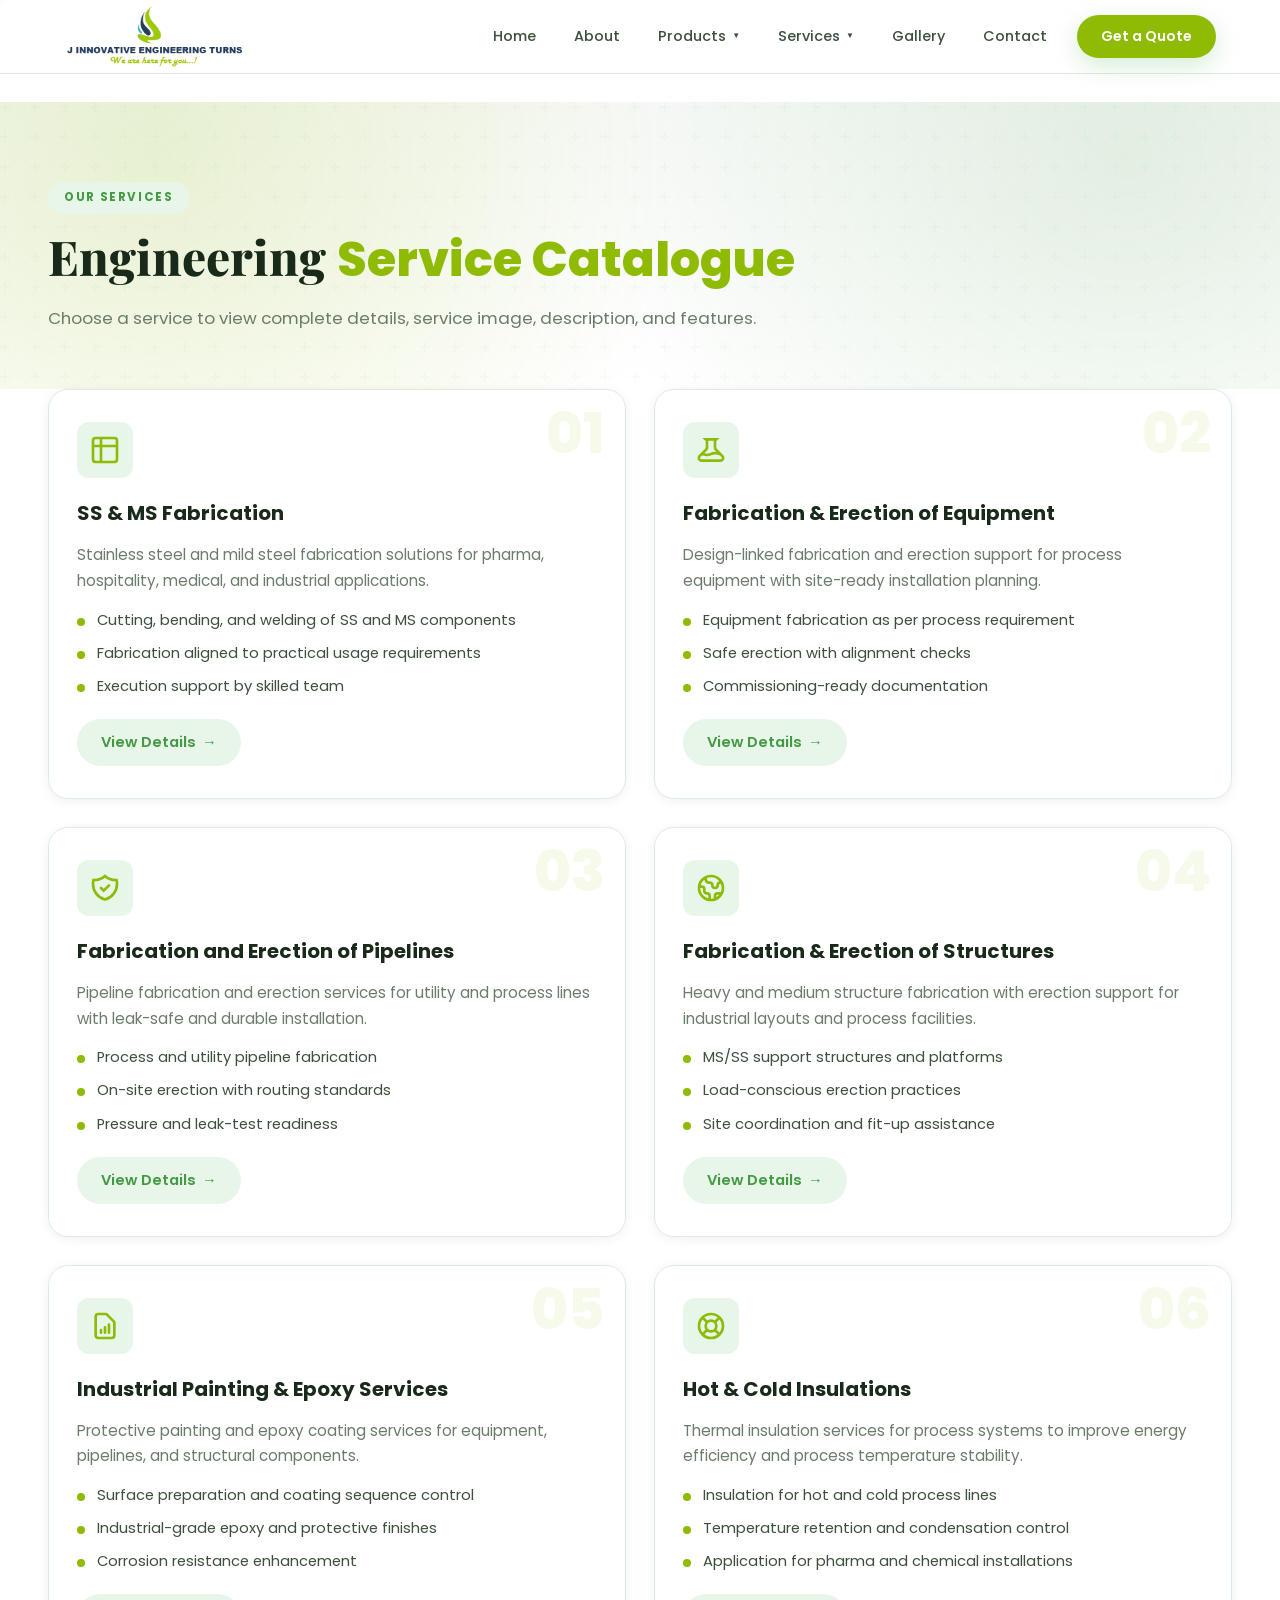
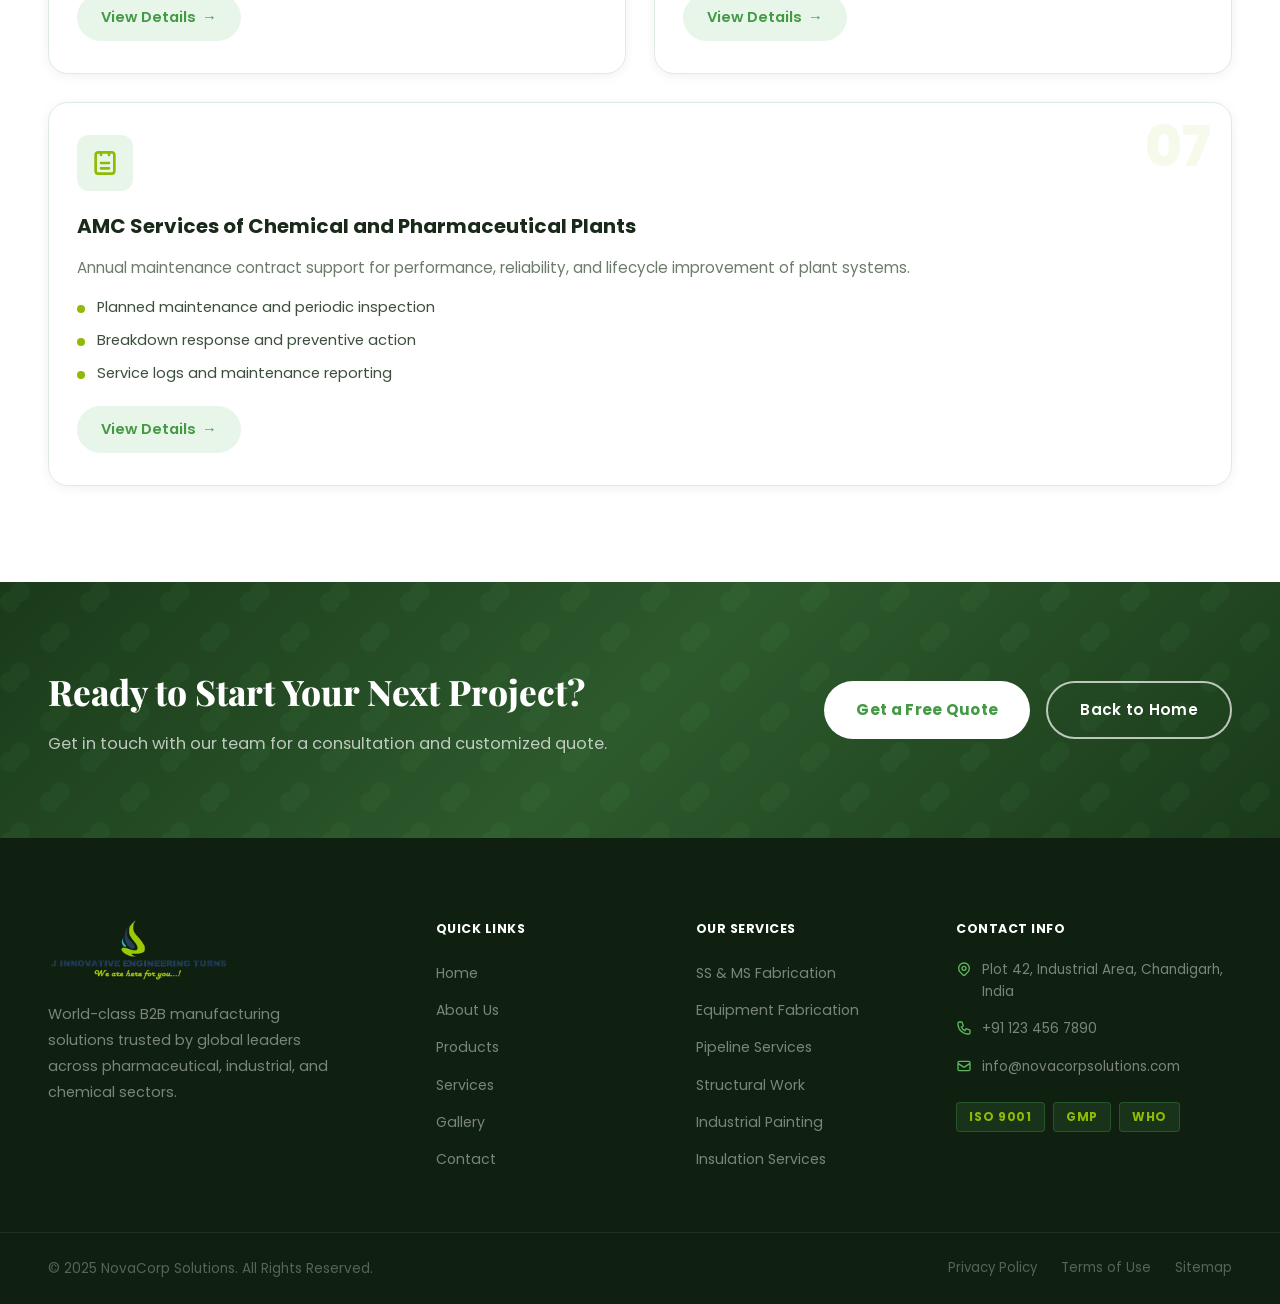
<file: services.html>
<!DOCTYPE html>
<html lang="en">
<head>
  <meta charset="UTF-8" />
  <meta name="viewport" content="width=device-width, initial-scale=1.0" />
  <title>Services - NovaCorp Solutions</title>
  <meta name="description" content="Explore NovaCorp Solutions' complete engineering service catalogue including fabrication, erection, painting, insulation, and AMC services." />
  <link rel="stylesheet" href="style.css" />
  <link rel="preconnect" href="https://fonts.googleapis.com" />
  <link href="https://fonts.googleapis.com/css2?family=Poppins:wght@300;400;500;600;700;800&family=Playfair+Display:wght@700;800&display=swap" rel="stylesheet" />
  <style>
    .cursor{position:fixed;width:12px;height:12px;background:#5cb85c;border-radius:50%;pointer-events:none;z-index:99999;transform:translate(-50%,-50%);transition:width .2s,height .2s,opacity .2s;mix-blend-mode:multiply}
    .cursor-ring{position:fixed;width:38px;height:38px;border:1.5px solid rgba(92,184,92,.5);border-radius:50%;pointer-events:none;z-index:99998;transform:translate(-50%,-50%);transition:transform .12s linear,width .25s,height .25s,border-color .25s}
    .cursor.hovered{width:20px;height:20px;opacity:.6}
    .cursor-ring.hovered{width:56px;height:56px;border-color:#5cb85c}
  </style>
</head>
<body class="services-page">
  <div class="cursor" id="cursor"></div>
  <div class="cursor-ring" id="cursorRing"></div>

 <nav class="navbar" id="navbar">
    <div class="nav-container" >
      <a href="/" class="nav-logo">
     
        <span class="logo-text" style="padding: 9%;"><img src="jietlogo.png" alt="jiet Logo" width="250"></span>
      </a>
      <ul class="nav-links" id="navLinks">
        <li><a href="home.html" class="nav-link active">Home</a></li>
        <li><a href="about.html" class="nav-link">About</a></li>
        <li class="nav-dropdown">
          <a href="products.html" class="nav-link dropdown-toggle">Products</a>
          <div class="dropdown-menu">
            <a href="#products" class="dropdown-item">Pharma Products</a>
            <a href="#products" class="dropdown-item">Industrial Components</a>
            <a href="#products" class="dropdown-item">Chemical Reagents</a>
            <a href="#products" class="dropdown-item">Specialty Blends</a>
          </div>
        </li>
        <li class="nav-dropdown">
          <a href="services.html" class="nav-link dropdown-toggle">Services</a>
          <div class="dropdown-menu">
            <a href="services.html" class="dropdown-item">All Services</a>
            <a href="service-ss-ms-fabrication.html" class="dropdown-item">SS &amp; MS Fabrication</a>
            <a href="service-fabrication-erection-equipment.html" class="dropdown-item">Fabrication &amp; Erection of Equipment</a>
            <a href="service-fabrication-erection-pipelines.html" class="dropdown-item">Fabrication and Erection of Pipelines</a>
            <a href="service-fabrication-erection-structures.html" class="dropdown-item">Fabrication &amp; Erection of Structures</a>
            <a href="service-industrial-painting-epoxy.html" class="dropdown-item">Industrial Painting &amp; Epoxy Services</a>
            <a href="service-hot-cold-insulations.html" class="dropdown-item">Hot &amp; Cold Insulations</a>
            <a href="service-amc-chemical-pharma.html" class="dropdown-item">AMC Services of Chemical and Pharmaceutical Plants</a>
          </div>
        </li>
        <li><a href="gallery.html" class="nav-link">Gallery</a></li>
        <li><a href="#contact" class="nav-link">Contact</a></li>
        <li><a href="#contact" class="nav-cta">Get a Quote</a></li>
      </ul>
      <button class="hamburger" id="hamburger" aria-label="Toggle Menu">
        <span></span><span></span><span></span>
      </button>
    </div>
  </nav>

  <main class="page-main">
    <section class="page-hero-lite">
      <div class="page-hero-texture"></div>
      <div class="container" style="position:relative;z-index:1;">
        <p class="section-tag reveal-up">Our Services</p>
        <h1 class="section-title reveal-up delay-1">Engineering <span class="text-green">Service Catalogue</span></h1>
        <p class="section-sub reveal-up delay-2">Choose a service to view complete details, service image, description, and features.</p>
      </div>
    </section>

    <section class="services-overview">
      <div class="container">
        <div class="service-catalog-grid">

          <article class="service-catalog-card fade-in" id="svc-card-1">
            <div class="svc-card-number">01</div>
            <div class="svc-card-icon">
              <svg width="32" height="32" viewBox="0 0 24 24" fill="none"><path d="M9 3H5a2 2 0 00-2 2v4m6-6h10a2 2 0 012 2v4M9 3v18m0 0h10a2 2 0 002-2V9M9 21H5a2 2 0 01-2-2V9m0 0h18" stroke="currentColor" stroke-width="2" stroke-linecap="round"/></svg>
            </div>
            <h3>SS &amp; MS Fabrication</h3>
            <p>Stainless steel and mild steel fabrication solutions for pharma, hospitality, medical, and industrial applications.</p>
            <ul>
              <li>Cutting, bending, and welding of SS and MS components</li>
              <li>Fabrication aligned to practical usage requirements</li>
              <li>Execution support by skilled team</li>
            </ul>
            <a href="service-ss-ms-fabrication.html" class="service-link-btn">View Details <span class="svc-arrow">→</span></a>
          </article>

          <article class="service-catalog-card fade-in" id="svc-card-2">
            <div class="svc-card-number">02</div>
            <div class="svc-card-icon">
              <svg width="32" height="32" viewBox="0 0 24 24" fill="none"><path d="M19.428 15.428a2 2 0 00-1.022-.547l-2.387-.477a6 6 0 00-3.86.517l-.318.158a6 6 0 01-3.86.517L6.05 15.21a2 2 0 00-1.806.547M8 4h8l-1 1v5.172a2 2 0 00.586 1.414l5 5c1.26 1.26.367 3.414-1.415 3.414H4.828c-1.78 0-2.678-2.153-1.414-3.414l5-5A2 2 0 009 10.172V5L8 4z" stroke="currentColor" stroke-width="2" stroke-linecap="round"/></svg>
            </div>
            <h3>Fabrication &amp; Erection of Equipment</h3>
            <p>Design-linked fabrication and erection support for process equipment with site-ready installation planning.</p>
            <ul>
              <li>Equipment fabrication as per process requirement</li>
              <li>Safe erection with alignment checks</li>
              <li>Commissioning-ready documentation</li>
            </ul>
            <a href="service-fabrication-erection-equipment.html" class="service-link-btn">View Details <span class="svc-arrow">→</span></a>
          </article>

          <article class="service-catalog-card fade-in" id="svc-card-3">
            <div class="svc-card-number">03</div>
            <div class="svc-card-icon">
              <svg width="32" height="32" viewBox="0 0 24 24" fill="none"><path d="M9 12l2 2 4-4m5.618-4.016A11.955 11.955 0 0112 2.944a11.955 11.955 0 01-8.618 3.04A12.02 12.02 0 003 9c0 5.591 3.824 10.29 9 11.622 5.176-1.332 9-6.03 9-11.622 0-1.042-.133-2.052-.382-3.016z" stroke="currentColor" stroke-width="2" stroke-linecap="round"/></svg>
            </div>
            <h3>Fabrication and Erection of Pipelines</h3>
            <p>Pipeline fabrication and erection services for utility and process lines with leak-safe and durable installation.</p>
            <ul>
              <li>Process and utility pipeline fabrication</li>
              <li>On-site erection with routing standards</li>
              <li>Pressure and leak-test readiness</li>
            </ul>
            <a href="service-fabrication-erection-pipelines.html" class="service-link-btn">View Details <span class="svc-arrow">→</span></a>
          </article>

          <article class="service-catalog-card fade-in" id="svc-card-4">
            <div class="svc-card-number">04</div>
            <div class="svc-card-icon">
              <svg width="32" height="32" viewBox="0 0 24 24" fill="none"><path d="M3.055 11H5a2 2 0 012 2v1a2 2 0 002 2 2 2 0 012 2v2.945M8 3.935V5.5A2.5 2.5 0 0010.5 8h.5a2 2 0 012 2 2 2 0 104 0 2 2 0 012-2h1.064M15 20.488V18a2 2 0 012-2h3.064M21 12a9 9 0 11-18 0 9 9 0 0118 0z" stroke="currentColor" stroke-width="2" stroke-linecap="round"/></svg>
            </div>
            <h3>Fabrication &amp; Erection of Structures</h3>
            <p>Heavy and medium structure fabrication with erection support for industrial layouts and process facilities.</p>
            <ul>
              <li>MS/SS support structures and platforms</li>
              <li>Load-conscious erection practices</li>
              <li>Site coordination and fit-up assistance</li>
            </ul>
            <a href="service-fabrication-erection-structures.html" class="service-link-btn">View Details <span class="svc-arrow">→</span></a>
          </article>

          <article class="service-catalog-card fade-in" id="svc-card-5">
            <div class="svc-card-number">05</div>
            <div class="svc-card-icon">
              <svg width="32" height="32" viewBox="0 0 24 24" fill="none"><path d="M9 17v-2m3 2v-4m3 4v-6m2 10H7a2 2 0 01-2-2V5a2 2 0 012-2h5.586a1 1 0 01.707.293l5.414 5.414a1 1 0 01.293.707V19a2 2 0 01-2 2z" stroke="currentColor" stroke-width="2" stroke-linecap="round"/></svg>
            </div>
            <h3>Industrial Painting &amp; Epoxy Services</h3>
            <p>Protective painting and epoxy coating services for equipment, pipelines, and structural components.</p>
            <ul>
              <li>Surface preparation and coating sequence control</li>
              <li>Industrial-grade epoxy and protective finishes</li>
              <li>Corrosion resistance enhancement</li>
            </ul>
            <a href="service-industrial-painting-epoxy.html" class="service-link-btn">View Details <span class="svc-arrow">→</span></a>
          </article>

          <article class="service-catalog-card fade-in" id="svc-card-6">
            <div class="svc-card-number">06</div>
            <div class="svc-card-icon">
              <svg width="32" height="32" viewBox="0 0 24 24" fill="none"><path d="M18.364 5.636l-3.536 3.536m0 5.656l3.536 3.536M9.172 9.172L5.636 5.636m3.536 9.192L5.636 18.364M21 12a9 9 0 11-18 0 9 9 0 0118 0zm-5 0a4 4 0 11-8 0 4 4 0 018 0z" stroke="currentColor" stroke-width="2" stroke-linecap="round"/></svg>
            </div>
            <h3>Hot &amp; Cold Insulations</h3>
            <p>Thermal insulation services for process systems to improve energy efficiency and process temperature stability.</p>
            <ul>
              <li>Insulation for hot and cold process lines</li>
              <li>Temperature retention and condensation control</li>
              <li>Application for pharma and chemical installations</li>
            </ul>
            <a href="service-hot-cold-insulations.html" class="service-link-btn">View Details <span class="svc-arrow">→</span></a>
          </article>

          <article class="service-catalog-card fade-in svc-card-full" id="svc-card-7">
            <div class="svc-card-number">07</div>
            <div class="svc-card-icon">
              <svg width="32" height="32" viewBox="0 0 24 24" fill="none"><path d="M9 12h6m-6 4h6M7 4h10a2 2 0 012 2v12a2 2 0 01-2 2H7a2 2 0 01-2-2V6a2 2 0 012-2zm2 0v2m6-2v2" stroke="currentColor" stroke-width="2" stroke-linecap="round"/></svg>
            </div>
            <h3>AMC Services of Chemical and Pharmaceutical Plants</h3>
            <p>Annual maintenance contract support for performance, reliability, and lifecycle improvement of plant systems.</p>
            <ul>
              <li>Planned maintenance and periodic inspection</li>
              <li>Breakdown response and preventive action</li>
              <li>Service logs and maintenance reporting</li>
            </ul>
            <a href="service-amc-chemical-pharma.html" class="service-link-btn">View Details <span class="svc-arrow">→</span></a>
          </article>

        </div>
      </div>
    </section>

    <!-- CTA Section -->
    <section class="svc-cta">
      <div class="svc-cta-bg"></div>
      <div class="container svc-cta-content fade-in">
        <div class="svc-cta-text">
          <h2>Ready to Start Your Next Project?</h2>
          <p>Get in touch with our team for a consultation and customized quote.</p>
        </div>
        <div class="svc-cta-actions">
          <a href="index.html#contact" class="btn btn-white">Get a Free Quote</a>
          <a href="index.html" class="btn btn-outline-white">Back to Home</a>
        </div>
      </div>
    </section>
  </main>

  <!-- ========== FOOTER ========== -->
  <footer class="footer">
    <div class="footer-top">
      <div class="container footer-grid">
        <div class="footer-brand">
          <a href="index.html" class="nav-logo footer-logo">
            <span class="logo-text" style="padding: 9%;"><img src="jietlogo.png" alt="jiet Logo" width="250"></span>
          </a>
          <p>World-class B2B manufacturing solutions trusted by global leaders across pharmaceutical, industrial, and chemical sectors.</p>
        </div>
        <div class="footer-col"><h4>Quick Links</h4><ul><li><a href="index.html">Home</a></li><li><a href="about.html">About Us</a></li><li><a href="products.html">Products</a></li><li><a href="services.html">Services</a></li><li><a href="gallery.html">Gallery</a></li><li><a href="index.html#contact">Contact</a></li></ul></div>
        <div class="footer-col"><h4>Our Services</h4><ul><li><a href="service-ss-ms-fabrication.html">SS & MS Fabrication</a></li><li><a href="service-fabrication-erection-equipment.html">Equipment Fabrication</a></li><li><a href="service-fabrication-erection-pipelines.html">Pipeline Services</a></li><li><a href="service-fabrication-erection-structures.html">Structural Work</a></li><li><a href="service-industrial-painting-epoxy.html">Industrial Painting</a></li><li><a href="service-hot-cold-insulations.html">Insulation Services</a></li></ul></div>
        <div class="footer-col"><h4>Contact Info</h4><div class="footer-contact-item"><svg width="16" height="16" viewBox="0 0 24 24" fill="none"><path d="M17.657 16.657L13.414 20.9a1.998 1.998 0 01-2.827 0l-4.244-4.243a8 8 0 1111.314 0z" stroke="#5cb85c" stroke-width="2"/><path d="M15 11a3 3 0 11-6 0 3 3 0 016 0z" stroke="#5cb85c" stroke-width="2"/></svg><span>Plot 42, Industrial Area, Chandigarh, India</span></div><div class="footer-contact-item"><svg width="16" height="16" viewBox="0 0 24 24" fill="none"><path d="M3 5a2 2 0 012-2h3.28a1 1 0 01.948.684l1.498 4.493a1 1 0 01-.502 1.21l-2.257 1.13a11.042 11.042 0 005.516 5.516l1.13-2.257a1 1 0 011.21-.502l4.493 1.498a1 1 0 01.684.949V19a2 2 0 01-2 2h-1C9.716 21 3 14.284 3 6V5z" stroke="#5cb85c" stroke-width="2"/></svg><span>+91 123 456 7890</span></div><div class="footer-contact-item"><svg width="16" height="16" viewBox="0 0 24 24" fill="none"><path d="M3 8l7.89 5.26a2 2 0 002.22 0L21 8M5 19h14a2 2 0 002-2V7a2 2 0 00-2-2H5a2 2 0 00-2 2v10a2 2 0 002 2z" stroke="#5cb85c" stroke-width="2" stroke-linecap="round"/></svg><span>info@novacorpsolutions.com</span></div><div class="footer-certifications"><span class="cert-badge">ISO 9001</span><span class="cert-badge">GMP</span><span class="cert-badge">WHO</span></div></div>
      </div>
    </div>
    <div class="footer-bottom"><div class="container footer-bottom-inner"><p>&copy; 2025 NovaCorp Solutions. All Rights Reserved.</p><div class="footer-legal"><a href="#">Privacy Policy</a><a href="#">Terms of Use</a><a href="#">Sitemap</a></div></div></div>
  </footer>

  <button class="back-to-top" id="backToTop" aria-label="Back to top" onclick="scrollToTop()"><svg width="20" height="20" viewBox="0 0 24 24" fill="none"><path d="M5 15l7-7 7 7" stroke="currentColor" stroke-width="2.5" stroke-linecap="round" stroke-linejoin="round"/></svg></button>

  <script src="script.js"></script>
  <script>
    const cursor=document.getElementById('cursor'),ring=document.getElementById('cursorRing');let mouseX=0,mouseY=0,ringX=0,ringY=0;document.addEventListener('mousemove',e=>{mouseX=e.clientX;mouseY=e.clientY;cursor.style.left=mouseX+'px';cursor.style.top=mouseY+'px'});function animateRing(){ringX+=(mouseX-ringX)*.14;ringY+=(mouseY-ringY)*.14;ring.style.left=ringX+'px';ring.style.top=ringY+'px';requestAnimationFrame(animateRing)}animateRing();document.querySelectorAll('a, button').forEach(el=>{el.addEventListener('mouseenter',()=>{cursor.classList.add('hovered');ring.classList.add('hovered')});el.addEventListener('mouseleave',()=>{cursor.classList.remove('hovered');ring.classList.remove('hovered')})});
  </script>
</body>
</html>
</file>
<file: style.css>
/* ============================================================
   NovaCorp Solutions — Premium B2B Website Stylesheet
   ============================================================ */

/* ---------- CSS Variables ---------- */
:root {
  --green: #90bb04;
  --green-dark: #449944;
  --green-light: #e8f5e9;
  --green-mid: #b2dfb2;
  --white: #ffffff;
  --off-white: #f7f9f7;
  --light-gray: #f0f4f0;
  --border: #e0ebe0;
  --text-dark: #1a2a1a;
  --text-mid: #3d4f3d;
  --text-light: #6b7c6b;
  --shadow-sm: 0 2px 12px rgba(0, 0, 0, 0.06);
  --shadow-md: 0 8px 32px rgba(0, 0, 0, 0.10);
  --shadow-lg: 0 16px 56px rgba(0, 0, 0, 0.13);
  --shadow-green: 0 8px 24px rgba(92, 184, 92, 0.25);
  --radius: 12px;
  --radius-lg: 20px;
  --transition: all 0.3s cubic-bezier(0.4, 0, 0.2, 1);
  --nav-height: 74px;
  --font: 'Poppins', sans-serif;
}

/* ---------- Reset & Base ---------- */
*,
*::before,
*::after {
  box-sizing: border-box;
  margin: 0;
  padding: 0;
}

html {
  scroll-behavior: smooth;
  font-size: 16px;
}

body {
  font-family: var(--font);
  color: var(--text-dark);
  background: var(--white);
  line-height: 1.7;
  overflow-x: hidden;
}

a {
  text-decoration: none;
  color: inherit;
}

img {
  max-width: 100%;
  display: block;
}

ul {
  list-style: none;
}

button {
  border: none;
  cursor: pointer;
  font-family: var(--font);
}

input,
textarea,
select {
  font-family: var(--font);
}

.container {
  max-width: 1200px;
  margin: 0 auto;
  padding: 0 24px;
}

.section {
  padding: 100px 0;
}

.bg-light {
  background: var(--off-white);
}

.text-green {
  color: var(--green);
}

/* Page-specific typography override */
.services-page,
.services-page *,
.gallery-page,
.gallery-page * {
  font-family: 'Poppins', sans-serif;
}

/* ---------- Typography ---------- */
.section-tag {
  display: inline-block;
  background: var(--green-light);
  color: var(--green-dark);
  font-size: 0.78rem;
  font-weight: 600;
  letter-spacing: 0.12em;
  text-transform: uppercase;
  padding: 6px 16px;
  border-radius: 50px;
  margin-bottom: 16px;
}

.section-title {
  font-family: 'Playfair Display', serif;
  font-size: clamp(2rem, 4vw, 2.8rem);
  font-weight: 800;
  color: var(--text-dark);
  line-height: 1.2;
  margin-bottom: 16px;
}

.section-sub {
  font-size: 1.05rem;
  color: var(--text-light);
  max-width: 560px;
  margin: 0 auto;
}

.section-header {
  text-align: center;
  margin-bottom: 56px;
}

/* ---------- Buttons ---------- */
.btn {
  display: inline-flex;
  align-items: center;
  gap: 8px;
  padding: 14px 32px;
  border-radius: 50px;
  font-size: 0.95rem;
  font-weight: 600;
  transition: var(--transition);
  cursor: pointer;
  letter-spacing: 0.02em;
}

.btn-primary {
  background: var(--green);
  color: white;
  box-shadow: var(--shadow-green);
}

.btn-primary:hover {
  background: var(--green-dark);
  transform: translateY(-2px);
  box-shadow: 0 12px 32px rgba(92, 184, 92, 0.35);
}

.btn-outline {
  background: transparent;
  color: white;
  border: 2px solid rgba(255, 255, 255, 0.6);
}

.btn-outline:hover {
  background: rgba(255, 255, 255, 0.15);
  border-color: white;
}

.btn-white {
  background: white;
  color: var(--green-dark);
  font-weight: 700;
}

.btn-white:hover {
  background: var(--green-light);
  transform: translateY(-2px);
  box-shadow: var(--shadow-md);
}

.btn-outline-white {
  background: transparent;
  color: white;
  border: 2px solid rgba(255, 255, 255, 0.7);
}

.btn-outline-white:hover {
  background: rgba(255, 255, 255, 0.1);
}

.btn-sm {
  padding: 9px 22px;
  font-size: 0.85rem;
  background: var(--green);
  color: white;
  border-radius: 50px;
}

.btn-sm:hover {
  background: var(--green-dark);
}

.btn-full {
  width: 100%;
  justify-content: center;
}

/* ============================================================
   NAVBAR
   ============================================================ */
/* ========== NAVBAR ========== */
/* ========== NAVBAR BASE ========== */
.navbar {
  position: fixed;
  top: 0;
  left: 0;
  right: 0;
  z-index: 999999;
  height: var(--nav-height);
  background: rgba(255, 255, 255, 0.97);
  backdrop-filter: blur(12px);
  border-bottom: 1px solid var(--border);
  transition: var(--transition);
}

.navbar.scrolled {
  box-shadow: var(--shadow-md);
}

.nav-container {
  max-width: 1200px;
  margin: 0 auto;
  padding: 0 24px;
  height: 100%;
  display: flex;
  align-items: center;
  justify-content: space-between;
}

.nav-logo {
  display: flex;
  align-items: center;
  gap: 10px;
  font-size: 1.25rem;
  font-weight: 700;
  color: var(--text-dark);
  text-decoration: none;
  z-index: 1001;
}

.logo-text {
  padding: 0 !important;
  display: flex;
  align-items: center;
}

.logo-text img {
  width: 180px;
  height: auto;
  display: block;
}

/* ========== NAV LINKS (desktop) ========== */
.nav-links {
  display: flex;
  align-items: center;
  gap: 6px;
  list-style: none;
  margin: 0;
  padding: 0;
}

.nav-link {
  padding: 8px 16px;
  font-size: 0.9rem;
  font-weight: 500;
  color: var(--text-mid);
  border-radius: 8px;
  transition: var(--transition);
  position: relative;
  display: inline-flex;
  align-items: center;
  gap: 4px;
  white-space: nowrap;
  text-decoration: none;
}

.nav-link::after {
  content: '';
  position: absolute;
  bottom: 4px;
  left: 50%;
  transform: translateX(-50%);
  width: 0;
  height: 2px;
  background: var(--green);
  border-radius: 2px;
  transition: width 0.3s ease;
}

.nav-link:hover          { color: var(--green); }
.nav-link:hover::after,
.nav-link.active::after  { width: 60%; }
.nav-link.active         { color: var(--green); font-weight: 600; }

/* ========== DROPDOWN TOGGLE ARROW ========== */
.dropdown-toggle::after {
  content: '▼';
  position: static;
  transform: none;
  width: auto;
  height: auto;
  background: none;
  font-size: 0.5rem;
  line-height: 1;
  transition: transform 0.3s ease;
  display: inline-block;
  vertical-align: middle;
  margin-left: 2px;
}

.nav-dropdown.open .dropdown-toggle::after {
  transform: rotate(180deg);
}

/* ========== DROPDOWN MENU ========== */
.nav-dropdown {
  position: relative;
}

.dropdown-menu {
  position: absolute;
  top: calc(100% + 8px);
  left: 0;
  background: white;
  min-width: 260px;
  border-radius: var(--radius);
  box-shadow: var(--shadow-md);
  border: 1px solid var(--border);
  z-index: 999;
  opacity: 0;
  visibility: hidden;
  transform: translateY(-8px);
  transition: opacity 0.25s ease, transform 0.25s ease, visibility 0.25s;
  pointer-events: none;
}

.dropdown-item {
  display: block;
  padding: 12px 20px;
  color: var(--text-mid);
  font-size: 0.9rem;
  font-weight: 500;
  transition: var(--transition);
  border-left: 3px solid transparent;
  text-decoration: none;
}

.dropdown-item:first-child { border-radius: var(--radius) var(--radius) 0 0; }
.dropdown-item:last-child  { border-radius: 0 0 var(--radius) var(--radius); }

.dropdown-item:hover {
  background: var(--green-light);
  color: var(--green-dark);
  border-left-color: var(--green);
  padding-left: 24px;
}

/* ========== CTA BUTTON ========== */
.nav-cta {
  margin-left: 8px;
  padding: 10px 24px;
  background: var(--green);
  color: white !important;
  font-size: 0.88rem;
  font-weight: 600;
  border-radius: 50px;
  transition: var(--transition);
  box-shadow: var(--shadow-green);
  white-space: nowrap;
  text-decoration: none;
  display: inline-block;
}

.nav-cta:hover {
  background: var(--green-dark);
  transform: translateY(-1px);
}

.nav-cta::after { display: none; }

/* ========== HAMBURGER ========== */
.hamburger {
  display: none;
  flex-direction: column;
  gap: 5px;
  background: none;
  border: none;
  cursor: pointer;
  padding: 6px;
  z-index: 1001;
}

.hamburger span {
  display: block;
  width: 24px;
  height: 2px;
  background: var(--text-dark);
  border-radius: 2px;
  transition: var(--transition);
}

.hamburger.open span:nth-child(1) { transform: translateY(7px) rotate(45deg); }
.hamburger.open span:nth-child(2) { opacity: 0; }
.hamburger.open span:nth-child(3) { transform: translateY(-7px) rotate(-45deg); }

/* ========== OVERLAY ========== */
.nav-overlay {
  display: none;
  position: fixed;
  inset: 0;
  background: rgba(0, 0, 0, 0.35);
  z-index: 998;
  backdrop-filter: blur(2px);
}

.nav-overlay.open { display: block; }

/* ========== DESKTOP: hover opens dropdowns ========== */
@media (min-width: 769px) {
  .nav-dropdown:hover .dropdown-menu {
    opacity: 1;
    visibility: visible;
    transform: translateY(0);
    pointer-events: auto;
  }

  .nav-dropdown:hover .dropdown-toggle::after {
    transform: rotate(180deg);
  }

  .nav-dropdown.open .dropdown-menu {
    opacity: 1;
    visibility: visible;
    transform: translateY(0);
    pointer-events: auto;
  }
}

/* ========== TABLET (769px – 1024px) ========== */
@media (max-width: 1024px) and (min-width: 769px) {
  .nav-link      { padding: 8px 10px; font-size: 0.82rem; }
  .nav-cta       { padding: 9px 16px; font-size: 0.82rem; }
  .logo-text img { width: 140px; }
}

/* ========== MOBILE (≤768px) ========== */
@media (max-width: 768px) {

  /* Lock body when menu open — only reliable iOS fix */
  body.nav-open {
    overflow: hidden;
    position: fixed;
    width: 100%;
    height: 100%;
  }

  .hamburger { display: flex; }

  .logo-text img { width: 150px; }

  .nav-links {
    position: fixed;
    top: 0;
    left: 0;
    right: 0;
    bottom: 0;
    width: 100%;
    height: 100vh;
    height: 100dvh;
    background: white;
    flex-direction: column;
    align-items: stretch;
    justify-content: flex-start;
    gap: 0;
    padding: calc(var(--nav-height) + 16px) 0 32px;
    overflow-y: auto;
    overflow-x: hidden;
    -webkit-overflow-scrolling: touch;
    opacity: 0;
    visibility: hidden;
    transform: translateX(100%);
    transition: opacity 0.3s ease, transform 0.3s ease, visibility 0.3s;
    z-index: 1000;
  }

  .nav-links.open {
    opacity: 1;
    visibility: visible;
    transform: translateX(0);
  }

  .nav-links li {
    width: 100%;
    border-bottom: 1px solid var(--border);
  }

  .nav-links li:last-child { border-bottom: none; }

  .nav-link {
    width: 100%;
    padding: 16px 24px;
    font-size: 1rem;
    border-radius: 0;
    justify-content: space-between;
  }

  .nav-link::after { display: none; }

  /* Disable desktop hover on mobile */
  .nav-dropdown:hover .dropdown-menu {
    opacity: 0 !important;
    visibility: hidden !important;
    pointer-events: none !important;
  }

  /* Mobile dropdown — inline accordion */
  .nav-dropdown.open .dropdown-menu {
    opacity: 1 !important;
    visibility: visible !important;
    pointer-events: auto !important;
  }

  .dropdown-menu {
    position: static;
    box-shadow: none;
    border: none;
    border-radius: 0;
    background: var(--green-light, #f0faf0);
    min-width: unset;
    width: 100%;
    transform: none !important;
    max-height: 0;
    overflow: hidden;
    opacity: 1 !important;
    visibility: visible !important;
    transition: max-height 0.35s ease;
    pointer-events: none;
  }

  .nav-dropdown.open .dropdown-menu {
    max-height: 600px;
    pointer-events: auto;
  }

  .dropdown-item {
    padding: 13px 36px;
    font-size: 0.95rem;
    border-left: none;
    border-bottom: 1px solid rgba(0, 0, 0, 0.05);
    color: var(--text-mid);
  }

  .dropdown-item:hover { padding-left: 44px; }
  .dropdown-item:last-child { border-bottom: none; }

  .nav-cta {
    margin: 16px 24px 0;
    padding: 14px 24px;
    text-align: center;
    border-radius: 50px;
    font-size: 1rem;
    display: block;
  }
}

/* ============================================================
   HERO
   ============================================================ */
.hero {
  position: relative;
  min-height: 100vh;
  display: flex;
  align-items: center;
  overflow: hidden;
  padding-top: var(--nav-height);
  z-index: -999999999;
}

/* ── Carousel Slides ── */
.hero-bg {
  position: absolute;
  inset: 0;
  z-index: 0;
}

.hero-bg .slide {
  position: absolute;
  inset: 0;
  background-size: cover;
  background-position: center;
  opacity: 0;
  transform: scale(1.06);
  transition: opacity 1.4s ease, transform 7s ease;
}

.hero-bg .slide.active {
  opacity: 1;
  transform: scale(1);
}

/* Dark tinted overlay on each slide (preserves your green aesthetic) */
.hero-bg .slide::after {
  content: '';
  position: absolute;
  inset: 0;
  background:
    /* LEFT side: heavy dark for text readability */
    linear-gradient(to right,
      rgba(5, 14, 5, 0.88) 0%,
      rgba(8, 20, 8, 0.80) 25%,
      rgba(10, 22, 10, 0.60) 50%,
      rgba(0, 0, 0, 0.20) 75%,
      rgba(0, 0, 0, 0.05) 100%),
    /* TOP-BOTTOM: slight vignette for depth */
    linear-gradient(to bottom,
      rgba(0, 0, 0, 0.30) 0%,
      rgba(0, 0, 0, 0.00) 40%,
      rgba(0, 0, 0, 0.10) 70%,
      rgba(0, 0, 0, 0.40) 100%);
}

/* ── SVG Texture Overlay (kept from original) ── */
.hero-overlay {
  position: absolute;
  inset: 0;
  background: url("data:image/svg+xml,%3Csvg width='60' height='60' viewBox='0 0 60 60' xmlns='http://www.w3.org/2000/svg'%3E%3Cg fill='none' fill-rule='evenodd'%3E%3Cg fill='%235cb85c' fill-opacity='0.04'%3E%3Cpath d='M36 34v-4h-2v4h-4v2h4v4h2v-4h4v-2h-4zm0-30V0h-2v4h-4v2h4v4h2V6h4V4h-4zM6 34v-4H4v4H0v2h4v4h2v-4h4v-2H6zM6 4V0H4v4H0v2h4v4h2V6h4V4H6z'/%3E%3C/g%3E%3C/g%3E%3C/svg%3E");
  z-index: 1;
  pointer-events: none;
}

/* ── Dot Indicators ── */
.carousel-dots {
  position: absolute;
  bottom: 44px;
  right: 40px;
  display: flex;
  flex-direction: column;
  gap: 8px;
  z-index: 10;
}

.dot {
  width: 6px;
  height: 6px;
  border-radius: 50%;
  background: rgba(255, 255, 255, 0.3);
  cursor: pointer;
  transition: background 0.3s ease, transform 0.3s ease, height 0.3s ease;
  border: 1px solid rgba(255, 255, 255, 0.2);
}

.dot.active {
  background: #7ed07e;
  transform: scaleY(1.4);
  height: 18px;
  border-radius: 4px;
  border-color: #7ed07e;
}

/* ── Slide Progress Bar ── */
.carousel-progress-bar {
  position: absolute;
  bottom: 0;
  left: 0;
  height: 2px;
  width: 0%;
  background: linear-gradient(to right, #5cb85c, #7ed07e);
  z-index: 10;
  transition: none;
}

/* ── Hero Content (unchanged) ── */
.hero-content {
  position: relative;
  z-index: 2;
  max-width: 1200px;
  margin: 0 auto;
  padding: 80px 24px;
  max-width: 760px;
  padding-left: max(24px, calc((100vw - 1200px)/2 + 24px));
}

.hero-tag {
  display: inline-block;
  background: rgba(81, 155, 81, 0.2);
  border: 1px solid rgba(92, 184, 92, 0.4);
  color: var(--green-mid);
  font-size: 0.78rem;
  font-weight: 600;
  letter-spacing: 0.14em;
  text-transform: uppercase;
  padding: 6px 18px;
  border-radius: 50px;
  margin-bottom: 24px;
}

.hero-title {
  font-family: 'Playfair Display', serif;
  font-size: clamp(2.8rem, 6vw, 4.4rem);
  font-weight: 800;
  color: white;
  line-height: 1.1;
  margin-bottom: 24px;
  text-shadow: 0 2px 20px rgba(0, 0, 0, 0.3);
}

.hero-title .text-green {
  color: #7ed07e;
}

.hero-sub {
  font-size: 1.12rem;
  color: rgba(255, 255, 255, 0.75);
  max-width: 540px;
  margin-bottom: 40px;
  line-height: 1.8;
}

.hero-buttons {
  display: flex;
  gap: 16px;
  flex-wrap: wrap;
  margin-bottom: 60px;
}

.hero-stats {
  display: flex;
  align-items: center;
  gap: 32px;
  flex-wrap: wrap;
}

.stat {
  display: flex;
  flex-direction: column;
}

.stat-num {
  font-size: 1.8rem;
  font-weight: 800;
  color: white;
  line-height: 1;
}

.stat-label {
  font-size: 0.78rem;
  color: rgba(255, 255, 255, 0.55);
  font-weight: 400;
  margin-top: 4px;
}

.stat-divider {
  width: 1px;
  height: 40px;
  background: rgba(255, 255, 255, 0.2);
}

.hero-scroll-hint {
  position: absolute;
  bottom: 40px;
  left: 50%;
  transform: translateX(-50%);
  display: flex;
  flex-direction: column;
  align-items: center;
  gap: 10px;
  color: rgba(255, 255, 255, 0.4);
  font-size: 0.72rem;
  letter-spacing: 0.1em;
  text-transform: uppercase;
  z-index: 2;
}

.scroll-line {
  width: 1px;
  height: 40px;
  background: linear-gradient(to bottom, rgba(255, 255, 255, 0.4), transparent);
  animation: scrollPulse 2s ease-in-out infinite;
}

@keyframes scrollPulse {

  0%,
  100% {
    opacity: 0.4;
    transform: scaleY(1);
  }

  50% {
    opacity: 1;
    transform: scaleY(1.2);
  }
}

/* ============================================================
   ABOUT
   ============================================================ */
.about-grid {
  display: grid;
  grid-template-columns: 1fr 1fr;
  gap: 80px;
  align-items: center;
}

.about-img-frame {
  position: relative;
  padding: 20px;
}

.about-img-placeholder {
  width: 100%;
  aspect-ratio: 4/3;
  border-radius: var(--radius-lg);
  overflow: hidden;
  position: relative;
  background: linear-gradient(135deg, #1a3a1a 0%, #2d5a2d 50%, #5cb85c 100%);
  box-shadow: var(--shadow-lg);
}

.img-pattern {
  position: absolute;
  inset: 0;
  background:
    repeating-linear-gradient(45deg, rgba(255, 255, 255, 0.03) 0px, rgba(255, 255, 255, 0.03) 1px, transparent 1px, transparent 20px),
    repeating-linear-gradient(-45deg, rgba(255, 255, 255, 0.03) 0px, rgba(255, 255, 255, 0.03) 1px, transparent 1px, transparent 20px);
}

.img-badge {
  position: absolute;
  top: 50%;
  left: 50%;
  transform: translate(-50%, -50%);
  background: rgba(255, 255, 255, 0.12);
  border: 2px solid rgba(255, 255, 255, 0.2);
  backdrop-filter: blur(8px);
  border-radius: 16px;
  padding: 20px 28px;
  text-align: center;
  color: white;
}

.badge-num {
  display: block;
  font-size: 2rem;
  font-weight: 800;
  line-height: 1;
}

.badge-label {
  font-size: 0.85rem;
  opacity: 0.8;
}

.about-float-card {
  position: absolute;
  bottom: 0;
  right: 0;
  background: white;
  border-radius: var(--radius);
  padding: 16px 20px;
  box-shadow: var(--shadow-lg);
  display: flex;
  align-items: center;
  gap: 12px;
  font-size: 0.88rem;
}

/* ============================================================
   SERVICES & GALLERY PAGES — PREMIUM
   ============================================================ */
.page-main { padding-top: calc(var(--nav-height) + 28px); min-height: 100vh; }

/* ── Page Hero Lite (Services Listing) ── */
.page-hero-lite {
  position: relative; padding: 80px 0 56px; overflow: hidden;
  background: radial-gradient(circle at 12% 20%, rgba(144,187,4,.16), transparent 45%),
    radial-gradient(circle at 88% 18%, rgba(68,153,68,.12), transparent 46%),
    linear-gradient(180deg, var(--off-white) 0%, var(--white) 100%);
}
.page-hero-lite .section-sub { margin: 0; max-width: 760px; }
.page-hero-texture {
  position: absolute; inset: 0; pointer-events: none;
  background: url("data:image/svg+xml,%3Csvg width='60' height='60' viewBox='0 0 60 60' xmlns='http://www.w3.org/2000/svg'%3E%3Cg fill='none' fill-rule='evenodd'%3E%3Cg fill='%235cb85c' fill-opacity='0.04'%3E%3Cpath d='M36 34v-4h-2v4h-4v2h4v4h2v-4h4v-2h-4zm0-30V0h-2v4h-4v2h4v4h2V6h4V4h-4zM6 34v-4H4v4H0v2h4v4h2v-4h4v-2H6zM6 4V0H4v4H0v2h4v4h2V6h4V4H6z'/%3E%3C/g%3E%3C/g%3E%3C/svg%3E");
}

/* ── Services Overview & Catalog Grid ── */
.services-overview { padding: 0 0 96px; }
.service-catalog-grid { display: grid; grid-template-columns: repeat(2, minmax(0,1fr)); gap: 28px; }

.service-catalog-card {
  background: var(--white); border: 1px solid var(--border); border-radius: var(--radius-lg);
  padding: 32px 28px; box-shadow: var(--shadow-sm); transition: all .4s cubic-bezier(.4,0,.2,1);
  position: relative; overflow: hidden;
}
.service-catalog-card::before {
  content: ''; position: absolute; top: 0; left: 0; right: 0; height: 3px;
  background: linear-gradient(90deg, var(--green), var(--green-dark));
  transform: scaleX(0); transform-origin: left; transition: transform .4s ease;
}
.service-catalog-card:hover { transform: translateY(-8px); box-shadow: var(--shadow-lg); border-color: var(--green-mid); }
.service-catalog-card:hover::before { transform: scaleX(1); }

.svc-card-number {
  position: absolute; top: 16px; right: 20px; font-size: 3.5rem; font-weight: 800;
  color: rgba(144,187,4,.08); line-height: 1; pointer-events: none;
}
.svc-card-icon {
  width: 56px; height: 56px; background: var(--green-light); border-radius: var(--radius);
  display: flex; align-items: center; justify-content: center; margin-bottom: 18px;
  color: var(--green); transition: var(--transition);
}
.service-catalog-card:hover .svc-card-icon { background: var(--green); color: white; transform: scale(1.08); }
.service-catalog-card h3 { font-size: 1.25rem; margin: 0 0 12px; color: var(--text-dark); }
.service-catalog-card p { color: var(--text-light); margin-bottom: 14px; font-size: .95rem; }
.service-catalog-card ul { list-style: none; margin-bottom: 20px; }
.service-catalog-card li { position: relative; padding-left: 20px; color: var(--text-mid); margin-bottom: 8px; font-size: .92rem; }
.service-catalog-card li::before { content: ''; position: absolute; left: 0; top: 10px; width: 8px; height: 8px; border-radius: 50%; background: var(--green); }

.svc-card-full { grid-column: 1 / -1; }

.service-link-btn {
  display: inline-flex; align-items: center; gap: 6px; padding: 11px 24px; border-radius: 999px;
  background: var(--green-light); color: var(--green-dark); font-weight: 600; font-size: .92rem;
  transition: var(--transition);
}
.service-link-btn:hover { background: var(--green); color: var(--white); }
.svc-arrow { transition: transform .3s ease; display: inline-block; }
.service-link-btn:hover .svc-arrow { transform: translateX(4px); }

/* ============================================================
   SERVICE DETAIL PAGES — PREMIUM HERO
   ============================================================ */
.service-detail-body { background: var(--white); }

.svc-hero {
  position: relative; min-height: 55vh; display: flex; align-items: flex-end;
  overflow: hidden; padding-top: var(--nav-height);
}
.svc-hero-bg {
  position: absolute; inset: 0; background-size: cover; background-position: center;
  transition: transform 8s ease; z-index: 0;
}
.svc-hero:hover .svc-hero-bg { transform: scale(1.04); }
.svc-hero-overlay {
  position: absolute; inset: 0; z-index: 1;
  background: linear-gradient(to right, rgba(5,14,5,.88) 0%, rgba(8,20,8,.75) 30%, rgba(10,22,10,.50) 55%, rgba(0,0,0,.15) 100%),
    linear-gradient(to bottom, rgba(0,0,0,.25) 0%, rgba(0,0,0,0) 40%, rgba(0,0,0,.10) 70%, rgba(0,0,0,.50) 100%);
}
.svc-hero-texture {
  position: absolute; inset: 0; z-index: 2; pointer-events: none;
  background: url("data:image/svg+xml,%3Csvg width='60' height='60' viewBox='0 0 60 60' xmlns='http://www.w3.org/2000/svg'%3E%3Cg fill='none' fill-rule='evenodd'%3E%3Cg fill='%235cb85c' fill-opacity='0.04'%3E%3Cpath d='M36 34v-4h-2v4h-4v2h4v4h2v-4h4v-2h-4zm0-30V0h-2v4h-4v2h4v4h2V6h4V4h-4zM6 34v-4H4v4H0v2h4v4h2v-4h4v-2H6zM6 4V0H4v4H0v2h4v4h2V6h4V4H6z'/%3E%3C/g%3E%3C/g%3E%3C/svg%3E");
}
.svc-hero-content {
  position: relative; z-index: 3; max-width: 1200px; margin: 0 auto;
  padding: 60px 24px 56px; width: 100%;
}
.svc-breadcrumb {
  display: inline-flex; align-items: center; gap: 6px; padding: 8px 18px;
  background: rgba(255,255,255,.1); backdrop-filter: blur(8px); border: 1px solid rgba(255,255,255,.15);
  border-radius: 50px; color: rgba(255,255,255,.8); font-size: .85rem; font-weight: 500;
  margin-bottom: 20px; transition: var(--transition);
}
.svc-breadcrumb:hover { background: rgba(255,255,255,.2); color: white; }
.svc-hero-tag {
  display: inline-block; background: rgba(81,155,81,.2); border: 1px solid rgba(92,184,92,.4);
  color: var(--green-mid); font-size: .78rem; font-weight: 600; letter-spacing: .14em;
  text-transform: uppercase; padding: 6px 18px; border-radius: 50px; margin-bottom: 18px;
}
.svc-hero-title {
  font-family: 'Playfair Display', serif; font-size: clamp(2.2rem,5vw,3.4rem);
  font-weight: 800; color: white; line-height: 1.15; margin-bottom: 18px;
  text-shadow: 0 2px 20px rgba(0,0,0,.3);
}
.svc-hero-title .text-green { color: #7ed07e; }
.svc-hero-sub { font-size: 1.08rem; color: rgba(255,255,255,.72); max-width: 560px; line-height: 1.8; }

/* ── Service Main Content ── */
.svc-main { background: var(--white); }
.svc-about-grid { display: grid; grid-template-columns: 1fr 1fr; gap: 60px; align-items: center; }
.svc-img-frame {
  position: relative; border-radius: var(--radius-lg); overflow: hidden;
  box-shadow: var(--shadow-lg);
}
.svc-img-frame img { width: 100%; aspect-ratio: 4/3; object-fit: cover; display: block; transition: transform .6s ease; }
.svc-img-frame:hover img { transform: scale(1.04); }
.svc-img-badge {
  position: absolute; bottom: 16px; right: 16px; background: rgba(255,255,255,.92);
  backdrop-filter: blur(8px); border-radius: var(--radius); padding: 10px 16px;
  display: flex; align-items: center; gap: 8px; box-shadow: var(--shadow-sm);
  font-size: .85rem; font-weight: 600; color: var(--text-dark);
}
.svc-badge-icon { display: flex; }
.svc-desc { color: var(--text-light); margin-bottom: 16px; font-size: .98rem; line-height: 1.8; }

/* ── Feature Cards Grid ── */
.svc-features-grid { display: grid; grid-template-columns: repeat(2, 1fr); gap: 24px; }
.svc-feature-card {
  background: var(--white); border: 1px solid var(--border); border-radius: var(--radius-lg);
  padding: 32px 26px; box-shadow: var(--shadow-sm); transition: all .4s cubic-bezier(.4,0,.2,1);
  position: relative; overflow: hidden; animation-delay: var(--delay, 0s);
}
.svc-feature-card::after {
  content: ''; position: absolute; bottom: 0; left: 0; right: 0; height: 3px;
  background: linear-gradient(90deg, var(--green), var(--green-dark));
  transform: scaleX(0); transform-origin: left; transition: transform .4s ease;
}
.svc-feature-card:hover { transform: translateY(-8px); box-shadow: var(--shadow-lg); border-color: var(--green-mid); }
.svc-feature-card:hover::after { transform: scaleX(1); }
.svc-feature-icon {
  width: 52px; height: 52px; background: var(--green-light); border-radius: var(--radius);
  display: flex; align-items: center; justify-content: center; margin-bottom: 18px;
  color: var(--green); transition: var(--transition);
}
.svc-feature-card:hover .svc-feature-icon { background: var(--green); color: white; transform: scale(1.1) rotate(5deg); }
.svc-feature-card h3 { font-size: 1.08rem; font-weight: 700; margin-bottom: 10px; color: var(--text-dark); }
.svc-feature-card p { font-size: .9rem; color: var(--text-light); line-height: 1.7; margin: 0; }

/* ── Service CTA Banner ── */
.svc-cta { position: relative; padding: 80px 0; overflow: hidden; }
.svc-cta-bg {
  position: absolute; inset: 0;
  background: linear-gradient(135deg, #1a3a1a 0%, #2d5a2d 50%, #1a3a1a 100%);
}
.svc-cta-bg::before {
  content: ''; position: absolute; inset: 0;
  background: url("data:image/svg+xml,%3Csvg width='80' height='80' viewBox='0 0 80 80' xmlns='http://www.w3.org/2000/svg'%3E%3Cg fill='none' fill-rule='evenodd'%3E%3Cg fill='%235cb85c' fill-opacity='0.06'%3E%3Cpath d='M50 50c0-5.523 4.477-10 10-10s10 4.477 10 10-4.477 10-10 10c0 5.523-4.477 10-10 10s-10-4.477-10-10 4.477-10 10-10zM10 10c0-5.523 4.477-10 10-10s10 4.477 10 10-4.477 10-10 10c0 5.523-4.477 10-10 10S0 25.523 0 20s4.477-10 10-10z'/%3E%3C/g%3E%3C/g%3E%3C/svg%3E");
}
.svc-cta-content {
  position: relative; z-index: 1; display: flex; align-items: center;
  justify-content: space-between; gap: 40px; flex-wrap: wrap;
}
.svc-cta-text h2 {
  font-family: 'Playfair Display', serif; font-size: clamp(1.6rem,3vw,2.2rem);
  font-weight: 800; color: white; margin-bottom: 8px;
}
.svc-cta-text p { color: rgba(255,255,255,.7); font-size: 1.02rem; }
.svc-cta-actions { display: flex; gap: 16px; flex-wrap: wrap; }

/* ── Gallery Page (preserved) ── */
.gallery-page-wrap { padding: 0 0 96px; }
.gallery-page-grid { display: grid; grid-template-columns: repeat(4, minmax(0,1fr)); gap: 20px; }
.website-card { background: var(--white); border: 1px solid var(--border); border-radius: 16px; overflow: hidden; box-shadow: var(--shadow-sm); transition: var(--transition); }
.website-card:hover { transform: translateY(-6px); box-shadow: var(--shadow-md); }
.website-card img { width: 100%; aspect-ratio: 16/10; object-fit: cover; }
.website-card .card-body { padding: 14px; }
.website-card h4 { font-size: 1rem; margin-bottom: 6px; }
.website-card p { color: var(--text-light); font-size: .92rem; }

/* ── Service Page Responsive ── */
@media (max-width: 992px) {
  .service-catalog-grid { grid-template-columns: 1fr; }
  .svc-card-full { grid-column: 1; }
  .svc-about-grid { grid-template-columns: 1fr; gap: 40px; }
  .svc-features-grid { grid-template-columns: 1fr; }
  .gallery-page-grid { grid-template-columns: repeat(2, minmax(0,1fr)); }
  .svc-hero { min-height: 45vh; }
}
@media (max-width: 580px) {
  .page-hero-lite { padding: 64px 0 42px; }
  .service-catalog-card { padding: 22px 18px; }
  .svc-hero-content { padding: 40px 16px 36px; }
  .svc-hero { min-height: 40vh; }
  .gallery-page-grid { grid-template-columns: 1fr; }
  .svc-cta-content { flex-direction: column; text-align: center; }
  .svc-cta-actions { justify-content: center; }
}

.about-float-card strong {
  display: block;
  color: var(--text-dark);
  font-weight: 600;
}

.about-float-card span {
  color: var(--text-light);
  font-size: 0.78rem;
}

/* Decorative corner accent */
.about-img-frame::before {
  content: '';
  position: absolute;
  top: 0;
  left: 0;
  width: 60px;
  height: 60px;
  border-top: 3px solid var(--green);
  border-left: 3px solid var(--green);
  border-radius: 4px 0 0 0;
}

.about-img-frame::after {
  content: '';
  position: absolute;
  bottom: 0;
  right: 0;
  width: 60px;
  height: 60px;
  border-bottom: 3px solid var(--green);
  border-right: 3px solid var(--green);
  border-radius: 0 0 4px 0;
}

.about-desc {
  color: var(--text-light);
  margin-bottom: 16px;
  font-size: 0.98rem;
}

.about-features {
  display: flex;
  flex-direction: column;
  gap: 20px;
  margin: 32px 0 36px;
}

.feature-item {
  display: flex;
  align-items: flex-start;
  gap: 16px;
}

.feature-icon {
  flex-shrink: 0;
  width: 42px;
  height: 42px;
  background: var(--green-light);
  border-radius: 10px;
  display: flex;
  align-items: center;
  justify-content: center;
}

.feature-item strong {
  font-weight: 600;
  font-size: 0.95rem;
}

.feature-item p {
  color: var(--text-light);
  font-size: 0.85rem;
  margin: 0;
}

/* ============================================================
   PRODUCTS
   ============================================================ */
/* ── Filter Bar ── */
.filter-bar {
  display: flex;
  gap: 10px;
  flex-wrap: wrap;
  justify-content: center;
  margin-bottom: 48px;
}

.filter-btn {
  padding: 9px 24px;
  border-radius: 50px;
  font-size: 0.88rem;
  font-weight: 500;
  background: white;
  color: var(--text-mid);
  border: 1.5px solid var(--border);
  transition: var(--transition);
  cursor: pointer;
}

.filter-btn:hover {
  border-color: var(--green);
  color: var(--green);
}

.filter-btn.active {
  background: var(--green);
  color: white;
  border-color: var(--green);
  box-shadow: var(--shadow-green);
}

/* ── Products Grid ── */
.products-grid {
  display: grid;
  grid-template-columns: repeat(3, 1fr);
  gap: 28px;
}

/* ── Product Card ── */
.product-card {
  background: white;
  border-radius: var(--radius-lg);
  overflow: hidden;
  box-shadow: var(--shadow-sm);
  border: 1px solid var(--border);
  transition: var(--transition);
}

.product-card:hover {
  transform: translateY(-6px);
  box-shadow: var(--shadow-lg);
}

/* ── Product Image ── */
.product-img {
  position: relative;
  height: 200px;
  overflow: hidden;
}

.product-img img {
  width: 100%;
  height: 100%;
  object-fit: cover;
  object-position: center;
  display: block;
  transition: transform 0.5s ease;
}

.product-card:hover .product-img img {
  transform: scale(1.06);
}

/* ── Hover Overlay ── */
.product-overlay {
  position: absolute;
  inset: 0;
  background: rgba(0, 0, 0, 0.5);
  display: flex;
  align-items: center;
  justify-content: center;
  opacity: 0;
  transition: var(--transition);
}

.product-card:hover .product-overlay {
  opacity: 1;
}

/* ── Product Info ── */
.product-info {
  padding: 20px 22px 24px;
}

.product-tag {
  display: inline-block;
  background: var(--green-light);
  color: var(--green-dark);
  font-size: 0.72rem;
  font-weight: 600;
  letter-spacing: 0.08em;
  text-transform: uppercase;
  padding: 3px 10px;
  border-radius: 4px;
  margin-bottom: 10px;
}

.product-info h3 {
  font-size: 1.05rem;
  font-weight: 700;
  margin-bottom: 8px;
  color: var(--text-dark);
}

.product-info p {
  font-size: 0.88rem;
  color: var(--text-light);
  line-height: 1.6;
}

/* ── Hidden cards (filter JS) ── */
.product-card.hidden {
  display: none;
}

/* ── Responsive ── */
@media (max-width: 1024px) {
  .products-grid {
    grid-template-columns: repeat(2, 1fr);
  }
}

@media (max-width: 600px) {
  .products-grid {
    grid-template-columns: 1fr;
  }
}

/* ============================================================
   SERVICES
   ============================================================ */
.services-grid {
  display: grid;
  grid-template-columns: repeat(3, 1fr);
  gap: 28px;
}

.service-card {
  background: white;
  border-radius: var(--radius-lg);
  padding: 36px 30px;
  border: 1px solid var(--border);
  box-shadow: var(--shadow-sm);
  transition: var(--transition);
  position: relative;
  overflow: hidden;
}

.service-card::before {
  content: '';
  position: absolute;
  top: 0;
  left: 0;
  right: 0;
  height: 3px;
  background: linear-gradient(90deg, var(--green), var(--green-dark));
  transform: scaleX(0);
  transform-origin: left;
  transition: transform 0.4s ease;
}

.service-card:hover {
  transform: translateY(-6px);
  box-shadow: var(--shadow-lg);
  border-color: var(--green-mid);
}

.service-card:hover::before {
  transform: scaleX(1);
}

.service-icon {
  width: 56px;
  height: 56px;
  background: var(--green-light);
  border-radius: var(--radius);
  display: flex;
  align-items: center;
  justify-content: center;
  margin-bottom: 22px;
  color: var(--green);
  transition: var(--transition);
}

.service-card:hover .service-icon {
  background: var(--green);
  color: white;
}

.service-card h3 {
  font-size: 1.05rem;
  font-weight: 700;
  margin-bottom: 12px;
  color: var(--text-dark);
}

.service-card p {
  font-size: 0.9rem;
  color: var(--text-light);
  line-height: 1.7;
  margin-bottom: 20px;
}

.service-link {
  font-size: 0.88rem;
  font-weight: 600;
  color: var(--green);
  transition: var(--transition);
  display: inline-flex;
  align-items: center;
  gap: 4px;
}

.service-link:hover {
  color: var(--green-dark);
  gap: 8px;
}

/* ============================================================
   CTA BANNER
   ============================================================ */
.cta-banner {
  position: relative;
  padding: 80px 0;
  overflow: hidden;
}

.cta-bg {
  position: absolute;
  inset: 0;
  background: linear-gradient(135deg, #1a3a1a 0%, #2d5a2d 50%, #1a3a1a 100%);
}

.cta-bg::before {
  content: '';
  position: absolute;
  inset: 0;
  background: url("data:image/svg+xml,%3Csvg width='80' height='80' viewBox='0 0 80 80' xmlns='http://www.w3.org/2000/svg'%3E%3Cg fill='none' fill-rule='evenodd'%3E%3Cg fill='%235cb85c' fill-opacity='0.06'%3E%3Cpath d='M50 50c0-5.523 4.477-10 10-10s10 4.477 10 10-4.477 10-10 10c0 5.523-4.477 10-10 10s-10-4.477-10-10 4.477-10 10-10zM10 10c0-5.523 4.477-10 10-10s10 4.477 10 10-4.477 10-10 10c0 5.523-4.477 10-10 10S0 25.523 0 20s4.477-10 10-10z'/%3E%3C/g%3E%3C/g%3E%3C/svg%3E");
}

.cta-content {
  position: relative;
  z-index: 1;
  display: flex;
  align-items: center;
  justify-content: space-between;
  gap: 40px;
  flex-wrap: wrap;
}

.cta-text h2 {
  font-family: 'Playfair Display', serif;
  font-size: clamp(1.8rem, 3.5vw, 2.4rem);
  font-weight: 800;
  color: white;
  margin-bottom: 8px;
}

.cta-text p {
  color: rgba(255, 255, 255, 0.7);
  font-size: 1.05rem;
}

.cta-actions {
  display: flex;
  gap: 16px;
  flex-wrap: wrap;
}

/* ============================================================
   GALLERY
   ============================================================ */
.gallery-grid {
  display: grid;
  grid-template-columns: repeat(3, 1fr);
  grid-template-rows: repeat(2, 220px);
  gap: 16px;
}

.gallery-item.large {
  grid-column: 1 / 2;
  grid-row: 1 / 3;
}

.gallery-item {
  position: relative;
  border-radius: var(--radius);
  overflow: hidden;
  cursor: pointer;
}

.gallery-bg {
  width: 100%;
  height: 100%;
  transition: transform 0.5s ease;
}

.gal1 {
  background: linear-gradient(135deg, #1a3a1a, #4a8a4a);
  height: 100%;
}

.gal2 {
  background: linear-gradient(135deg, #1a2a3a, #4a6a8a);
  height: 100%;
}

.gal3 {
  background: linear-gradient(135deg, #2a1a3a, #6a4a8a);
  height: 100%;
}

.gal4 {
  background: linear-gradient(135deg, #3a2a1a, #8a6a4a);
  height: 100%;
}

.gal5 {
  background: linear-gradient(135deg, #1a3a2a, #4a8a6a);
  height: 100%;
}

.gal6 {
  background: linear-gradient(135deg, #3a1a2a, #8a4a6a);
  height: 100%;
}

/* Grid patterns for gallery */
.gallery-bg::after {
  content: '';
  position: absolute;
  inset: 0;
  background: url("data:image/svg+xml,%3Csvg width='30' height='30' viewBox='0 0 30 30' xmlns='http://www.w3.org/2000/svg'%3E%3Cg fill='white' fill-opacity='0.04'%3E%3Ccircle cx='15' cy='15' r='1'/%3E%3C/g%3E%3C/svg%3E");
}

.gallery-hover {
  position: absolute;
  inset: 0;
  background: rgba(15, 40, 15, 0.75);
  display: flex;
  flex-direction: column;
  align-items: center;
  justify-content: center;
  gap: 10px;
  opacity: 0;
  transition: var(--transition);
  color: white;
}

.gallery-item:hover .gallery-hover {
  opacity: 1;
}

.gallery-item:hover .gallery-bg {
  transform: scale(1.06);
}

.gallery-hover span {
  font-size: 0.88rem;
  font-weight: 600;
  letter-spacing: 0.04em;
}

/* Lightbox */
.lightbox {
  display: none;
  position: fixed;
  inset: 0;
  background: rgba(0, 0, 0, 0.9);
  z-index: 9999;
  align-items: center;
  justify-content: center;
}

.lightbox.active {
  display: flex;
}

.lightbox-close {
  position: absolute;
  top: 20px;
  right: 24px;
  background: rgba(255, 255, 255, 0.15);
  color: white;
  width: 40px;
  height: 40px;
  border-radius: 50%;
  font-size: 1rem;
  display: flex;
  align-items: center;
  justify-content: center;
  transition: var(--transition);
}

.lightbox-close:hover {
  background: rgba(255, 255, 255, 0.3);
}

.lightbox-content {
  max-width: 800px;
  width: 90%;
  border-radius: var(--radius-lg);
  overflow: hidden;
  box-shadow: 0 32px 80px rgba(0, 0, 0, 0.5);
}

.lightbox-content>div {
  width: 100%;
  aspect-ratio: 4/3;
  border-radius: var(--radius-lg);
}

/* ============================================================
   CONTACT
   ============================================================ */
.contact-grid {
  display: grid;
  grid-template-columns: 1fr 1.3fr;
  gap: 60px;
  align-items: start;
}

.contact-detail {
  display: flex;
  align-items: flex-start;
  gap: 18px;
  margin-bottom: 28px;
}

.contact-icon {
  flex-shrink: 0;
  width: 46px;
  height: 46px;
  background: var(--green-light);
  border-radius: 12px;
  display: flex;
  align-items: center;
  justify-content: center;
}

.contact-detail strong {
  display: block;
  font-weight: 700;
  color: var(--text-dark);
  margin-bottom: 6px;
  font-size: 0.95rem;
}

.contact-detail p {
  font-size: 0.9rem;
  color: var(--text-light);
  line-height: 1.6;
}

.map-placeholder {
  margin-top: 8px;
  background: var(--light-gray);
  border-radius: var(--radius);
  overflow: hidden;
  height: 180px;
  border: 1px solid var(--border);
  position: relative;
}

.map-inner {
  display: flex;
  flex-direction: column;
  align-items: center;
  justify-content: center;
  height: 100%;
  gap: 8px;
  color: var(--text-light);
}

.map-inner span {
  font-weight: 600;
  font-size: 0.9rem;
  color: var(--text-mid);
}

.map-inner p {
  font-size: 0.82rem;
}

/* Map grid background */
.map-placeholder::before {
  content: '';
  position: absolute;
  inset: 0;
  background:
    repeating-linear-gradient(0deg, transparent, transparent 29px, rgba(92, 184, 92, 0.1) 30px),
    repeating-linear-gradient(90deg, transparent, transparent 29px, rgba(92, 184, 92, 0.1) 30px);
}

/* Form */
.contact-form-wrap {
  background: white;
  border-radius: var(--radius-lg);
  padding: 44px 40px;
  box-shadow: var(--shadow-md);
  border: 1px solid var(--border);
}

.contact-form h3 {
  font-size: 1.4rem;
  font-weight: 700;
  color: var(--text-dark);
  margin-bottom: 28px;
  padding-bottom: 16px;
  border-bottom: 1.5px solid var(--border);
}

.form-row {
  display: grid;
  grid-template-columns: 1fr 1fr;
  gap: 20px;
}

.form-group {
  display: flex;
  flex-direction: column;
  margin-bottom: 20px;
}

.form-group label {
  font-size: 0.83rem;
  font-weight: 600;
  color: var(--text-mid);
  margin-bottom: 7px;
  letter-spacing: 0.02em;
}

.form-group input,
.form-group select,
.form-group textarea {
  padding: 12px 16px;
  border: 1.5px solid var(--border);
  border-radius: 10px;
  font-size: 0.9rem;
  color: var(--text-dark);
  background: var(--off-white);
  transition: var(--transition);
  outline: none;
  resize: none;
}

.form-group input::placeholder,
.form-group textarea::placeholder {
  color: #b0bdb0;
}

.form-group input:focus,
.form-group select:focus,
.form-group textarea:focus {
  border-color: var(--green);
  background: white;
  box-shadow: 0 0 0 3px rgba(92, 184, 92, 0.12);
}

.form-group select {
  appearance: none;
  background-image: url("data:image/svg+xml,%3Csvg width='16' height='16' viewBox='0 0 24 24' fill='none' xmlns='http://www.w3.org/2000/svg'%3E%3Cpath d='M6 9l6 6 6-6' stroke='%236b7c6b' stroke-width='2' stroke-linecap='round'/%3E%3C/svg%3E");
  background-repeat: no-repeat;
  background-position: right 14px center;
  padding-right: 40px;
}

.form-success {
  display: none;
  background: var(--green-light);
  color: var(--green-dark);
  border: 1px solid var(--green-mid);
  border-radius: 10px;
  padding: 14px 20px;
  font-size: 0.9rem;
  font-weight: 600;
  margin-top: 16px;
  text-align: center;
}

.form-success.show {
  display: block;
}

/* ============================================================
   FOOTER
   ============================================================ */
.footer {
  background: #0f2010;
}

.footer-top {
  padding: 80px 0 60px;
}

.footer-grid {
  display: grid;
  grid-template-columns: 1.6fr 1fr 1fr 1.3fr;
  gap: 48px;
}

.footer-brand .nav-logo {
  margin-bottom: 20px;
}

.footer-logo .logo-text {
  color: white;
}

.footer-brand p {
  font-size: 0.9rem;
  color: rgba(255, 255, 255, 0.45);
  line-height: 1.8;
  max-width: 300px;
  margin-bottom: 28px;
}

.social-links {
  display: flex;
  gap: 10px;
}

.social-icon {
  width: 38px;
  height: 38px;
  background: rgba(255, 255, 255, 0.08);
  border: 1px solid rgba(255, 255, 255, 0.12);
  border-radius: 10px;
  display: flex;
  align-items: center;
  justify-content: center;
  color: rgba(255, 255, 255, 0.55);
  transition: var(--transition);
}

.social-icon:hover {
  background: var(--green);
  border-color: var(--green);
  color: white;
  transform: translateY(-2px);
}

.footer-col h4 {
  color: white;
  font-size: 0.9rem;
  font-weight: 700;
  margin-bottom: 20px;
  letter-spacing: 0.04em;
  text-transform: uppercase;
  font-size: 0.78rem;
}

.footer-col ul {
  display: flex;
  flex-direction: column;
  gap: 10px;
}

.footer-col ul a {
  font-size: 0.88rem;
  color: rgba(255, 255, 255, 0.45);
  transition: var(--transition);
  display: inline-block;
}

.footer-col ul a:hover {
  color: var(--green);
  transform: translateX(4px);
}

.footer-contact-item {
  display: flex;
  align-items: flex-start;
  gap: 10px;
  margin-bottom: 16px;
}

.footer-contact-item svg {
  flex-shrink: 0;
  margin-top: 2px;
}

.footer-contact-item span {
  font-size: 0.85rem;
  color: rgba(255, 255, 255, 0.45);
  line-height: 1.6;
}

.footer-certifications {
  display: flex;
  gap: 8px;
  margin-top: 24px;
  flex-wrap: wrap;
}

.cert-badge {
  padding: 4px 12px;
  background: rgba(92, 184, 92, 0.12);
  border: 1px solid rgba(92, 184, 92, 0.25);
  border-radius: 4px;
  color: var(--green);
  font-size: 0.75rem;
  font-weight: 700;
  letter-spacing: 0.06em;
}

.footer-bottom {
  border-top: 1px solid rgba(255, 255, 255, 0.07);
  padding: 24px 0;
}

.footer-bottom-inner {
  display: flex;
  align-items: center;
  justify-content: space-between;
  flex-wrap: wrap;
  gap: 16px;
}

.footer-bottom p {
  font-size: 0.85rem;
  color: rgba(255, 255, 255, 0.3);
}

.footer-legal {
  display: flex;
  gap: 24px;
}

.footer-legal a {
  font-size: 0.83rem;
  color: rgba(255, 255, 255, 0.3);
  transition: color 0.2s;
}

.footer-legal a:hover {
  color: var(--green);
}

/* ============================================================
   BACK TO TOP
   ============================================================ */
.back-to-top {
  position: fixed;
  bottom: 30px;
  right: 30px;
  width: 46px;
  height: 46px;
  background: var(--green);
  color: white;
  border-radius: 12px;
  display: flex;
  align-items: center;
  justify-content: center;
  box-shadow: var(--shadow-green);
  opacity: 0;
  transform: translateY(20px);
  transition: var(--transition);
  z-index: 99;
  pointer-events: none;
}

.back-to-top.visible {
  opacity: 1;
  transform: translateY(0);
  pointer-events: auto;
}

.back-to-top:hover {
  background: var(--green-dark);
  transform: translateY(-3px);
}

/* ============================================================
   ANIMATIONS
   ============================================================ */
.reveal-up {
  opacity: 0;
  transform: translateY(30px);
  animation: revealUp 0.8s cubic-bezier(0.4, 0, 0.2, 1) forwards;
}

.delay-1 {
  animation-delay: 0.15s;
}

.delay-2 {
  animation-delay: 0.3s;
}

.delay-3 {
  animation-delay: 0.45s;
}

.delay-4 {
  animation-delay: 0.6s;
}

@keyframes revealUp {
  to {
    opacity: 1;
    transform: translateY(0);
  }
}

.fade-in {
  opacity: 0;
  transform: translateY(24px);
  transition: opacity 0.7s ease, transform 0.7s ease;
}

.fade-in.visible {
  opacity: 1;
  transform: translateY(0);
}

.fade-in-left {
  opacity: 0;
  transform: translateX(-40px);
  transition: opacity 0.8s ease, transform 0.8s ease;
}

.fade-in-left.visible {
  opacity: 1;
  transform: translateX(0);
}

.fade-in-right {
  opacity: 0;
  transform: translateX(40px);
  transition: opacity 0.8s ease, transform 0.8s ease;
}

.fade-in-right.visible {
  opacity: 1;
  transform: translateX(0);
}

/* Staggered children */
.products-grid .product-card:nth-child(2) {
  transition-delay: 0.1s;
}

.products-grid .product-card:nth-child(3) {
  transition-delay: 0.2s;
}

.products-grid .product-card:nth-child(4) {
  transition-delay: 0.3s;
}

.products-grid .product-card:nth-child(5) {
  transition-delay: 0.4s;
}

.products-grid .product-card:nth-child(6) {
  transition-delay: 0.5s;
}

.services-grid .service-card:nth-child(2) {
  transition-delay: 0.1s;
}

.services-grid .service-card:nth-child(3) {
  transition-delay: 0.2s;
}

.services-grid .service-card:nth-child(4) {
  transition-delay: 0.3s;
}

.services-grid .service-card:nth-child(5) {
  transition-delay: 0.4s;
}

.services-grid .service-card:nth-child(6) {
  transition-delay: 0.5s;
}

/* ============================================================
   RESPONSIVE
   ============================================================ */

/* Tablet */
@media (max-width: 1024px) {
  .products-grid {
    grid-template-columns: repeat(2, 1fr);
  }

  .services-grid {
    grid-template-columns: repeat(2, 1fr);
  }

  .about-grid {
    gap: 48px;
  }

  .footer-grid {
    grid-template-columns: 1fr 1fr;
    gap: 40px;
  }

  .contact-grid {
    gap: 40px;
  }
}

/* Mobile nav */
@media (max-width: 768px) {
  :root {
    --nav-height: 64px;
  }

  .hamburger {
    display: flex;
  }

  .nav-links {
    position: fixed;
    top: var(--nav-height);
    left: 0;
    right: 0;
    background: white;
    flex-direction: column;
    align-items: flex-start;
    padding: 20px 24px 28px;
    gap: 4px;
    box-shadow: var(--shadow-md);
    border-top: 1px solid var(--border);
    transform: translateY(-110%);
    transition: transform 0.35s cubic-bezier(0.4, 0, 0.2, 1);
    z-index: 999;
  }

  .nav-links.open {
    transform: translateY(0);
  }

  .nav-link {
    width: 100%;
    padding: 12px 8px;
    font-size: 1rem;
  }

  .nav-link::after {
    display: none;
  }

  .nav-cta {
    margin: 12px 0 0;
    width: 100%;
    text-align: center;
    justify-content: center;
  }

  /* Mobile Dropdowns */
  .dropdown-menu {
    position: static;
    opacity: 0;
    visibility: hidden;
    transform: none;
    box-shadow: none;
    border: none;
    background: transparent;
    margin-top: 0;
    height: 0;
    overflow: hidden;
    transition: all 0.3s ease;
  }

  .nav-dropdown:hover .dropdown-menu {
    opacity: 0;
    visibility: hidden;
  }

  .dropdown-item {
    padding: 10px 16px 10px 28px;
    font-size: 0.9rem;
    background: var(--light-gray);
    border-left: none;
  }

  .dropdown-item:first-child {
    border-radius: 0;
  }

  .dropdown-item:last-child {
    border-radius: 0;
  }

  .dropdown-item:hover {
    background: var(--green-light);
    color: var(--green-dark);
    padding-left: 28px;
  }

  /* Hero */
  .hero-content {
    padding: 60px 24px;
    max-width: 100%;
  }

  .hero-buttons {
    gap: 12px;
  }

  .hero-stats {
    gap: 20px;
  }

  .stat-divider {
    display: none;
  }

  /* About */
  .about-grid {
    grid-template-columns: 1fr;
    gap: 40px;
  }

  .about-visual {
    order: -1;
  }

  /* Products */
  .products-grid {
    grid-template-columns: 1fr;
  }

  /* Services */
  .services-grid {
    grid-template-columns: 1fr;
  }

  /* Gallery */
  .gallery-grid {
    grid-template-columns: 1fr 1fr;
    grid-template-rows: auto;
  }

  .gallery-item.large {
    grid-column: auto;
    grid-row: auto;
  }

  /* CTA */
  .cta-content {
    flex-direction: column;
    text-align: center;
  }

  .cta-actions {
    justify-content: center;
  }

  /* Contact */
  .contact-grid {
    grid-template-columns: 1fr;
  }

  .form-row {
    grid-template-columns: 1fr;
  }

  .contact-form-wrap {
    padding: 28px 22px;
  }

  /* Footer */
  .footer-grid {
    grid-template-columns: 1fr;
    gap: 32px;
  }

  .footer-bottom-inner {
    flex-direction: column;
    text-align: center;
  }

  /* Back to top */
  .back-to-top {
    bottom: 20px;
    right: 16px;
  }

  .section {
    padding: 72px 0;
  }

  .section-header {
    margin-bottom: 40px;
  }
}

@media (max-width: 480px) {
  .gallery-grid {
    grid-template-columns: 1fr;
  }

  .gallery-item.large {
    grid-column: auto;
    grid-row: auto;
  }

  .hero-title {
    font-size: 2.2rem;
  }

  .filter-bar {
    gap: 8px;
  }

  .filter-btn {
    padding: 7px 16px;
    font-size: 0.82rem;
  }
}

/* marquee */
/* ── Clients Marquee Section ── */
.clients.section {
  background: #4caf50;
  padding: 56px 0;
  overflow: hidden;
}

.clients .marquee-header {
  text-align: center;
  padding: 0 20px;
  margin-bottom: 36px;
}

.clients .section-tag {
  display: inline-block;
  background: rgba(255, 255, 255, 0.2);
  color: #fff;
  font-size: 0.72rem;
  font-weight: 600;
  letter-spacing: 0.1em;
  text-transform: uppercase;
  padding: 4px 14px;
  border-radius: 50px;
  margin-bottom: 10px;
}

.clients .section-title {
  font-size: 1.8rem;
  font-weight: 700;
  color: #fff;
  margin-bottom: 8px;
}

.clients .section-sub {
  color: rgba(255, 255, 255, 0.8);
  font-size: 0.95rem;
}

/* ── Marquee Track ── */
/* ── Clients Marquee Section ── */
.clients.section {
  background: #4caf50;
  padding: 56px 0;
  overflow: hidden;
}

.clients .marquee-header {
  text-align: center;
  padding: 0 20px;
  margin-bottom: 36px;
}

.clients .section-tag {
  display: inline-block;
  background: rgba(255, 255, 255, 0.2);
  color: #fff;
  font-size: 0.72rem;
  font-weight: 600;
  letter-spacing: 0.1em;
  text-transform: uppercase;
  padding: 4px 14px;
  border-radius: 50px;
  margin-bottom: 10px;
}

.clients .section-title {
  font-size: 1.8rem;
  font-weight: 700;
  color: #fff;
  margin-bottom: 8px;
}

.clients .section-sub {
  color: rgba(255, 255, 255, 0.8);
  font-size: 0.95rem;
}

/* ── Marquee Track ── */
.marquee-track-wrap {
  overflow: hidden;
  mask-image: linear-gradient(to right, transparent 0%, black 10%, black 90%, transparent 100%);
  -webkit-mask-image: linear-gradient(to right, transparent 0%, black 10%, black 90%, transparent 100%);
}

.marquee-track {
  display: flex;
  align-items: center;
  gap: 20px;
  width: max-content;
  animation: marquee-scroll 30s linear infinite;
}

.marquee-track:hover {
  animation-play-state: paused;
}

@keyframes marquee-scroll {
  0% {
    transform: translateX(0);
  }

  100% {
    transform: translateX(-50%);
  }
}

/* ── Logo Pill ── */
.logo-pill {
  display: flex;
  align-items: center;
  gap: 12px;
  background: #fff;
  border-radius: 12px;
  padding: 12px 22px;
  flex-shrink: 0;
  transition: transform 0.25s ease, box-shadow 0.25s ease;
  cursor: default;
}

.logo-pill:hover {
  transform: translateY(-4px);
  box-shadow: 0 8px 24px rgba(0, 0, 0, 0.12);
}

/* ── Logo Image ── */
.logo-img {
  width: 40px;
  height: 40px;
  object-fit: contain;
  object-position: center;
  flex-shrink: 0;
  border-radius: 6px;
  display: block;
}

/* ── Logo Text ── */
.logo-name {
  font-size: 0.88rem;
  font-weight: 700;
  color: #1a1a1a;
  white-space: nowrap;
}

.logo-sub {
  font-size: 0.7rem;
  color: #999;
  margin-top: 2px;
  white-space: nowrap;
}

/* ── Separator Dot ── */
.marquee-dot {
  width: 6px;
  height: 6px;
  border-radius: 50%;
  background: rgba(255, 255, 255, 0.4);
  flex-shrink: 0;
}

/* ── Stats Row ── */
.clients-stats {
  display: flex;
  justify-content: center;
  align-items: center;
  gap: 60px;
  flex-wrap: wrap;
  margin-top: 44px;
  padding: 36px 40px 0;
  border-top: 1px solid rgba(255, 255, 255, 0.2);
}

.client-stat {
  display: flex;
  flex-direction: column;
  align-items: center;
  gap: 4px;
}

.client-stat .stat-num {
  font-size: 1.9rem;
  font-weight: 700;
  color: #fff;
  line-height: 1;
}

.client-stat .stat-lbl {
  font-size: 0.75rem;
  color: rgba(255, 255, 255, 0.75);
  text-transform: uppercase;
  letter-spacing: 0.07em;
}

/* ── Responsive ── */
@media (max-width: 768px) {
  .clients-stats {
    gap: 32px;
  }

  .client-stat .stat-num {
    font-size: 1.5rem;
  }

  .logo-pill {
    padding: 10px 16px;
  }

  .logo-img {
    width: 32px;
    height: 32px;
  }
}


/* about us page */

.page-hero {
  min-height: 100vh;
  background: var(--green-deep);
  position: relative;
  display: flex;
  align-items: center;
  overflow: hidden;
  padding-top: var(--nav-h);
}

.about-hero-bg-img {
  position: absolute;
  inset: 0;
  width: 100%;
  height: 100%;
  object-fit: cover;
  z-index: 0;
  opacity: 0.36;
}

.page-hero::before {
  content: '';
  position: absolute;
  inset: 0;
  background: linear-gradient(110deg, rgba(7, 17, 7, 0.82) 0%, rgba(16, 40, 16, 0.6) 45%, rgba(7, 17, 7, 0.74) 100%);
  z-index: 1;
}

.hero-noise {
  position: absolute;
  inset: 0;
  background-image: url("data:image/svg+xml,%3Csvg viewBox='0 0 256 256' xmlns='http://www.w3.org/2000/svg'%3E%3Cfilter id='noise'%3E%3CfeTurbulence type='fractalNoise' baseFrequency='0.9' numOctaves='4' stitchTiles='stitch'/%3E%3C/filter%3E%3Crect width='100%25' height='100%25' filter='url(%23noise)' opacity='0.04'/%3E%3C/svg%3E");
  opacity: 0.4;
  z-index: 1;
}

.hero-grid-lines {
  position: absolute;
  inset: 0;
  background-image:
    linear-gradient(rgba(92, 184, 92, 0.05) 1px, transparent 1px),
    linear-gradient(90deg, rgba(92, 184, 92, 0.05) 1px, transparent 1px);
  background-size: 60px 60px;
  z-index: 1;
}

.hero-orb-1 {
  position: absolute;
  top: -100px;
  right: -80px;
  width: 600px;
  height: 600px;
  background: radial-gradient(circle, rgba(92, 184, 92, 0.12) 0%, transparent 65%);
  border-radius: 50%;
}

.hero-orb-2 {
  position: absolute;
  bottom: -100px;
  left: -80px;
  width: 500px;
  height: 500px;
  background: radial-gradient(circle, rgba(92, 184, 92, 0.08) 0%, transparent 65%);
  border-radius: 50%;
}

.hero-content-wrap {
  max-width: 1240px;
  margin: 0 auto;
  padding: 80px 28px;
  position: relative;
  z-index: 2;
  display: grid;
  grid-template-columns: 1fr 1fr;
  gap: 80px;
  align-items: center;
}

.hero-left {}

.page-label {
  display: inline-flex;
  align-items: center;
  gap: 8px;
  background: rgba(92, 184, 92, 0.12);
  border: 1px solid rgba(92, 184, 92, 0.3);
  color: rgba(255, 255, 255, 0.75);
  font-size: 0.75rem;
  font-weight: 600;
  letter-spacing: 0.14em;
  text-transform: uppercase;
  padding: 7px 18px;
  border-radius: 50px;
  margin-bottom: 28px;
}

.page-label::before {
  content: '';
  width: 6px;
  height: 6px;
  background: var(--green);
  border-radius: 50%;
  animation: pulse-dot 2s ease infinite;
}

@keyframes pulse-dot {

  0%,
  100% {
    opacity: 1;
    transform: scale(1);
  }

  50% {
    opacity: 0.5;
    transform: scale(0.7);
  }
}

.page-hero-title {
  font-family: 'Playfair Display', serif;
  font-size: clamp(3rem, 5.5vw, 4.8rem);
  font-weight: 800;
  color: white;
  line-height: 1.1;
  margin-bottom: 24px;
}

.page-hero-title em {
  font-style: italic;
  color: #8ae08a;
}

.page-hero-desc {
  font-size: 1.05rem;
  color: rgba(255, 255, 255, 0.6);
  line-height: 1.85;
  max-width: 480px;
  margin-bottom: 40px;
}

.hero-actions {
  display: flex;
  gap: 16px;
  flex-wrap: wrap;
}

.btn-prim {
  padding: 14px 34px;
  background: var(--green);
  color: white;
  border-radius: 50px;
  font-weight: 700;
  font-size: 0.92rem;
  box-shadow: var(--shadow-green);
  transition: all 0.25s;
  display: inline-block;
}

.btn-prim:hover {
  background: var(--green-dark);
  transform: translateY(-2px);
  box-shadow: 0 14px 36px rgba(92, 184, 92, 0.38);
}

.btn-ghost {
  padding: 14px 34px;
  background: transparent;
  color: white;
  border: 1.5px solid rgba(255, 255, 255, 0.3);
  border-radius: 50px;
  font-weight: 600;
  font-size: 0.92rem;
  transition: all 0.25s;
  display: inline-block;
}

.btn-ghost:hover {
  background: rgba(255, 255, 255, 0.08);
  border-color: rgba(255, 255, 255, 0.6);
}

/* Hero Right — floating cards */
.hero-right {
  position: relative;
  height: 480px;
}

.hero-main-card {
  position: absolute;
  top: 0;
  left: 0;
  right: 0;
  background: rgba(255, 255, 255, 0.05);
  border: 1px solid rgba(255, 255, 255, 0.1);
  backdrop-filter: blur(16px);
  border-radius: var(--radius-lg);
  padding: 36px;
  animation: float1 6s ease-in-out infinite;
}

.hero-stat-row {
  display: grid;
  grid-template-columns: repeat(3, 1fr);
  gap: 24px;
  margin-bottom: 28px;
}

.hero-stat {
  text-align: center;
}

.hero-stat-num {
  font-family: 'Playfair Display', serif;
  font-size: 2.2rem;
  font-weight: 800;
  color: white;
  line-height: 1;
}

.hero-stat-num span {
  color: var(--green);
  font-size: 1.4rem;
}

.hero-stat-label {
  font-size: 0.72rem;
  color: rgba(255, 255, 255, 0.45);
  margin-top: 4px;
  letter-spacing: 0.05em;
}

.hero-stat-divider {
  width: 1px;
  background: rgba(255, 255, 255, 0.1);
  align-self: stretch;
}

.hero-timeline-mini {
  display: flex;
  flex-direction: column;
  gap: 12px;
}

.htl-item {
  display: flex;
  align-items: center;
  gap: 12px;
}

.htl-dot {
  width: 8px;
  height: 8px;
  background: var(--green);
  border-radius: 50%;
  flex-shrink: 0;
}

.htl-line-v {
  width: 1px;
  height: 20px;
  background: rgba(92, 184, 92, 0.3);
  margin-left: 3.5px;
}

.htl-text {
  font-size: 0.82rem;
  color: rgba(255, 255, 255, 0.6);
}

.htl-year {
  font-weight: 700;
  color: rgba(255, 255, 255, 0.9);
  margin-right: 6px;
}

.cert-float {
  position: absolute;
  bottom: 20px;
  right: -20px;
  background: white;
  border-radius: 14px;
  padding: 14px 20px;
  box-shadow: var(--shadow-lg);
  display: flex;
  align-items: center;
  gap: 12px;
  animation: float2 5s ease-in-out infinite 1s;
}

.cert-icon {
  width: 40px;
  height: 40px;
  background: var(--green-light);
  border-radius: 10px;
  display: flex;
  align-items: center;
  justify-content: center;
}

.cert-float strong {
  font-size: 0.88rem;
  display: block;
}

.cert-float span {
  font-size: 0.75rem;
  color: var(--text-muted);
}

@keyframes float1 {

  0%,
  100% {
    transform: translateY(0)
  }

  50% {
    transform: translateY(-12px)
  }
}

@keyframes float2 {

  0%,
  100% {
    transform: translateY(0)
  }

  50% {
    transform: translateY(10px)
  }
}

/* ── Scroll indicator ── */
.scroll-cue {
  position: absolute;
  bottom: 36px;
  left: 50%;
  transform: translateX(-50%);
  display: flex;
  flex-direction: column;
  align-items: center;
  gap: 8px;
  color: rgba(255, 255, 255, 0.3);
  font-size: 0.7rem;
  letter-spacing: 0.12em;
  text-transform: uppercase;
  z-index: 2;
}

.scroll-cue-bar {
  width: 1px;
  height: 50px;
  background: linear-gradient(to bottom, rgba(92, 184, 92, 0.5), transparent);
  animation: grow 2s ease-in-out infinite;
}

@keyframes grow {

  0%,
  100% {
    transform: scaleY(1);
    opacity: 0.5
  }

  50% {
    transform: scaleY(1.3);
    opacity: 1
  }
}

/* ── Section wrapper ── */
.section {
  padding: 110px 0;
}

.container {
  max-width: 1240px;
  margin: 0 auto;
  padding: 0 28px;
}

.section-tag {
  display: inline-block;
  background: var(--green-light);
  color: var(--green-dark);
  font-size: 0.73rem;
  font-weight: 700;
  letter-spacing: 0.14em;
  text-transform: uppercase;
  padding: 6px 16px;
  border-radius: 50px;
  margin-bottom: 14px;
}

.section-title {
  font-family: 'Playfair Display', serif;
  font-size: clamp(2.1rem, 4vw, 3rem);
  font-weight: 800;
  line-height: 1.18;
}

.accent {
  color: var(--green);
}

.section-desc {
  font-size: 1.02rem;
  color: var(--text-muted);
  max-width: 580px;
  line-height: 1.85;
  margin-top: 14px;
}

/* ── Story Section ── */
.story-bg {
  background: white;
  position: relative;
  overflow: hidden;
}

.story-deco {
  position: absolute;
  top: -80px;
  right: -80px;
  width: 400px;
  height: 400px;
  border: 80px solid var(--green-light);
  border-radius: 50%;
  opacity: 0.5;
}

.story-grid {
  display: grid;
  grid-template-columns: 1fr 1.1fr;
  gap: 80px;
  align-items: center;
}

.story-visual {
  position: relative;
}

.story-frame {
  position: relative;
  background: linear-gradient(145deg, var(--green-deep) 0%, #2a5a2a 60%, var(--green) 100%);
  border-radius: var(--radius-lg);
  aspect-ratio: 4/5;
  overflow: hidden;
  box-shadow: var(--shadow-lg);
}

.story-frame-image {
  position: absolute;
  inset: 0;
  width: 100%;
  height: 100%;
  object-fit: cover;
  z-index: 0;
}

.story-frame::after {
  content: '';
  position: absolute;
  inset: 0;
  background: linear-gradient(180deg, rgba(10, 20, 10, 0.22), rgba(10, 20, 10, 0.55));
  z-index: 1;
}

.story-frame-pattern {
  position: absolute;
  inset: 0;
  background-image: repeating-linear-gradient(-45deg, rgba(255, 255, 255, 0.03) 0px, rgba(255, 255, 255, 0.03) 1px,
      transparent 1px, transparent 20px);
  z-index: 2;
}

.story-frame-content {
  position: absolute;
  inset: 0;
  display: flex;
  flex-direction: column;
  align-items: center;
  justify-content: center;
  gap: 8px;
  color: white;
  z-index: 3;
}

.story-frame-content .big-year {
  font-family: 'Playfair Display', serif;
  font-size: 5rem;
  font-weight: 800;
  line-height: 1;
  color: rgba(255, 255, 255, 0.12);
  position: absolute;
  bottom: 20px;
  right: 20px;
}

.story-frame-icon {
  width: 80px;
  height: 80px;
  background: rgba(255, 255, 255, 0.1);
  border-radius: 20px;
  display: flex;
  align-items: center;
  justify-content: center;
  border: 1px solid rgba(255, 255, 255, 0.15);
}

.story-corner-badge {
  position: absolute;
  top: -18px;
  left: -18px;
  width: 80px;
  height: 80px;
  background: var(--green);
  border-radius: 50%;
  display: flex;
  flex-direction: column;
  align-items: center;
  justify-content: center;
  box-shadow: var(--shadow-green);
  color: white;
  font-weight: 800;
}

.story-corner-badge .b-num {
  font-size: 1.4rem;
  line-height: 1;
}

.story-corner-badge .b-txt {
  font-size: 0.55rem;
  letter-spacing: 0.05em;
  opacity: 0.85;
}

.story-side-strip {
  position: absolute;
  right: -24px;
  top: 50%;
  transform: translateY(-50%);
  background: white;
  border-radius: 14px;
  padding: 20px 16px;
  box-shadow: var(--shadow-lg);
  display: flex;
  flex-direction: column;
  align-items: center;
  gap: 16px;
  border: 1px solid var(--border);
}

.strip-item {
  text-align: center;
}

.strip-num {
  font-size: 1.3rem;
  font-weight: 800;
  color: var(--text);
  line-height: 1;
}

.strip-num sup {
  font-size: 0.65rem;
  color: var(--green);
}

.strip-lbl {
  font-size: 0.68rem;
  color: var(--text-muted);
  margin-top: 2px;
}

.strip-sep {
  width: 24px;
  height: 1px;
  background: var(--border);
}

.story-text {}

.story-intro {
  font-size: 1.15rem;
  color: var(--text-mid);
  line-height: 1.9;
  margin: 20px 0 28px;
}

.story-body {
  font-size: 0.96rem;
  color: var(--text-muted);
  line-height: 1.9;
  margin-bottom: 20px;
}

.story-highlight {
  border-left: 3px solid var(--green);
  padding: 16px 24px;
  background: var(--green-light);
  border-radius: 0 10px 10px 0;
  margin: 28px 0;
  font-style: italic;
  font-size: 1.05rem;
  color: var(--text-mid);
  line-height: 1.75;
}

.story-signature {
  display: flex;
  align-items: center;
  gap: 14px;
  margin-top: 32px;
}

.sig-avatar {
  width: 52px;
  height: 52px;
  border-radius: 50%;
  background: linear-gradient(135deg, var(--green-deep), var(--green));
  display: flex;
  align-items: center;
  justify-content: center;
  color: white;
  font-weight: 800;
  font-size: 1.1rem;
  border: 2px solid var(--border);
}

.sig-name {
  font-weight: 700;
  font-size: 0.95rem;
}

.sig-title {
  font-size: 0.8rem;
  color: var(--text-muted);
}

/* ── Mission / Vision / Values ── */
.mvv-section {
  background: var(--green-deep);
  overflow: hidden;
  position: relative;
}

.mvv-glow {
  position: absolute;
  top: 50%;
  left: 50%;
  transform: translate(-50%, -50%);
  width: 800px;
  height: 400px;
  background: radial-gradient(ellipse, rgba(92, 184, 92, 0.1) 0%, transparent 70%);
  pointer-events: none;
}

.mvv-header {
  text-align: center;
  margin-bottom: 64px;
}

.mvv-header .section-title {
  color: white;
}

.mvv-header .section-desc {
  color: rgba(255, 255, 255, 0.5);
  margin: 14px auto 0;
}

.mvv-grid {
  display: grid;
  grid-template-columns: repeat(3, 1fr);
  gap: 24px;
  position: relative;
  z-index: 1;
}

.mvv-card {
  background: rgba(255, 255, 255, 0.04);
  border: 1px solid rgba(255, 255, 255, 0.09);
  border-radius: var(--radius-lg);
  padding: 40px 32px;
  transition: all 0.4s cubic-bezier(0.4, 0, 0.2, 1);
  position: relative;
  overflow: hidden;
}

.mvv-card::before {
  content: '';
  position: absolute;
  inset: 0;
  background: linear-gradient(135deg, rgba(92, 184, 92, 0.08) 0%, transparent 60%);
  opacity: 0;
  transition: opacity 0.4s;
}

.mvv-card:hover {
  transform: translateY(-8px);
  border-color: rgba(92, 184, 92, 0.3);
  box-shadow: 0 24px 60px rgba(0, 0, 0, 0.3);
}

.mvv-card:hover::before {
  opacity: 1;
}

.mvv-number {
  font-family: 'Playfair Display', serif;
  font-size: 5rem;
  font-weight: 800;
  color: rgba(255, 255, 255, 0.04);
  line-height: 1;
  position: absolute;
  top: 12px;
  right: 20px;
  transition: color 0.4s;
}

.mvv-card:hover .mvv-number {
  color: rgba(92, 184, 92, 0.1);
}

.mvv-icon {
  width: 56px;
  height: 56px;
  background: rgba(92, 184, 92, 0.12);
  border-radius: 14px;
  display: flex;
  align-items: center;
  justify-content: center;
  margin-bottom: 24px;
  color: var(--green);
  border: 1px solid rgba(92, 184, 92, 0.2);
  transition: all 0.3s;
}

.mvv-card:hover .mvv-icon {
  background: var(--green);
  color: white;
  border-color: var(--green);
}

.mvv-label {
  font-size: 0.72rem;
  font-weight: 700;
  letter-spacing: 0.14em;
  text-transform: uppercase;
  color: var(--green);
  margin-bottom: 10px;
}

.mvv-card h3 {
  font-family: 'Playfair Display', serif;
  font-size: 1.5rem;
  font-weight: 700;
  color: white;
  margin-bottom: 14px;
}

.mvv-card p {
  font-size: 0.92rem;
  color: rgba(255, 255, 255, 0.5);
  line-height: 1.85;
}

/* ── Interactive Timeline ── */
.timeline-section {
  background: white;
}

.timeline-wrap {
  position: relative;
}

.tl-header {
  text-align: center;
  margin-bottom: 72px;
}

.timeline-spine {
  position: absolute;
  left: 50%;
  top: 0;
  bottom: 0;
  width: 2px;
  background: linear-gradient(to bottom, var(--green), var(--border));
  transform: translateX(-50%);
}

.timeline-spine-progress {
  position: absolute;
  top: 0;
  left: 0;
  right: 0;
  height: 0%;
  background: var(--green);
  transition: height 1.2s ease;
  border-radius: 2px;
}

.tl-items {
  position: relative;
  display: flex;
  flex-direction: column;
  gap: 0;
}

.tl-item {
  display: grid;
  grid-template-columns: 1fr 60px 1fr;
  align-items: center;
  margin-bottom: 48px;
  opacity: 0;
  transform: translateY(24px);
  transition: all 0.6s ease;
}

.tl-item.visible {
  opacity: 1;
  transform: translateY(0);
}

.tl-item:nth-child(even) .tl-left {
  order: 3;
  text-align: left;
}

.tl-item:nth-child(even) .tl-right {
  order: 1;
  text-align: right;
}

.tl-item:nth-child(even) .tl-center {
  order: 2;
}

.tl-card {
  background: var(--off-white);
  border-radius: var(--radius);
  padding: 24px 28px;
  border: 1px solid var(--border);
  transition: all 0.3s;
  position: relative;
}

.tl-item.active .tl-card {
  background: white;
  border-color: var(--green);
  box-shadow: 0 8px 32px rgba(92, 184, 92, 0.12);
}

.tl-card:hover {
  transform: scale(1.02);
  box-shadow: var(--shadow);
}

.tl-left .tl-card {
  text-align: right;
}

.tl-year-tag {
  font-size: 0.72rem;
  font-weight: 700;
  letter-spacing: 0.1em;
  text-transform: uppercase;
  color: var(--green);
  margin-bottom: 6px;
}

.tl-card h4 {
  font-size: 1rem;
  font-weight: 700;
  margin-bottom: 8px;
}

.tl-card p {
  font-size: 0.85rem;
  color: var(--text-muted);
  line-height: 1.7;
}

.tl-center {
  display: flex;
  align-items: center;
  justify-content: center;
}

.tl-dot {
  width: 18px;
  height: 18px;
  background: white;
  border: 3px solid var(--border);
  border-radius: 50%;
  transition: all 0.3s;
  z-index: 1;
  position: relative;
}

.tl-item.active .tl-dot {
  background: var(--green);
  border-color: var(--green);
  box-shadow: 0 0 0 6px rgba(92, 184, 92, 0.15);
}

/* ── Stats Section ── */
.stats-section {
  background: linear-gradient(135deg, #f0f8f0 0%, white 50%, #f0f8f0 100%);
  position: relative;
  overflow: hidden;
}

.stats-bg-text {
  position: absolute;
  top: 50%;
  left: 50%;
  transform: translate(-50%, -50%);
  font-family: 'Playfair Display', serif;
  font-size: 18vw;
  font-weight: 800;
  color: rgba(92, 184, 92, 0.04);
  white-space: nowrap;
  pointer-events: none;
  user-select: none;
}

.stats-grid {
  display: grid;
  grid-template-columns: repeat(4, 1fr);
  gap: 2px;
  position: relative;
  z-index: 1;
}

.stat-block {
  background: white;
  padding: 48px 32px;
  text-align: center;
  border: 1px solid var(--border);
  transition: all 0.35s;
  position: relative;
  overflow: hidden;
}

.stat-block::before {
  content: '';
  position: absolute;
  bottom: 0;
  left: 0;
  right: 0;
  height: 3px;
  background: var(--green);
  transform: scaleX(0);
  transition: transform 0.4s ease;
}

.stat-block:hover::before {
  transform: scaleX(1);
}

.stat-block:hover {
  transform: translateY(-4px);
  z-index: 2;
  box-shadow: var(--shadow-lg);
}

.stat-icon {
  width: 52px;
  height: 52px;
  background: var(--green-light);
  border-radius: 14px;
  display: flex;
  align-items: center;
  justify-content: center;
  color: var(--green);
  margin: 0 auto 20px;
  transition: all 0.3s;
}

.stat-block:hover .stat-icon {
  background: var(--green);
  color: white;
}

.stat-big {
  font-family: 'Playfair Display', serif;
  font-size: 3.4rem;
  font-weight: 800;
  color: var(--text);
  line-height: 1;
  margin-bottom: 8px;
}

.stat-big .unit {
  color: var(--green);
  font-size: 2rem;
}

.stat-label-sm {
  font-size: 0.88rem;
  color: var(--text-muted);
  font-weight: 500;
}

/* ── Team Section ── */
.team-section {
  background: var(--off-white);
}

.team-header {
  text-align: center;
  margin-bottom: 64px;
}

.team-grid {
  display: grid;
  grid-template-columns: repeat(4, 1fr);
  gap: 24px;
}

.team-card {
  background: white;
  border-radius: var(--radius-lg);
  overflow: hidden;
  border: 1px solid var(--border);
  box-shadow: var(--shadow);
  transition: all 0.4s cubic-bezier(0.4, 0, 0.2, 1);
  position: relative;
}

.team-card:hover {
  transform: translateY(-10px);
  box-shadow: var(--shadow-lg);
}

.team-img {
  height: 220px;
  position: relative;
  overflow: hidden;
}

.team-img-bg {
  width: 100%;
  height: 100%;
  transition: transform 0.5s ease;
}

.team-card:hover .team-img-bg {
  transform: scale(1.06);
}

.t1 {
  background: linear-gradient(160deg, #1a3a1a 0%, #3d8a3d 100%);
}

.t2 {
  background: linear-gradient(160deg, #1a2a3a 0%, #3d5a8a 100%);
}

.t3 {
  background: linear-gradient(160deg, #2a1a3a 0%, #6a3d8a 100%);
}

.t4 {
  background: linear-gradient(160deg, #3a2a1a 0%, #8a6a3d 100%);
}

.team-img-initial {
  position: absolute;
  inset: 0;
  display: flex;
  align-items: center;
  justify-content: center;
  font-family: 'Playfair Display', serif;
  font-size: 3.5rem;
  font-weight: 800;
  color: rgba(255, 255, 255, 0.18);
}

.team-connect-overlay {
  position: absolute;
  inset: 0;
  background: rgba(15, 40, 15, 0.85);
  display: flex;
  align-items: center;
  justify-content: center;
  gap: 12px;
  opacity: 0;
  transition: opacity 0.3s;
}

.team-card:hover .team-connect-overlay {
  opacity: 1;
}

.tc-icon {
  width: 38px;
  height: 38px;
  background: rgba(255, 255, 255, 0.1);
  border: 1px solid rgba(255, 255, 255, 0.25);
  border-radius: 10px;
  display: flex;
  align-items: center;
  justify-content: center;
  color: white;
  transition: all 0.2s;
}

.tc-icon:hover {
  background: var(--green);
  border-color: var(--green);
}

.team-info {
  padding: 22px 22px 24px;
}

.team-name {
  font-weight: 700;
  font-size: 1rem;
  margin-bottom: 4px;
}

.team-role {
  font-size: 0.8rem;
  color: var(--green);
  font-weight: 600;
  margin-bottom: 10px;
}

.team-bio {
  font-size: 0.82rem;
  color: var(--text-muted);
  line-height: 1.65;
}

.team-tag-row {
  display: flex;
  gap: 6px;
  flex-wrap: wrap;
  margin-top: 12px;
}

.team-tag {
  padding: 3px 10px;
  background: var(--green-light);
  color: var(--green-dark);
  border-radius: 4px;
  font-size: 0.7rem;
  font-weight: 600;
}

/* ── Certifications Marquee ── */
.certs-section {
  background: white;
  padding: 64px 0;
  overflow: hidden;
}

.certs-label {
  text-align: center;
  font-size: 0.78rem;
  font-weight: 700;
  letter-spacing: 0.14em;
  text-transform: uppercase;
  color: var(--text-muted);
  margin-bottom: 36px;
}

.marquee-track {
  overflow: hidden;
}

.marquee-inner {
  display: flex;
  gap: 24px;
  animation: marquee 20s linear infinite;
  width: max-content;
}

.marquee-inner:hover {
  animation-play-state: paused;
}

@keyframes marquee {
  0% {
    transform: translateX(0)
  }

  100% {
    transform: translateX(-50%)
  }
}

.cert-chip {
  display: flex;
  align-items: center;
  gap: 12px;
  padding: 14px 24px;
  background: var(--off-white);
  border: 1px solid var(--border);
  border-radius: 50px;
  white-space: nowrap;
  transition: all 0.25s;
  flex-shrink: 0;
}

.cert-chip:hover {
  background: var(--green-light);
  border-color: var(--green);
}

.cert-chip-dot {
  width: 8px;
  height: 8px;
  background: var(--green);
  border-radius: 50%;
}

.cert-chip span {
  font-size: 0.88rem;
  font-weight: 600;
  color: var(--text-mid);
}

/* ── Values Section ── */
.values-section {
  background: var(--off-white);
}

.values-header {
  text-align: center;
  margin-bottom: 64px;
}

.values-grid {
  display: grid;
  grid-template-columns: repeat(3, 1fr);
  gap: 24px;
}

.value-card {
  background: white;
  border-radius: var(--radius-lg);
  padding: 36px 30px;
  border: 1px solid var(--border);
  transition: all 0.35s;
  position: relative;
  overflow: hidden;
}

.value-card::after {
  content: attr(data-num);
  position: absolute;
  bottom: -10px;
  right: 10px;
  font-family: 'Playfair Display', serif;
  font-size: 7rem;
  font-weight: 800;
  color: rgba(92, 184, 92, 0.05);
  line-height: 1;
  pointer-events: none;
}

.value-card:hover {
  transform: translateY(-6px);
  border-color: var(--green);
  box-shadow: 0 12px 40px rgba(92, 184, 92, 0.15);
}

.value-icon {
  width: 52px;
  height: 52px;
  background: var(--green-light);
  border-radius: 14px;
  display: flex;
  align-items: center;
  justify-content: center;
  color: var(--green);
  margin-bottom: 20px;
  transition: all 0.3s;
}

.value-card:hover .value-icon {
  background: var(--green);
  color: white;
}

.value-card h3 {
  font-size: 1.05rem;
  font-weight: 700;
  margin-bottom: 10px;
}

.value-card p {
  font-size: 0.88rem;
  color: var(--text-muted);
  line-height: 1.75;
}

/* ── CTA Closer ── */
.cta-section {
  background: var(--green-deep);
  padding: 110px 0;
  position: relative;
  overflow: hidden;
  text-align: center;
}

.cta-orb {
  position: absolute;
  top: 50%;
  left: 50%;
  transform: translate(-50%, -50%);
  width: 700px;
  height: 400px;
  background: radial-gradient(ellipse, rgba(92, 184, 92, 0.12) 0%, transparent 70%);
}

.cta-section .section-title {
  color: white;
  margin-bottom: 16px;
}

.cta-section .section-desc {
  color: rgba(255, 255, 255, 0.5);
  margin: 0 auto 40px;
}

.cta-btns {
  display: flex;
  gap: 16px;
  justify-content: center;
  flex-wrap: wrap;
}

/* ── Footer Strip ── */
.footer-strip {
  background: #0f1f0f;
  padding: 28px 0;
  border-top: 1px solid rgba(255, 255, 255, 0.06);
}

.footer-strip-inner {
  display: flex;
  align-items: center;
  justify-content: space-between;
  flex-wrap: wrap;
  gap: 16px;
}

.footer-strip p {
  font-size: 0.83rem;
  color: rgba(255, 255, 255, 0.3);
}

.footer-strip-links {
  display: flex;
  gap: 20px;
}

.footer-strip-links a {
  font-size: 0.83rem;
  color: rgba(255, 255, 255, 0.35);
  transition: color 0.2s;
}

.footer-strip-links a:hover {
  color: var(--green);
}

/* ── Animations ── */
.reveal {
  opacity: 0;
  transform: translateY(30px);
  transition: opacity 0.75s ease, transform 0.75s ease;
}

.reveal.left {
  transform: translateX(-40px);
}

.reveal.right {
  transform: translateX(40px);
}

.reveal.visible {
  opacity: 1;
  transform: none;
}

.reveal-d1 {
  transition-delay: 0.1s;
}

.reveal-d2 {
  transition-delay: 0.2s;
}

.reveal-d3 {
  transition-delay: 0.3s;
}

.reveal-d4 {
  transition-delay: 0.4s;
}

.reveal-d5 {
  transition-delay: 0.5s;
}

/* ── Back to Top ── */
.back-top {
  position: fixed;
  bottom: 28px;
  right: 28px;
  width: 46px;
  height: 46px;
  background: var(--green);
  color: white;
  border-radius: 12px;
  display: flex;
  align-items: center;
  justify-content: center;
  box-shadow: var(--shadow-green);
  opacity: 0;
  transform: translateY(16px);
  transition: all 0.3s;
  z-index: 99;
  pointer-events: none;
}

.back-top.show {
  opacity: 1;
  transform: translateY(0);
  pointer-events: auto;
}

.back-top:hover {
  background: var(--green-dark);
  transform: translateY(-2px);
}

/* ── Responsive ── */
@media (max-width: 1024px) {
  .hero-content-wrap {
    grid-template-columns: 1fr;
    gap: 48px;
  }

  .hero-right {
    height: auto;
  }

  .cert-float {
    right: 0;
  }

  .story-grid {
    grid-template-columns: 1fr;
    gap: 48px;
  }

  .story-side-strip {
    right: -10px;
  }

  .mvv-grid {
    grid-template-columns: 1fr 1fr;
  }

  .stats-grid {
    grid-template-columns: repeat(2, 1fr);
  }

  .team-grid {
    grid-template-columns: repeat(2, 1fr);
  }

  .values-grid {
    grid-template-columns: repeat(2, 1fr);
  }

  body {
    cursor: auto;
  }

  .cursor,
  .cursor-ring {
    display: none;
  }
}

@media (max-width: 768px) {
  :root {
    --nav-h: 64px;
  }

  .hamburger {
    display: flex;
  }

  .nav-links {
    position: fixed;
    top: var(--nav-h);
    left: 0;
    right: 0;
    background: white;
    flex-direction: column;
    align-items: flex-start;
    padding: 16px 24px 24px;
    gap: 2px;
    box-shadow: var(--shadow);
    border-top: 1px solid var(--border);
    transform: translateY(-110%);
    transition: transform 0.35s cubic-bezier(0.4, 0, 0.2, 1);
    z-index: 999;
  }

  .nav-links.open {
    transform: translateY(0);
  }

  .nav-link {
    width: 100%;
    padding: 12px 8px;
    font-size: 0.95rem;
  }

  .nav-cta {
    margin: 8px 0 0;
    width: 100%;
    text-align: center;
  }

  .section {
    padding: 80px 0;
  }

  .mvv-grid {
    grid-template-columns: 1fr;
  }

  .timeline-spine {
    display: none;
  }

  .tl-item {
    grid-template-columns: 1fr;
  }

  .tl-item:nth-child(even) .tl-left {
    order: unset;
    text-align: left;
  }

  .tl-item:nth-child(even) .tl-right {
    order: unset;
    text-align: left;
  }

  .tl-item:nth-child(even) .tl-center {
    order: unset;
  }

  .tl-center {
    display: none;
  }

  .tl-left,
  .tl-right {
    grid-column: 1;
  }

  .tl-left .tl-card {
    text-align: left;
  }

  .stats-grid {
    grid-template-columns: 1fr 1fr;
  }

  .team-grid {
    grid-template-columns: 1fr 1fr;
  }

  .values-grid {
    grid-template-columns: 1fr;
  }

  .hero-stat-row {
    grid-template-columns: repeat(3, 1fr);
    gap: 16px;
  }
}

@media (max-width: 480px) {
  .team-grid {
    grid-template-columns: 1fr;
  }

  .stats-grid {
    grid-template-columns: 1fr;
  }

  .cta-btns {
    flex-direction: column;
    align-items: center;
  }

  .hero-right {
    display: none;
  }
}
</file>
